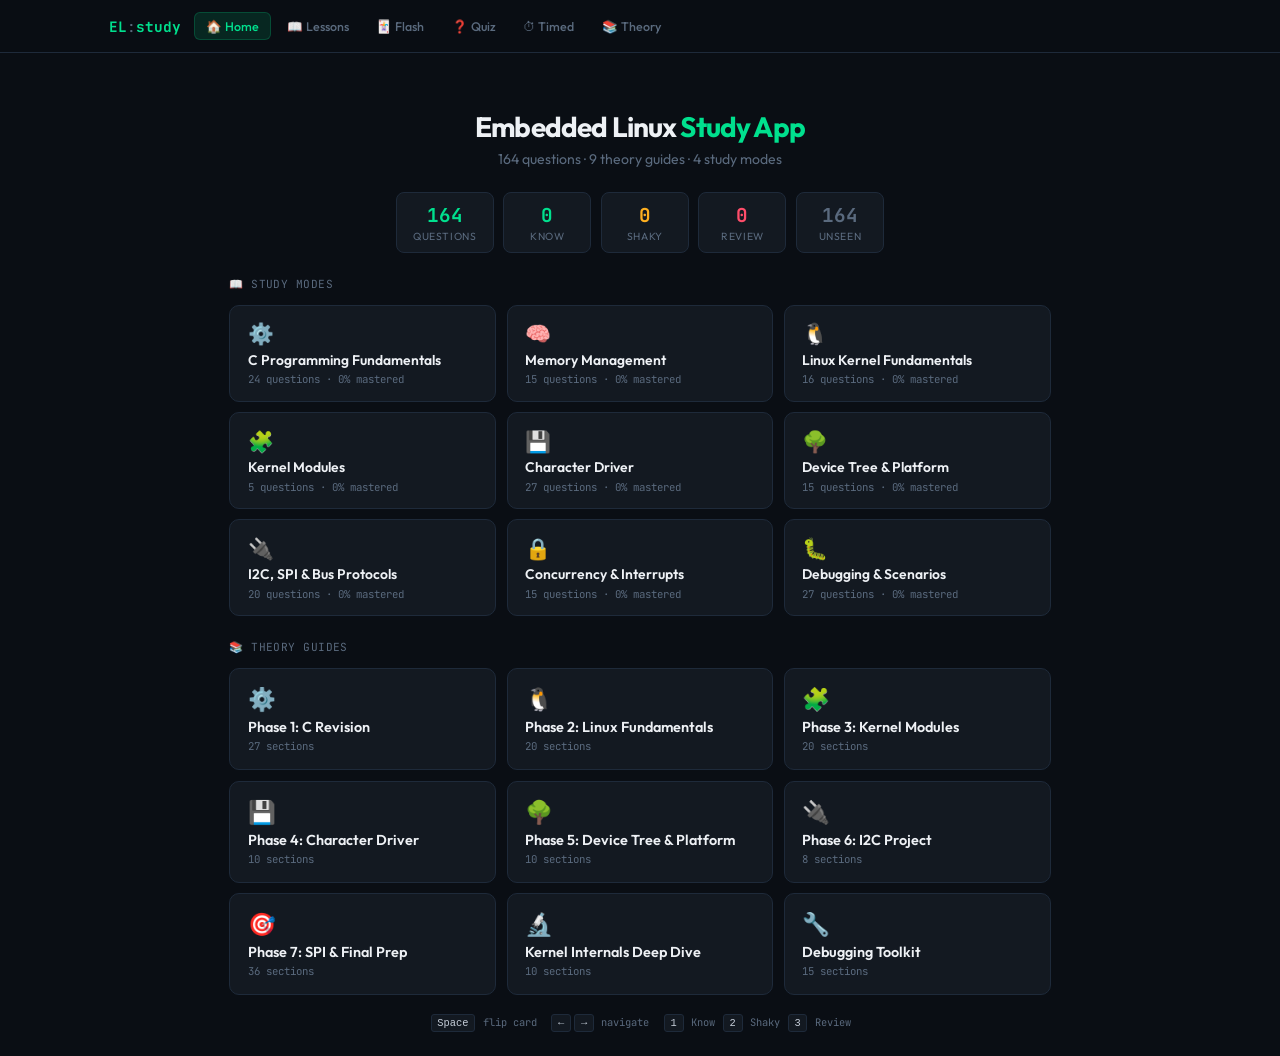
<file: interactive.html>
<!DOCTYPE html>
<html lang="en">
<head>
<meta charset="UTF-8">
<meta name="viewport" content="width=device-width, initial-scale=1.0">
<title>EL:study — Embedded Linux Prep</title>
<link href="https://fonts.googleapis.com/css2?family=JetBrains+Mono:wght@400;500;600;700&family=Outfit:wght@300;400;500;600;700&display=swap" rel="stylesheet">
<style>
:root{
  --bg:#0a0e14;--bg-panel:#0d1117;--bg-card:#131921;--bg-hover:#1a2233;
  --border:#1e2a3a;--border-lit:#2d4a6f;--text:#c5cdd8;--text-dim:#5a6a7e;
  --text-bright:#eef1f5;--green:#00e08e;--green-dim:rgba(0,224,142,.12);
  --amber:#ffb020;--amber-dim:rgba(255,176,32,.12);--red:#ff4d6a;
  --red-dim:rgba(255,77,106,.12);--blue:#3b9eff;--blue-dim:rgba(59,158,255,.1);
  --purple:#b58aff;--font:'Outfit',sans-serif;--mono:'JetBrains Mono',monospace;--r:10px;
}
*,*::before,*::after{box-sizing:border-box;margin:0;padding:0}
html{font-size:16px;scroll-behavior:smooth}
body{font-family:var(--font);background:var(--bg);color:var(--text);min-height:100vh;overflow-x:hidden}
.topbar{position:sticky;top:0;z-index:100;background:rgba(10,14,20,.94);backdrop-filter:blur(16px);border-bottom:1px solid var(--border)}
.topbar-inner{max-width:1100px;margin:0 auto;display:flex;align-items:center;height:52px;gap:.4rem;padding:0 1.2rem;overflow-x:auto}
.logo{font-family:var(--mono);font-weight:700;font-size:.9rem;color:var(--green);cursor:pointer;white-space:nowrap;margin-right:.4rem}
.logo span{color:var(--text-dim);font-weight:400}
nav{display:flex;gap:.2rem}
nav button{font-family:var(--font);font-size:.78rem;font-weight:500;padding:.35rem .7rem;border:1px solid transparent;border-radius:6px;background:none;color:var(--text-dim);cursor:pointer;transition:all .15s;white-space:nowrap}
nav button:hover{color:var(--text);background:var(--bg-hover)}
nav button.active{color:var(--green);background:var(--green-dim);border-color:rgba(0,224,142,.2)}
.main{max-width:860px;margin:0 auto;padding:1.5rem 1.2rem}
.hero{text-align:center;padding:2rem 0 1.5rem}
.hero h1{font-size:1.75rem;font-weight:700;color:var(--text-bright);letter-spacing:-.03em}
.hero h1 em{font-style:normal;color:var(--green)}
.hero p{color:var(--text-dim);font-size:.88rem;margin-top:.4rem}
.stats{display:flex;gap:.6rem;justify-content:center;flex-wrap:wrap;margin-bottom:1.5rem}
.stat{background:var(--bg-card);border:1px solid var(--border);border-radius:8px;padding:.55rem 1rem;text-align:center;min-width:88px}
.stat .num{font-family:var(--mono);font-size:1.2rem;font-weight:700;color:var(--green)}
.stat .label{font-size:.65rem;color:var(--text-dim);text-transform:uppercase;letter-spacing:.06em;margin-top:.1rem}
.sg{display:grid;grid-template-columns:repeat(auto-fill,minmax(210px,1fr));gap:.65rem;margin-bottom:1.5rem}
.sc{background:var(--bg-card);border:1px solid var(--border);border-radius:var(--r);padding:.9rem 1.1rem;cursor:pointer;transition:all .2s;position:relative;overflow:hidden}
.sc:hover{border-color:var(--border-lit);transform:translateY(-2px)}
.sc .ic{font-size:1.3rem;margin-bottom:.3rem}
.sc .ti{font-weight:600;font-size:.87rem;color:var(--text-bright)}
.sc .ct{font-family:var(--mono);font-size:.67rem;color:var(--text-dim);margin-top:.2rem}
.sc .pb{position:absolute;bottom:0;left:0;height:3px;background:var(--green);transition:width .4s}
.filters{display:flex;gap:.3rem;margin-bottom:.9rem;flex-wrap:wrap}
.chip{font-family:var(--mono);font-size:.67rem;padding:.25rem .55rem;border:1px solid var(--border);border-radius:20px;background:none;color:var(--text-dim);cursor:pointer;transition:all .15s}
.chip:hover{border-color:var(--border-lit);color:var(--text)}
.chip.active{border-color:var(--green);color:var(--green);background:var(--green-dim)}
.mode-bar{display:flex;gap:.4rem;margin-bottom:1.2rem;flex-wrap:wrap}
.mbn{font-family:var(--mono);font-size:.73rem;font-weight:500;padding:.4rem .85rem;border:1px solid var(--border);border-radius:8px;background:var(--bg-card);color:var(--text-dim);cursor:pointer;transition:all .15s}
.mbn:hover{border-color:var(--border-lit);color:var(--text)}
.mbn.active{border-color:var(--green);color:var(--green);background:var(--green-dim)}
.fc-prog{display:flex;align-items:center;gap:.7rem;margin-bottom:.9rem;font-family:var(--mono);font-size:.74rem;color:var(--text-dim)}
.fc-prog .bar{flex:1;height:4px;background:var(--border);border-radius:2px;overflow:hidden}
.fc-prog .bf{height:100%;background:var(--green);transition:width .3s;border-radius:2px}
.fcc{perspective:1000px;max-width:660px;margin:0 auto 1rem}
.fc-card{position:relative;width:100%;min-height:290px;cursor:pointer;transition:transform .5s;transform-style:preserve-3d}
.fc-card.flipped{transform:rotateY(180deg)}
.fc-face{position:absolute;inset:0;backface-visibility:hidden;border:1px solid var(--border);border-radius:var(--r);padding:1.7rem 1.7rem 4.5rem;display:flex;flex-direction:column;justify-content:center;overflow-y:auto}
.fc-front{background:linear-gradient(145deg,var(--bg-card),#0f1520)}
.fc-back{background:linear-gradient(145deg,#0b1a10,#0f1520);transform:rotateY(180deg);border-color:rgba(0,224,142,.2)}
.fc-lbl{font-family:var(--mono);font-size:.64rem;font-weight:600;text-transform:uppercase;letter-spacing:.08em;margin-bottom:.6rem}
.fc-front .fc-lbl{color:var(--blue)}
.fc-back .fc-lbl{color:var(--green)}
.fc-q{font-size:1.05rem;font-weight:600;color:var(--text-bright);line-height:1.6}
.fc-a{font-size:.87rem;line-height:1.7}
.fc-a strong{color:var(--text-bright)}
.fc-a code,.fc-deep code,.lb code{font-family:var(--mono);font-size:.8em;background:var(--bg);padding:.1em .32em;border-radius:3px;color:var(--blue)}
.fc-deep{margin-top:.75rem;padding-top:.65rem;border-top:1px solid var(--border);font-size:.82rem;color:var(--text-dim);line-height:1.65}
.fc-fu{margin-top:.65rem;font-size:.79rem;color:var(--amber)}
.fc-fu ul{padding-left:1.1rem}
.fc-fu li{margin-bottom:.2rem}
.fc-tag{font-family:var(--mono);font-size:.62rem;color:var(--text-dim);position:absolute;top:.8rem;right:.8rem;background:var(--bg-hover);padding:.13rem .4rem;border-radius:4px}
.fc-hint{font-size:.74rem;color:var(--text-dim);text-align:center;margin-top:.5rem;font-style:italic}
.fc-actions{display:flex;gap:.4rem;justify-content:center;margin-top:.75rem}
.rb{font-family:var(--mono);font-size:.73rem;font-weight:600;padding:.48rem 1.05rem;border:1px solid var(--border);border-radius:8px;background:var(--bg-card);cursor:pointer;transition:all .15s}
.rb:hover{transform:translateY(-1px)}
.rb.know{color:var(--green);border-color:rgba(0,224,142,.3)}.rb.know:hover{background:var(--green-dim)}
.rb.shaky{color:var(--amber);border-color:rgba(255,176,32,.3)}.rb.shaky:hover{background:var(--amber-dim)}
.rb.miss{color:var(--red);border-color:rgba(255,77,106,.3)}.rb.miss:hover{background:var(--red-dim)}
.fc-nav{display:flex;gap:.4rem;justify-content:center;margin-top:.6rem}
.fc-nav button{font-family:var(--mono);font-size:.79rem;padding:.33rem .85rem;border:1px solid var(--border);border-radius:6px;background:var(--bg-card);color:var(--text-dim);cursor:pointer;transition:all .15s}
.fc-nav button:hover{color:var(--text);border-color:var(--border-lit)}
.fc-nav button:disabled{opacity:.3;cursor:default}
.lesson{background:var(--bg-card);border:1px solid var(--border);border-radius:var(--r);margin-bottom:.65rem;overflow:hidden}
.lh{display:flex;align-items:flex-start;gap:.65rem;padding:.8rem 1.05rem;cursor:pointer;transition:background .15s}
.lh:hover{background:var(--bg-hover)}
.l-num{font-family:var(--mono);font-size:.66rem;font-weight:700;color:var(--bg);background:var(--blue);padding:.17rem .48rem;border-radius:4px;white-space:nowrap;margin-top:.1rem}
.l-title{font-weight:600;font-size:.88rem;color:var(--text-bright);flex:1;line-height:1.45}
.l-badge{font-family:var(--mono);font-size:.61rem;padding:.11rem .36rem;border-radius:4px;border:1px solid;white-space:nowrap;margin-top:.1rem}
.bk{color:var(--green);border-color:rgba(0,224,142,.3);background:var(--green-dim)}
.bs{color:var(--amber);border-color:rgba(255,176,32,.3);background:var(--amber-dim)}
.bm{color:var(--red);border-color:rgba(255,77,106,.3);background:var(--red-dim)}
.l-chev{color:var(--text-dim);transition:transform .2s;font-size:.78rem;margin-top:.15rem}
.lesson.open .l-chev{transform:rotate(90deg)}
.lb{display:none;padding:0 1.05rem 1.05rem;border-top:1px solid var(--border)}
.lesson.open .lb{display:block;padding-top:.85rem}
.ll{font-family:var(--mono);font-size:.61rem;font-weight:600;text-transform:uppercase;letter-spacing:.07em;margin-bottom:.28rem}
.ll-s{color:var(--green)}.ll-d{color:var(--amber)}.ll-f{color:var(--purple)}
.lb p{font-size:.85rem;line-height:1.65;margin-bottom:.32rem}
.lb ul{padding-left:1.1rem;font-size:.83rem;line-height:1.6}
.lb li{margin-bottom:.18rem;color:var(--text-dim)}
.l-rate{display:flex;gap:.32rem;margin-top:.65rem;padding-top:.65rem;border-top:1px solid var(--border)}
.l-rate button{font-family:var(--mono);font-size:.67rem;font-weight:600;padding:.3rem .68rem;border-radius:6px;border:1px solid var(--border);background:none;cursor:pointer;transition:all .15s}
.lr-k{color:var(--green)}.lr-k:hover{background:var(--green-dim);border-color:rgba(0,224,142,.3)}
.lr-s{color:var(--amber)}.lr-s:hover{background:var(--amber-dim);border-color:rgba(255,176,32,.3)}
.lr-m{color:var(--red)}.lr-m:hover{background:var(--red-dim);border-color:rgba(255,77,106,.3)}
.qcard{background:var(--bg-card);border:1px solid var(--border);border-radius:var(--r);padding:1.4rem 1.65rem;margin-bottom:1.2rem;max-width:660px;margin-left:auto;margin-right:auto}
.qq{font-size:1rem;font-weight:600;color:var(--text-bright);margin-bottom:1.1rem;line-height:1.6}
.qopts{display:flex;flex-direction:column;gap:.42rem}
.qo{font-size:.86rem;padding:.62rem .9rem;border:1px solid var(--border);border-radius:8px;background:var(--bg-panel);color:var(--text);cursor:pointer;transition:all .15s;text-align:left}
.qo:hover{border-color:var(--border-lit);background:var(--bg-hover)}
.qo.correct{border-color:var(--green);background:var(--green-dim);color:var(--green);pointer-events:none}
.qo.wrong{border-color:var(--red);background:var(--red-dim);color:var(--red);pointer-events:none}
.qo.disabled{pointer-events:none;opacity:.55}
.q-reveal{margin-top:.85rem;padding:.85rem;background:rgba(0,224,142,.04);border:1px solid rgba(0,224,142,.13);border-radius:8px;font-size:.83rem;line-height:1.65}
.q-score{text-align:center;padding:2.5rem}
.q-score .big{font-family:var(--mono);font-size:2.5rem;font-weight:700;color:var(--green)}
.timer-wrap{display:flex;align-items:center;gap:.85rem;justify-content:center;margin-bottom:1.15rem;flex-wrap:wrap}
.t-display{font-family:var(--mono);font-size:2rem;font-weight:700;color:var(--amber);min-width:78px;text-align:center;transition:color .3s}
.t-display.exp{color:var(--red)}
.tbtn{font-family:var(--mono);font-size:.72rem;padding:.38rem .75rem;border:1px solid var(--border);border-radius:6px;background:var(--bg-card);color:var(--text-dim);cursor:pointer;transition:all .15s}
.tbtn:hover{border-color:var(--amber);color:var(--amber)}
.t-hint{font-size:.76rem;color:var(--text-dim);text-align:center;margin-bottom:.95rem;font-style:italic}
.kbh{display:flex;gap:.8rem;justify-content:center;font-family:var(--mono);font-size:.65rem;color:var(--text-dim);margin-top:.85rem;flex-wrap:wrap}
.kbh kbd{display:inline-block;padding:.11rem .36rem;border:1px solid var(--border);border-radius:3px;background:var(--bg-card);color:var(--text);margin:0 .1rem;font-size:.65rem}
.prio{display:inline-flex;align-items:center;font-family:var(--mono);font-size:.6rem;padding:.13rem .42rem;border-radius:4px;margin-left:.3rem;vertical-align:middle}
.pm{background:rgba(255,77,106,.1);color:var(--red);border:1px solid rgba(255,77,106,.22)}
@media(max-width:640px){
  .hero h1{font-size:1.3rem}.main{padding:1rem .8rem}
  .sg{grid-template-columns:1fr 1fr}.fc-face{padding:1.4rem 1.1rem 4rem}
  .fc-q{font-size:.95rem}.kbh{display:none}
}
@keyframes fu{from{opacity:0;transform:translateY(7px)}to{opacity:1;transform:translateY(0)}}
.fu{animation:fu .28s ease-out}


/* THEORY */
.theory-grid{display:grid;grid-template-columns:repeat(auto-fill,minmax(240px,1fr));gap:.65rem;margin-bottom:1.2rem}
.tcard{background:var(--bg-card);border:1px solid var(--border);border-radius:var(--r);padding:1rem 1.1rem;cursor:pointer;transition:all .2s;position:relative;overflow:hidden}
.tcard:hover{border-color:var(--border-lit);transform:translateY(-2px)}
.tcard .ic{font-size:1.4rem;margin-bottom:.3rem}
.tcard .ti{font-weight:600;font-size:.9rem;color:var(--text-bright)}
.tcard .ct{font-family:var(--mono);font-size:.67rem;color:var(--text-dim);margin-top:.2rem}

/* Theory reader */
.treader{max-width:760px;margin:0 auto}
.t-back{font-family:var(--mono);font-size:.73rem;padding:.35rem .7rem;border:1px solid var(--border);border-radius:6px;background:var(--bg-card);color:var(--text-dim);cursor:pointer;margin-bottom:1rem;transition:all .15s}
.t-back:hover{border-color:var(--border-lit);color:var(--text)}
.t-title{font-size:1.3rem;font-weight:700;color:var(--text-bright);margin-bottom:1.2rem;letter-spacing:-.02em}
.t-section{background:var(--bg-card);border:1px solid var(--border);border-radius:var(--r);margin-bottom:.6rem;overflow:hidden}
.t-sh{display:flex;align-items:center;gap:.6rem;padding:.75rem 1.1rem;cursor:pointer;transition:background .15s}
.t-sh:hover{background:var(--bg-hover)}
.t-sh-text{font-weight:600;font-size:.88rem;color:var(--text-bright);flex:1}
.t-chev{color:var(--text-dim);transition:transform .2s;font-size:.75rem}
.t-section.open .t-chev{transform:rotate(90deg)}
.t-sb{display:none;padding:0 1.1rem 1.1rem;border-top:1px solid var(--border)}
.t-section.open .t-sb{display:block;padding-top:.9rem}
.t-sb p{font-size:.85rem;line-height:1.7;color:var(--text);margin-bottom:.5rem}
.t-sb code{font-family:var(--mono);font-size:.8em;background:var(--bg);padding:.1em .3em;border-radius:3px;color:var(--blue)}
.t-sb strong,.t-sb b{color:var(--text-bright)}
.t-sb pre,.t-codeblock{font-family:var(--mono);font-size:.76em;background:#0b0f18;border:1px solid var(--border-lit);border-radius:8px;padding:.9rem 1.1rem;margin:.6rem 0;overflow-x:auto;line-height:1.55;color:#c9d1d9;white-space:pre}
.t-sb ul,.t-sb ol{padding-left:1.3rem;margin:.3rem 0}
.t-sb li{font-size:.84rem;line-height:1.65;margin-bottom:.18rem;color:var(--text-dim)}
.t-sb .bullet{color:var(--green);font-size:.75rem;margin-right:.3rem}

</style>
</head>
<body>
<div class="topbar">
  <div class="topbar-inner">
    <div class="logo" onclick="showHome()">EL<span>:</span>study</div>
    <nav>
      <button id="nb-home"    class="active" onclick="showHome()">&#127968; Home</button>
      <button id="nb-lessons"               onclick="startMode('lessons')">&#128214; Lessons</button>
      <button id="nb-flash"                 onclick="startMode('flash')">&#127183; Flash</button>
      <button id="nb-quiz"                  onclick="startMode('quiz')">&#10067; Quiz</button>
      <button id="nb-timer"                 onclick="startMode('timer')">&#9201; Timed</button>
      <button id="nb-theory"               onclick="showHome()">&#128218; Theory</button>
    </nav>
  </div>
</div>
<div class="main" id="app"></div>
<script>

const SECTIONS=[
  {id:'c',     icon:'⚙️',  title:'C Programming Fundamentals'},
  {id:'mem',   icon:'🧠',  title:'Memory Management'},
  {id:'linux', icon:'🐧',  title:'Linux Kernel Fundamentals'},
  {id:'kmod',  icon:'🧩',  title:'Kernel Modules'},
  {id:'char',  icon:'💾',  title:'Character Driver'},
  {id:'dt',    icon:'🌳',  title:'Device Tree & Platform'},
  {id:'bus',   icon:'🔌',  title:'I2C, SPI & Bus Protocols'},
  {id:'conc',  icon:'🔒',  title:'Concurrency & Interrupts'},
  {id:'debug', icon:'🐛',  title:'Debugging & Scenarios'},
];

const Q=[
{s:'c',p:0,q:'What is the difference between an array and a pointer in C?',a:'An array is a fixed-size contiguous collection of elements, while a pointer is a variable that stores an address. Arrays often decay to pointers when passed to functions, but they are not the same thing.',d:'If `int arr[10];`, then `arr` is storage for 10 integers. If `int *p = arr;`, then `p` only stores the address of the first element. `sizeof(arr)` gives the total size of the array, but `sizeof(p)` gives the size of the pointer itself. This matters in embedded and kernel code because confusing arrays and pointers often leads to buffer bugs.',f:['What does array-to-pointer decay mean?','What is the difference between `sizeof(arr)` and `sizeof(p)`?','Why is this important in function parameters?']},
{s:'c',p:1,q:'What is `volatile` and why is it important in embedded systems?',a:'`volatile` tells the compiler that a variable may change unexpectedly, so it must not optimize away accesses to it. It is commonly used for hardware registers and variables affected by interrupts.',d:'In embedded programming, hardware registers can change outside normal program flow, so repeated reads must actually happen. `volatile` prevents the compiler from caching or removing those reads and writes. But `volatile` is not a lock, does not make code thread-safe, and does not replace proper synchronization.',f:['Where would you use `volatile`?','Why is `volatile` not enough for multithreading?','Should every shared variable be `volatile`?']},
{s:'c',p:1,q:'What is structure padding and alignment?',a:'Compilers insert padding inside structures so members are aligned according to architecture rules. This improves access efficiency but may make the structure bigger than the sum of its fields.',d:'For example, an `int` may require 4-byte alignment, so if a `char` appears before it, the compiler may insert extra bytes in between. This matters in embedded systems when working with hardware registers, binary protocols, or DMA descriptors. If you ignore padding, you may misread data layouts or corrupt protocol structures.',f:['Why does the compiler add padding?','How can you inspect structure size?','When is packed layout needed, and what are the risks?']},
{s:'c',p:1,q:'What are function pointers, and why are they important in Linux kernel code?',a:'A function pointer stores the address of a function and lets code call it indirectly. The kernel uses them heavily for callbacks and operation tables.',d:'In Linux drivers, structures like `file_operations` contain function pointers for `open`, `read`, `write`, `ioctl`, and `poll`. This allows the kernel to call driver-specific behavior through a common interface. Function pointers are also used in interrupt handlers, timers, workqueues, and many subsystems.',f:['Where do function pointers appear in drivers?','Why are they better than a giant `switch` in many designs?','What is the syntax for a simple function pointer?']},
{s:'linux',p:0,q:'What is the difference between user space and kernel space?',a:'User space runs normal applications with restricted privileges, while kernel space runs the operating system core and drivers with full hardware access.',d:'This separation improves security and stability. Applications cannot directly touch hardware or kernel memory; they must go through system calls. Drivers live in kernel space because they need direct access to devices, interrupts, memory-mapped I/O, and privileged kernel APIs.',f:['Why is this separation necessary?','How does user space request kernel services?','What happens if kernel code has a bug?']},
{s:'linux',p:1,q:'What is a system call?',a:'A system call is the controlled interface through which a user-space program requests a service from the kernel.',d:'Examples include `open`, `read`, `write`, `mmap`, `fork`, and `ioctl`. When a program makes a system call, the CPU switches into kernel mode, the kernel validates the request, performs the operation, and then returns back to user space. In driver interviews, this is important because user programs reach drivers through kernel-managed interfaces like file operations.',f:['What is the path from `read()` in user space to a driver?','Why can&rsquo;t user space directly call kernel functions?','What is `ioctl()` used for?']},
{s:'linux',p:0,q:'What is the difference between a process and a thread?',a:'A process has its own virtual address space, while threads within the same process share memory and resources but have separate stacks and registers.',d:'Processes are heavier because they isolate memory and resources. Threads are lighter and useful when tasks within one application need to run concurrently and share data. In interviews, this question often leads into synchronization, race conditions, and the mapping between user-space threads and kernel concurrency concepts.',f:['Why are threads lighter than processes?','What resources are shared between threads?','When would you prefer threads over processes?']},
{s:'linux',p:0,q:'Explain `fork()`, `exec()`, and copy-on-write.',a:'`fork()` creates a new process, `exec()` replaces the current process image with a new program, and copy-on-write is the optimization that makes `fork()` efficient.',d:'After `fork()`, parent and child initially share the same memory pages as read-only. If either side writes to a page, the kernel creates a private copy of that page. `exec()` does not create a new process; it replaces the current program with a different executable. These concepts matter in Linux fundamentals and show how the kernel manages process creation efficiently.',f:['What stays the same after `exec()`?','Why is `fork()` not as expensive as a full memory copy?','What is a typical `fork()` + `exec()` workflow?']},
{s:'linux',p:1,q:'What is the difference between `mmap()` and `ioremap()`?',a:'`mmap()` is a user-space system call for mapping memory into a process address space, while `ioremap()` is a kernel function used by drivers to map physical I/O memory into kernel virtual address space.',d:'`mmap()` is often used for files, shared memory, and sometimes device memory exposed to user space. `ioremap()` is used inside drivers for accessing MMIO registers of hardware devices. Both deal with mapping memory, but they operate in different contexts and for different users.',f:['Why can&rsquo;t a driver directly dereference a physical address?','Where would `mmap()` appear in a character driver?','What APIs are used after `ioremap()`?']},
{s:'linux',p:0,q:'Explain the embedded Linux boot flow.',a:'A typical embedded Linux boot flow is: BootROM → bootloader like U-Boot → kernel → initramfs or root filesystem → init process.',d:'The SoC starts with BootROM, which loads a bootloader from flash, SD, or another source. The bootloader initializes basic hardware, loads the kernel image, Device Tree Blob, and sometimes initramfs, and passes boot arguments. Then the kernel initializes subsystems, mounts a temporary or final root filesystem, and starts `init` or another first userspace process.',f:['What does U-Boot do?','What is initramfs?','What is the role of the Device Tree Blob?']},
{s:'kmod',p:0,q:'What is a kernel module?',a:'A kernel module is code that can be loaded into or removed from the kernel at runtime.',d:'Modules are commonly used for device drivers, filesystems, and protocol support. They let you add functionality without rebuilding the entire kernel. A module usually has an initialization function and an exit function, declared using `module_init()` and `module_exit()`.',f:['What is the difference between a built-in driver and a module?','Why are modules useful during development?','What commands are used to load and unload a module?']},
{s:'kmod',p:1,q:'What is the difference between `insmod` and `modprobe`?',a:'`insmod` loads a module directly by filename, while `modprobe` loads a module by name and also resolves dependencies automatically.',d:'`insmod` is a simple low-level tool and does not handle dependencies. `modprobe` consults module dependency information and is generally the preferred command on real systems. If a module fails to load, `dmesg` is often the first place to check for errors like unresolved symbols or vermagic mismatch.',f:['What is vermagic?','Why might a module fail to load?','When would you use `modprobe` instead of `insmod`?']},
{s:'kmod',p:1,q:'What is the difference between `kmalloc()`, `kzalloc()`, and `vmalloc()`?',a:'`kmalloc()` allocates physically contiguous memory, `kzalloc()` does the same but zero-initializes it, and `vmalloc()` allocates virtually contiguous memory that may not be physically contiguous.',d:'`kmalloc()` is the most common allocator for small driver structures. `kzalloc()` is often preferred because it avoids uninitialized fields. `vmalloc()` is useful for larger allocations where physical contiguity is not required, but it is slower and unsuitable for many DMA use cases.',f:['Why is physical contiguity sometimes important?','When would `vmalloc()` be a bad choice?','Why is `kzalloc()` often safer than `kmalloc()`?']},
{s:'kmod',p:1,q:'What are `GFP_KERNEL` and `GFP_ATOMIC`?',a:'They are memory allocation flags. `GFP_KERNEL` is used when sleeping is allowed, and `GFP_ATOMIC` is used when sleeping is not allowed.',d:'`GFP_KERNEL` is the normal choice in process context because the allocator may block and reclaim memory. `GFP_ATOMIC` is used in interrupt context or while holding a spinlock, where sleeping would be illegal. Using the wrong flag can lead to failures or serious kernel bugs.',f:['In which context is `GFP_ATOMIC` required?','Why can&rsquo;t allocation sleep in interrupt context?','What is process context versus atomic context?']},
{s:'kmod',p:0,q:'Why does kernel code often use `goto` for cleanup?',a:'Kernel code uses `goto` cleanup to handle errors cleanly when multiple resources are allocated in sequence.',d:'If a driver allocates memory, maps registers, requests an IRQ, and then fails later, it must release earlier resources in reverse order. Without `goto`, cleanup logic gets duplicated and becomes error-prone. The `goto` cleanup pattern centralizes resource release and makes failure paths easier to maintain.',f:['Why is this pattern common in `probe()`?','Why is duplicated cleanup code risky?','How do `devm_*` APIs reduce cleanup code?']},
{s:'char',p:0,q:'What is a character device driver?',a:'A character device driver provides stream-oriented access to a device through file operations such as `open`, `read`, `write`, and `ioctl`.',d:'Character devices are exposed through device nodes under `/dev`. User space interacts with them using normal file APIs, and the kernel routes those operations into the driver&rsquo;s `file_operations` table. Many custom embedded drivers begin as character drivers because they are simple and flexible.',f:['What is the difference between character and block devices?','Where does the device node come from?','Why are character drivers common in teaching and interviews?']},
{s:'char',p:1,q:'What are major and minor numbers?',a:'The major number identifies the driver, and the minor number identifies a specific device instance handled by that driver.',d:'This allows one driver to manage multiple devices. The device number is stored in `dev_t`, and helper macros like `MAJOR()`, `MINOR()`, and `MKDEV()` are used to work with it. In a multi-instance driver, the minor number often helps locate per-device private data.',f:['What is `dev_t`?','How do you allocate device numbers?','How can one driver support multiple devices?']},
{s:'char',p:1,q:'What are `cdev` and `file_operations`?',a:'`cdev` represents a character device in the kernel, and `file_operations` is the table of callbacks that defines how that device behaves.',d:'When user space opens a device node, the VFS uses the registered `cdev` to find the driver&rsquo;s `file_operations`. These callbacks implement methods like `open`, `release`, `read`, `write`, `unlocked_ioctl`, and `poll`. This is one of the most important driver concepts to understand clearly for interviews.',f:['What callback is called when a user runs `read()`?','Where is the driver&rsquo;s private state usually stored?','Why are function pointers central here?']},
{s:'char',p:1,q:'Why do drivers use `copy_to_user()` and `copy_from_user()`?',a:'Drivers use them to safely transfer data between kernel space and user space.',d:'The kernel cannot trust or directly dereference user pointers because user memory may be invalid, unmapped, or malicious. `copy_to_user()` and `copy_from_user()` perform controlled access across the boundary. This is a very common interview question because it checks whether you understand the user-kernel memory separation.',f:['Why is direct access to user pointers unsafe?','What happens if the copy fails?','Where would you use these functions in a character driver?']},
{s:'char',p:1,q:'What is `ioctl()` and when would you use it?',a:'`ioctl()` is used for device-specific control operations that do not fit naturally into `read()` or `write()`.',d:'Examples include resetting a device, changing configuration, reading status, or issuing commands. In Linux drivers, `ioctl` commands are usually defined with macros like `_IO`, `_IOR`, and `_IOW`. Good drivers use `ioctl()` only when the operation really is control-oriented and does not map well to data streaming.',f:['What is the difference between `_IO`, `_IOR`, and `_IOW`?','When should you avoid `ioctl()`?','Could sysfs be a better choice in some cases?']},
{s:'char',p:1,q:'How do you implement a blocking `read()` in a driver?',a:'If data is not available, the process sleeps on a wait queue until the device or another context makes data available and wakes it up.',d:'A blocking `read()` should not spin in a loop. Instead, it should check whether data is available, call `wait_event_interruptible()` or a similar API if not, and wake up later when the condition becomes true. This is a core driver concurrency pattern and is far more interview-relevant than advanced user-space thread pools.',f:['What is a wait queue?','Why is blocking better than busy-waiting?','What should happen if the process receives a signal while waiting?']},
{s:'char',p:1,q:'What is `.poll()` in a driver?',a:'`.poll()` reports whether a device is ready for reading, writing, or other events, enabling user-space APIs like `poll()`, `select()`, and `epoll()`.',d:'The driver&rsquo;s `.poll()` implementation typically registers a wait queue and returns a bitmask indicating readiness. This lets user space efficiently monitor multiple descriptors instead of blocking blindly on one `read()`. If you add blocking I/O to a character driver, knowing how `.poll()` fits in is a strong plus in interviews.',f:['How is `.poll()` different from `read()`?','What does `O_NONBLOCK` change?','Why is `.poll()` useful in real applications?']},
{s:'dt',p:0,q:'Why does Device Tree exist?',a:'Device Tree separates hardware description from driver code so the same kernel can work across multiple boards without hardcoding platform details into drivers.',d:'Instead of embedding addresses, IRQs, GPIOs, clocks, and compatible strings directly in code, those details are described in a data structure that the kernel parses at boot. Drivers then match devices using `compatible` strings and fetch resources from the tree. This is essential in embedded Linux, especially on ARM-based systems.',f:['What hardware details are typically stored in DT?','What is a `compatible` string?','Why is this approach better than hardcoded board files?']},
{s:'dt',p:1,q:'What is a `compatible` string, and how does matching happen?',a:'A `compatible` string identifies the hardware type, and the kernel matches it against a driver&rsquo;s `of_match_table`.',d:'For example, a DT node may contain `compatible = "vendor,my-device";`. The driver exposes a list of supported strings, and if a match is found, the kernel binds the device to that driver and calls `probe()`. If the strings do not match exactly, `probe()` will never be called.',f:['What should you check if `probe()` is not called?','Can one driver support multiple `compatible` strings?','How does this differ from I2C device ID matching?']},
{s:'dt',p:0,q:'What are the `reg`, `interrupts`, and phandle-style properties used for?',a:'`reg` describes memory-mapped register ranges, `interrupts` describes interrupt wiring, and phandle references connect one DT node to another resource provider like a GPIO controller or clock provider.',d:'A driver uses these properties to discover hardware resources without hardcoding them. For example, `reg` is used with resource mapping APIs, `interrupts` leads to IRQ lookup, and a phandle may connect the device to clocks, regulators, GPIO controllers, or pinctrl settings. Understanding these properties makes DT discussions much easier in interviews.',f:['How does a driver get the register base from `reg`?','How does a driver get an IRQ from the DT?','What kinds of things are usually referenced by phandles?']},
{s:'dt',p:1,q:'What is a platform driver, and what usually happens in `probe()`?',a:'A platform driver handles non-discoverable SoC or board-integrated devices, and `probe()` is where the driver acquires resources, initializes hardware, and registers its interfaces.',d:'In `probe()`, a platform driver commonly allocates private data, maps MMIO registers with `devm_platform_ioremap_resource()`, gets IRQs with `platform_get_irq()`, requests clocks or GPIOs, initializes the device, and registers with a subsystem or creates user interfaces. If something fails, it returns an error and performs cleanup or relies on `devm_*` helpers.',f:['What kinds of devices use platform drivers?','What is `devm_platform_ioremap_resource()`?','Why is `probe()` such an important function?']},
{s:'dt',p:1,q:'What is `-EPROBE_DEFER` and when is it used?',a:'`-EPROBE_DEFER` tells the kernel that a driver&rsquo;s dependency is not ready yet and that probing should be tried again later.',d:'This happens when a device depends on another provider such as a clock, regulator, GPIO controller, reset controller, or other subsystem that has not finished registering. Returning `-EPROBE_DEFER` is the correct way to handle this dependency ordering issue.',f:['What dependencies commonly cause deferred probing?','Why is returning a hard failure wrong in this case?','How would you debug repeated probe deferrals?']},
{s:'bus',p:0,q:'What is the difference between I2C and SPI?',a:'I2C uses two shared wires and addressing, while SPI uses separate clock/data lines and chip-select signals and is usually faster.',d:'I2C is common for sensors, EEPROMs, RTCs, and low-speed peripherals because it uses fewer wires and allows multiple devices on the same bus by address. SPI is often used for flash, displays, ADCs, and other higher-speed devices because it offers higher throughput. Interviewers often ask this to see if you can choose the right bus for a use case.',f:['When would you choose I2C over SPI?','What are ACK and NACK in I2C?','What are CPOL and CPHA in SPI?']},
{s:'bus',p:0,q:'Explain the Linux I2C model: adapter, client, and driver.',a:'The adapter is the I2C controller, the client is a device on the bus, and the driver is the software that handles that device.',d:'The adapter represents the hardware bus controller. The client represents a specific device at a specific address on that bus. The driver binds to that client, typically through Device Tree matching, and uses APIs like `i2c_smbus_read_byte_data()` or `i2c_smbus_write_byte_data()` to talk to the device.',f:['What is an `i2c_client`?','How does DT matching work for I2C drivers?','What are SMBus helper APIs?']},
{s:'bus',p:0,q:'Why is subsystem integration like `hwmon` preferred in sensor drivers?',a:'Subsystem integration gives a standard user-space interface and makes drivers more maintainable and consistent with the rest of Linux.',d:'Instead of inventing a custom `/dev` interface or custom sysfs layout, a temperature sensor driver can register with `hwmon`, which automatically exposes standard attributes like `temp1_input`. This is better for tooling, userspace compatibility, and code quality.',f:['What kinds of subsystems exist besides `hwmon`?','Why is a subsystem often better than a custom character device?','What does a sensor driver still need to implement after joining `hwmon`?']},
{s:'bus',p:1,q:'What is the difference between process context and interrupt context?',a:'Process context is normal schedulable task context where sleeping is usually allowed, while interrupt context is time-sensitive and must not sleep.',d:'Code running due to system calls, kernel threads, or workqueues usually runs in process context. Interrupt handlers run in interrupt context and must complete quickly because they are handling urgent events. This distinction determines what locks, memory allocation flags, and APIs are safe to use.',f:['Why can&rsquo;t you sleep in interrupt context?','Which allocation flags are safe in interrupt context?','Is a workqueue process context or interrupt context?']},
{s:'bus',p:1,q:'What is the difference between a mutex and a spinlock?',a:'A mutex is a sleeping lock used in process context, while a spinlock is a busy-wait lock used when sleeping is not allowed, such as atomic or interrupt context.',d:'Use a mutex for longer critical sections where blocking is acceptable. Use a spinlock for short critical sections where the code cannot sleep. A common interview trap is to ask whether a mutex can be used in interrupt context; the correct answer is no, because mutex acquisition may sleep.',f:['Why is sleeping while holding a spinlock wrong?','When would you use `spin_lock_irqsave()`?','If data is shared between process context and IRQ context, what kind of protection is common?']},
{s:'conc',p:1,q:'What are top half, threaded IRQ, and workqueue?',a:'The top half is the immediate interrupt handler, a threaded IRQ defers heavier work to a schedulable thread, and a workqueue defers work to process context.',d:'A top half should do only urgent work like acknowledging the interrupt and capturing minimal state. If more work is needed and it may sleep, a threaded IRQ or workqueue is used. Modern driver design often prefers a small hard IRQ handler plus a threaded IRQ handler, because real device handling often needs APIs that are not safe in hard interrupt context.',f:['Why should the top half be short?','When would you prefer threaded IRQ over workqueue?','Can a threaded IRQ sleep?']},
{s:'conc',p:1,q:'How would you debug if your driver&rsquo;s `probe()` is not getting called?',a:'First check whether the driver loaded, whether the DT `compatible` string matches, and whether the device node is enabled.',d:'First check whether the driver loaded, whether the DT `compatible` string matches, and whether the device node is enabled.',f:['What if the module loaded but `probe()` still never runs?','How would you detect repeated probe deferral?','What sysfs paths can help inspect device-driver binding?']},
{s:'conc',p:1,q:'How would you debug a module that fails to load?',a:'Start with `dmesg`, then check for symbol errors, vermagic mismatch, invalid parameters, missing dependencies, or code paths that fail during initialization.',d:'Many module load problems are explained clearly in kernel logs. Common causes include unresolved symbols, wrong kernel version, missing exported symbols, bad module parameters, or crashes during `init`. The key interview point is not memorizing every failure, but showing that your first move is to inspect logs and reason systematically.',f:['What is vermagic mismatch?','What is the difference between `insmod` failure and runtime probe failure?','Why is `dmesg` usually the first step?']},
{s:'conc',p:0,q:'Walk me through your driver project.',a:'Start from the user-visible goal, then explain architecture, data flow, synchronization, error handling, and how you tested and debugged it.',d:'Interviewers care less about fancy wording and more about whether you truly understand your own code.',f:['What was the hardest bug you hit?','Why did you choose that synchronization mechanism?','If you had more time, what would you improve?']},
{s:'debug',p:0,q:'A kernel module is not loading. How would you debug it?',a:'First I would check `dmesg`, because kernel logs usually show the real reason such as symbol mismatch, vermagic issue, bad parameters, or init failure.',d:'In driver development, `dmesg` is usually the fastest way to understand why loading failed.',f:['What is vermagic mismatch?','What is the difference between `insmod` and `modprobe` here?','What if the module loads but the device still does not work?']},
{s:'debug',p:1,q:'Your driver module loads, but `probe()` is never called. What would you check?',a:'I would check whether the device was actually created or described correctly, whether the `compatible` string matches, and whether the driver is registered on the correct bus.',d:'If this is an I2C driver, I would also check whether the I2C device exists on the expected bus and address.',f:['What is `of_match_table`?','What is `-EPROBE_DEFER`?','How would you check device-driver binding in sysfs?']},
{s:'debug',p:1,q:'`probe()` is called, but it fails. How would you debug that?',a:'I would add clear logs inside `probe()` and identify exactly which resource acquisition or initialization step is failing.',d:'Most probe failures happen due to bad DT data, missing dependencies, or incorrect assumptions about hardware state.',f:['Which APIs in `probe()` commonly return error pointers?','Why is structured logging important?','Why are cleanup paths critical here?']},
{s:'debug',p:0,q:'Device node under `/dev` is not created. What would you check?',a:'I would check whether device number allocation, `cdev_add`, `class_create`, and `device_create` all succeeded, and then inspect `dmesg`.',d:'If `/dev` entry is missing, then one of those steps likely failed. I would also check whether user-space device management like `udev` or `mdev` is present if the system depends on it.',f:['What are major and minor numbers?','Does `cdev_add()` itself create `/dev`?','What is the role of `class_create()` and `device_create()`?']},
{s:'debug',p:0,q:'`read()` blocks forever in your driver. How would you debug that?',a:'I would check whether the condition for waking the wait queue is ever becoming true and whether the wake-up path is actually executed.',d:'I would check whether the condition for waking the wait queue is ever becoming true and whether the wake-up path is actually executed.',f:['What is a wait queue?','Why must the wait condition be checked carefully?','How would non-blocking mode behave differently?']},
{s:'debug',p:1,q:'`poll()` is not working correctly. How would you think about it?',a:'I would check whether the driver correctly registers the wait queue with `poll_wait()` and returns the right readiness mask when data is available.',d:'I would verify whether the device should report readable, writable, or error conditions and whether those states match the driver&rsquo;s internal buffer or event flags.',f:['What is the difference between `.poll()` and `read()`?','What readiness bits are commonly returned?','Why is `.poll()` important for real applications?']},
{s:'debug',p:1,q:'Interrupt is registered, but it never fires. What would you check?',a:'I would check DT interrupt configuration, hardware enable path, and `/proc/interrupts` to confirm whether the IRQ is actually arriving.',d:'Often the problem is not in the handler code but in DT, pin configuration, or hardware enable sequence.',f:['What does `/proc/interrupts` show?','Why do trigger type and polarity matter?','What if the interrupt count increases but the handler logic still seems wrong?']},
{s:'debug',p:1,q:'Your I2C driver probes, but communication with the device fails. How do you debug it?',a:'I would check bus number, device address, DT data, pull-ups, and the actual register read/write return values.',d:'I2C issues are often caused by wrong address, missing pull-ups, bad wiring, or using the wrong register access pattern.',f:['What tools help debug I2C from Linux?','What is the difference between raw I2C and SMBus helper APIs?','Why might a sensor ACK but still return wrong data?']},
{s:'debug',p:0,q:'The kernel crashes with an oops after loading your driver. What would you do?',a:'I would read the oops carefully, identify the failing function and address, and relate it to the recent code path such as probe, read, interrupt, or cleanup.',d:'Tools like `addr2line` with the module&rsquo;s debug symbols can convert a crash address into a source line. If a crash is reproducible, adding `pr_debug()` before and after suspicious lines helps narrow it down.',f:['What is a kernel oops vs a kernel panic?','How would you use `addr2line` with a module?','Can the system continue after an oops?','20-second short answer']},
{s:'c',p:1,q:'What is the difference between stack and heap? How does this relate to kernel programming?',a:'Stack: auto-allocated, LIFO, ~8MB user / 8-16KB kernel. Heap: manual via malloc, unlimited. In kernel: NO malloc — use kmalloc (slab allocator). Kernel stack is extremely limited, so never declare large local arrays.',d:'Stack: auto-allocated, LIFO, ~8MB user / 8-16KB kernel. Heap: manual via malloc, unlimited. In kernel: NO malloc — use kmalloc (slab allocator). Kernel stack is extremely limited, so never declare large local arrays.',f:['Explain in your own words.','When would this matter in a real driver?','How would you verify this in practice?']},
{s:'c',p:1,q:'What is a memory leak? How do you detect one in kernel space?',a:'Memory allocated but never freed. User: valgrind, ASan. Kernel: `CONFIG_DEBUG_KMEMLEAK` — kmemleak scans memory for unreferenced allocations. Also: `cat /proc/slab_allocators`.',d:'Memory allocated but never freed. User: valgrind, ASan. Kernel: `CONFIG_DEBUG_KMEMLEAK` — kmemleak scans memory for unreferenced allocations. Also: `cat /proc/slab_allocators`.',f:['Explain in your own words.','When would this matter in a real driver?','How would you verify this in practice?']},
{s:'c',p:1,q:'What is the `container_of` macro? Give a kernel use case.',a:'Given pointer to member, returns pointer to enclosing struct: `container_of(ptr, type, member)`. Used in kernel linked lists: you embed `struct list_head` in your struct, then recover your struct from the list node pointer. Also used in `cdev` → your device struct in driver&rsquo;s open().',d:'Given pointer to member, returns pointer to enclosing struct: `container_of(ptr, type, member)`. Used in kernel linked lists: you embed `struct list_head` in your struct, then recover your struct from the list node pointer. Also used in `cdev` → your device struct in driver&rsquo;s open().',f:['Explain in your own words.','When would this matter in a real driver?','How would you verify this in practice?']},
{s:'c',p:1,q:'Explain `volatile` keyword and when to use it.',a:'Tells compiler: don&rsquo;t optimize accesses, always read from memory. Use for: memory-mapped hardware registers, variables shared with ISR, signal handlers. In kernel: I/O accessors (`readl()`/`writel()`) include barriers, so `volatile` is less common but `volatile` is needed for direct MMIO pointers.',d:'Tells compiler: don&rsquo;t optimize accesses, always read from memory. Use for: memory-mapped hardware registers, variables shared with ISR, signal handlers. In kernel: I/O accessors (`readl()`/`writel()`) include barriers, so `volatile` is less common but `volatile` is needed for direct MMIO pointers.',f:['Explain in your own words.','When would this matter in a real driver?','How would you verify this in practice?']},
{s:'c',p:0,q:'What is `restrict` keyword?',a:'Promise to compiler that a pointer is the only way to access that memory. Enables better optimization. Used in: `memcpy(void * restrict dest, const void * restrict src, size_t n)` — guarantees no overlap.',d:'Promise to compiler that a pointer is the only way to access that memory. Enables better optimization. Used in: `memcpy(void * restrict dest, const void * restrict src, size_t n)` — guarantees no overlap.',f:['Explain in your own words.','When would this matter in a real driver?','How would you verify this in practice?']},
{s:'c',p:0,q:'Explain the difference between `sizeof` and `strlen`.',a:'`sizeof`: compile-time operator, gives size of type/variable in bytes (includes padding, null terminator). `strlen`: runtime function, counts chars until `\\0`. `sizeof("hello") = 6` (includes \\0), `strlen("hello") = 5`.',d:'`sizeof`: compile-time operator, gives size of type/variable in bytes (includes padding, null terminator). `strlen`: runtime function, counts chars until `\\0`. `sizeof("hello") = 6` (includes \\0), `strlen("hello") = 5`.',f:['Explain in your own words.','When would this matter in a real driver?','How would you verify this in practice?']},
{s:'c',p:0,q:'What is a union? How is it used in embedded?',a:'Union members share same memory location. Size = largest member. Use: type punning, protocol parsing, register overlays. union reg_access { uint32_t raw; struct { uint8_t byte0, byte1, byte2, byte3; } bytes;',d:'Union members share same memory location. Size = largest member. Use: type punning, protocol parsing, register overlays. union reg_access { uint32_t raw; struct { uint8_t byte0, byte1, byte2, byte3; } bytes;',f:['Explain in your own words.','When would this matter in a real driver?','How would you verify this in practice?']},
{s:'c',p:0,q:'What is the `offsetof` macro?',a:'Returns byte offset of member within struct: `offsetof(struct_type, member)`. Foundation of `container_of`. Defined as `((size_t)&((type*)0)->member)`.',d:'Returns byte offset of member within struct: `offsetof(struct_type, member)`. Foundation of `container_of`. Defined as `((size_t)&((type*)0)->member)`.',f:['Explain in your own words.','When would this matter in a real driver?','How would you verify this in practice?']},
{s:'c',p:0,q:'Explain `static` keyword in all its uses in C.',a:'`static` local variable: persists across function calls (stored in DATA/BSS, not stack). `static` global/function: limits linkage to current file (internal linkage — like &ldquo;private&rdquo; in OOP). In kernel: `static` functions/variables are file-scope — standard practice to avoid symbol collisions between modules.',d:'`static` local variable: persists across function calls (stored in DATA/BSS, not stack). `static` global/function: limits linkage to current file (internal linkage — like &ldquo;private&rdquo; in OOP). In kernel: `static` functions/variables are file-scope — standard practice to avoid symbol collisions between modules.',f:['Explain in your own words.','When would this matter in a real driver?','How would you verify this in practice?']},
{s:'c',p:0,q:'What is `inline` and does the compiler always inline?',a:'Hint to compiler to expand function at call site (eliminates call overhead). Compiler may ignore hint. In kernel: `__always_inline` forces inlining. `inline` helps for small, frequently-called functions. Trade-off: code size vs call overhead.',d:'Hint to compiler to expand function at call site (eliminates call overhead). Compiler may ignore hint. In kernel: `__always_inline` forces inlining. `inline` helps for small, frequently-called functions. Trade-off: code size vs call overhead.',f:['Explain in your own words.','When would this matter in a real driver?','How would you verify this in practice?']},
{s:'c',p:1,q:'How do you atomically set a bit in a shared variable?',a:'Userspace: `__atomic_or_fetch(&var, BIT(n), __ATOMIC_SEQ_CST)` or `atomic_fetch_or()`. Kernel: `set_bit(n, &var)` which uses architecture-specific atomic instructions (LOCK prefix on x86, LDREX/STREX on ARM).',d:'Userspace: `__atomic_or_fetch(&var, BIT(n), __ATOMIC_SEQ_CST)` or `atomic_fetch_or()`. Kernel: `set_bit(n, &var)` which uses architecture-specific atomic instructions (LOCK prefix on x86, LDREX/STREX on ARM).',f:['Explain in your own words.','When would this matter in a real driver?','How would you verify this in practice?']},
{s:'c',p:0,q:'Write code to reverse the bits of a 32-bit integer.',a:'uint32_t reverse_bits(uint32_t n) { n = ((n >> 1) & 0x55555555) | ((n & 0x55555555) > 2) & 0x33333333) | ((n & 0x33333333) > 4) & 0x0F0F0F0F) | ((n & 0x0F0F0F0F) > 8) & 0x00FF00FF) | ((n & 0x00FF00FF) > 16) | (n << 16); return n;',d:'uint32_t reverse_bits(uint32_t n) { n = ((n >> 1) & 0x55555555) | ((n & 0x55555555) > 2) & 0x33333333) | ((n & 0x33333333) > 4) & 0x0F0F0F0F) | ((n & 0x0F0F0F0F) > 8) & 0x00FF00FF) | ((n & 0x00FF00FF) > 16) | (n << 16); return n;',f:['Explain in your own words.','When would this matter in a real driver?','How would you verify this in practice?']},
{s:'c',p:0,q:'What is two&rsquo;s complement representation?',a:'System to represent signed integers. Positive: same as unsigned. Negative: flip all bits + 1. So -1 = 0xFFFFFFFF. Advantage: single representation of zero, addition works for both signed/unsigned.',d:'System to represent signed integers. Positive: same as unsigned. Negative: flip all bits + 1. So -1 = 0xFFFFFFFF. Advantage: single representation of zero, addition works for both signed/unsigned.',f:['Explain in your own words.','When would this matter in a real driver?','How would you verify this in practice?']},
{s:'c',p:0,q:'What is a futex and how does `pthread_mutex` use it?',a:'Fast Userspace Mutex. Uncontested lock/unlock: atomic CAS in userspace (no syscall!). Only when contested: `futex()` syscall to sleep/wake. Huge performance win — most locks are uncontested.',d:'Fast Userspace Mutex. Uncontested lock/unlock: atomic CAS in userspace (no syscall!). Only when contested: `futex()` syscall to sleep/wake. Huge performance win — most locks are uncontested.',f:['Explain in your own words.','When would this matter in a real driver?','How would you verify this in practice?']},
{s:'c',p:0,q:'What is the ABA problem in lock-free programming?',a:'Thread reads value A, gets preempted. Another thread changes A→B→A. First thread&rsquo;s CAS succeeds (value is A again) but state has changed. Solution: add version counter alongside the value.',d:'Thread reads value A, gets preempted. Another thread changes A→B→A. First thread&rsquo;s CAS succeeds (value is A again) but state has changed. Solution: add version counter alongside the value.',f:['Explain in your own words.','When would this matter in a real driver?','How would you verify this in practice?']},
{s:'linux',p:1,q:'What is the difference between kernel space and user space?',a:'Kernel: Ring 0, full HW access, all memory, single shared address space. User: Ring 3, restricted, isolated per-process virtual address space. Crossing boundary = syscall = context switch (save/restore registers, switch stack).',d:'Kernel: Ring 0, full HW access, all memory, single shared address space. User: Ring 3, restricted, isolated per-process virtual address space. Crossing boundary = syscall = context switch (save/restore registers, switch stack).',f:['Explain in your own words.','When would this matter in a real driver?','How would you verify this in practice?']},
{s:'linux',p:1,q:'What happens during a system call? Trace it step by step.',a:'User calls library function (write()). 2. glibc wrapper loads syscall# into rax. 3. Args in rdi, rsi, rdx, etc. 4. SYSCALL instruction. 5. CPU switches to Ring 0. 6. Kernel saves user registers. 7. Look up handler in sys_call_table. 8. Execute handler (ksys_write). 9. Return value in rax. 10. SYSRET back to user mode.',d:'User calls library function (write()). 2. glibc wrapper loads syscall# into rax. 3. Args in rdi, rsi, rdx, etc. 4. SYSCALL instruction. 5. CPU switches to Ring 0. 6. Kernel saves user registers. 7. Look up handler in sys_call_table. 8. Execute handler (ksys_write). 9. Return value in rax. 10. SYSRET back to user mode.',f:['Explain in your own words.','When would this matter in a real driver?','How would you verify this in practice?']},
{s:'linux',p:0,q:'What is kernel preemption?',a:'Kernel can be preempted to run higher-priority task. `CONFIG_PREEMPT_NONE`: never preempt kernel (server). `CONFIG_PREEMPT`: preempt almost anywhere except critical sections (desktop). `CONFIG_PREEMPT_RT`: full preemption (real-time).',d:'Kernel can be preempted to run higher-priority task. `CONFIG_PREEMPT_NONE`: never preempt kernel (server). `CONFIG_PREEMPT`: preempt almost anywhere except critical sections (desktop). `CONFIG_PREEMPT_RT`: full preemption (real-time).',f:['Explain in your own words.','When would this matter in a real driver?','How would you verify this in practice?']},
{s:'linux',p:0,q:'Explain the Linux kernel module lifecycle.',a:'`insmod module.ko` → load binary into kernel memory. 2. Resolve symbols (link to kernel exports like printk). 3. Call `module_init()` function. 4. If returns 0 → module active, appears in lsmod. 5. `rmmod module` → Call `module_exit()` function. 6. Free module memory.',d:'`insmod module.ko` → load binary into kernel memory. 2. Resolve symbols (link to kernel exports like printk). 3. Call `module_init()` function. 4. If returns 0 → module active, appears in lsmod. 5. `rmmod module` → Call `module_exit()` function. 6. Free module memory.',f:['Explain in your own words.','When would this matter in a real driver?','How would you verify this in practice?']},
{s:'linux',p:0,q:'What is EXPORT_SYMBOL?',a:'Makes a kernel function/variable available to other modules. Without it, a function is only usable within its own module. `EXPORT_SYMBOL_GPL` limits to GPL-licensed modules. Exported symbols appear in `/proc/kallsyms`.',d:'Makes a kernel function/variable available to other modules. Without it, a function is only usable within its own module. `EXPORT_SYMBOL_GPL` limits to GPL-licensed modules. Exported symbols appear in `/proc/kallsyms`.',f:['Explain in your own words.','When would this matter in a real driver?','How would you verify this in practice?']},
{s:'linux',p:1,q:'What happens if module_init returns non-zero?',a:'Module loading fails. Error code returned to insmod. Module_exit is NOT called! You MUST clean up any partially-allocated resources before returning the error (this is why goto cleanup pattern exists).',d:'Module loading fails. Error code returned to insmod. Module_exit is NOT called! You MUST clean up any partially-allocated resources before returning the error (this is why goto cleanup pattern exists).',f:['Explain in your own words.','When would this matter in a real driver?','How would you verify this in practice?']},
{s:'linux',p:0,q:'What is `printk` vs `pr_info`?',a:'`printk(KERN_INFO "msg")` is the raw function. `pr_info("msg")` is a convenience macro that adds KERN_INFO level. `pr_err`, `pr_warn`, `pr_debug` for other levels. `dev_info(dev, "msg")` adds device name prefix — preferred in drivers.',d:'`printk(KERN_INFO "msg")` is the raw function. `pr_info("msg")` is a convenience macro that adds KERN_INFO level. `pr_err`, `pr_warn`, `pr_debug` for other levels. `dev_info(dev, "msg")` adds device name prefix — preferred in drivers.',f:['Explain in your own words.','When would this matter in a real driver?','How would you verify this in practice?']},
{s:'linux',p:0,q:'When can you sleep in kernel code?',a:'Only in process context (system calls, work queues, kernel threads). NEVER in: interrupt handlers (top half), softirqs, tasklets, or while holding spinlocks. Use `might_sleep()` debug assertion to verify.',d:'Only in process context (system calls, work queues, kernel threads). NEVER in: interrupt handlers (top half), softirqs, tasklets, or while holding spinlocks. Use `might_sleep()` debug assertion to verify.',f:['Explain in your own words.','When would this matter in a real driver?','How would you verify this in practice?']},
{s:'linux',p:0,q:'What are the kernel log levels?',a:'0=EMERG, 1=ALERT, 2=CRIT, 3=ERR, 4=WARNING, 5=NOTICE, 6=INFO, 7=DEBUG. Messages below console_loglevel appear on console. Default: 4 (KERN_WARNING and above).',d:'0=EMERG, 1=ALERT, 2=CRIT, 3=ERR, 4=WARNING, 5=NOTICE, 6=INFO, 7=DEBUG. Messages below console_loglevel appear on console. Default: 4 (KERN_WARNING and above).',f:['Explain in your own words.','When would this matter in a real driver?','How would you verify this in practice?']},
{s:'linux',p:0,q:'What is the __init and __initdata annotation?',a:'`__init`: function only needed during initialization. Memory freed after init. `__initdata`: same for data. Saves memory in running kernel. If module is built-in, this memory is reclaimed. If loadable module, __init memory freed after successful insmod.',d:'`__init`: function only needed during initialization. Memory freed after init. `__initdata`: same for data. Saves memory in running kernel. If module is built-in, this memory is reclaimed. If loadable module, __init memory freed after successful insmod.',f:['Explain in your own words.','When would this matter in a real driver?','How would you verify this in practice?']},
{s:'mem',p:1,q:'kmalloc vs vmalloc vs kzalloc — when to use each?',a:'`kmalloc`: physically contiguous, fast, < 128KB, for DMA-able buffers. `vmalloc`: virtually contiguous only, large allocations, slower, can&rsquo;t DMA. `kzalloc`: kmalloc + zero-initialized. Rule: use kzalloc for structures, kmalloc for DMA, vmalloc for large non-DMA.',d:'`kmalloc`: physically contiguous, fast, < 128KB, for DMA-able buffers. `vmalloc`: virtually contiguous only, large allocations, slower, can&rsquo;t DMA. `kzalloc`: kmalloc + zero-initialized. Rule: use kzalloc for structures, kmalloc for DMA, vmalloc for large non-DMA.',f:['Explain in your own words.','When would this matter in a real driver?','How would you verify this in practice?']},
{s:'mem',p:1,q:'What is GFP_KERNEL vs GFP_ATOMIC?',a:'`GFP_KERNEL`: normal allocation, can sleep (block) waiting for memory. Use in process context. `GFP_ATOMIC`: cannot sleep, for interrupt context or spinlock-held context. May fail more often because can&rsquo;t reclaim memory.',d:'`GFP_KERNEL`: normal allocation, can sleep (block) waiting for memory. Use in process context. `GFP_ATOMIC`: cannot sleep, for interrupt context or spinlock-held context. May fail more often because can&rsquo;t reclaim memory.',f:['Explain in your own words.','When would this matter in a real driver?','How would you verify this in practice?']},
{s:'mem',p:0,q:'What is the slab allocator?',a:'Caches of commonly-sized objects. Reduces fragmentation vs raw page allocation. Kernel uses SLUB (default), SLAB, or SLOB. `kmem_cache_create()` for driver-specific caches. View: `cat /proc/slabinfo`.',d:'Caches of commonly-sized objects. Reduces fragmentation vs raw page allocation. Kernel uses SLUB (default), SLAB, or SLOB. `kmem_cache_create()` for driver-specific caches. View: `cat /proc/slabinfo`.',f:['Explain in your own words.','When would this matter in a real driver?','How would you verify this in practice?']},
{s:'mem',p:0,q:'Explain the page allocator (buddy system).',a:'Allocates physical pages in powers of 2 (1, 2, 4, 8&hellip; pages). Fast allocation/freeing. Handles fragmentation by splitting and merging buddies. `alloc_pages()` returns `struct page*`.',d:'Allocates physical pages in powers of 2 (1, 2, 4, 8&hellip; pages). Fast allocation/freeing. Handles fragmentation by splitting and merging buddies. `alloc_pages()` returns `struct page*`.',f:['Explain in your own words.','When would this matter in a real driver?','How would you verify this in practice?']},
{s:'mem',p:1,q:'What is `devm_kzalloc` and why use it?',a:'&ldquo;Managed&rdquo; allocation — automatically freed when device is removed or probe fails. No need to manually free in remove() or error paths. Almost always preferred in modern drivers. `devm_*` family includes devm_ioremap, devm_request_irq, etc.',d:'&ldquo;Managed&rdquo; allocation — automatically freed when device is removed or probe fails. No need to manually free in remove() or error paths. Almost always preferred in modern drivers. `devm_*` family includes devm_ioremap, devm_request_irq, etc.',f:['Explain in your own words.','When would this matter in a real driver?','How would you verify this in practice?']},
{s:'mem',p:0,q:'What is DMA-able memory? How do you allocate it?',a:'Memory accessible by hardware DMA engines. Must be physically contiguous. Use `dma_alloc_coherent()` for consistent DMA, `dma_map_single()` for streaming DMA. Never use vmalloc for DMA.',d:'Memory accessible by hardware DMA engines. Must be physically contiguous. Use `dma_alloc_coherent()` for consistent DMA, `dma_map_single()` for streaming DMA. Never use vmalloc for DMA.',f:['Explain in your own words.','When would this matter in a real driver?','How would you verify this in practice?']},
{s:'mem',p:1,q:'What is the difference between `ioremap` and `mmap`?',a:'`ioremap()`: kernel function, maps physical I/O addresses into kernel virtual space. Returns `void __iomem*`. Use to access hardware registers from driver. `mmap()`: user syscall, maps files/memory into user virtual space.',d:'`ioremap()`: kernel function, maps physical I/O addresses into kernel virtual space. Returns `void __iomem*`. Use to access hardware registers from driver. `mmap()`: user syscall, maps files/memory into user virtual space.',f:['Explain in your own words.','When would this matter in a real driver?','How would you verify this in practice?']},
{s:'mem',p:0,q:'What is `__iomem` annotation?',a:'Sparse annotation marking pointers to I/O memory (not regular RAM). Must use `readl()`/`writel()` to access, not direct dereference. Sparse checker warns if you dereference __iomem directly.',d:'Sparse annotation marking pointers to I/O memory (not regular RAM). Must use `readl()`/`writel()` to access, not direct dereference. Sparse checker warns if you dereference __iomem directly.',f:['Explain in your own words.','When would this matter in a real driver?','How would you verify this in practice?']},
{s:'mem',p:1,q:'What is copy_to_user / copy_from_user?',a:'Safe data transfer between kernel and user address spaces. Validates user pointer, handles page faults, returns number of bytes NOT copied (0=success). Using memcpy with user pointers would crash kernel on bad addresses.',d:'Safe data transfer between kernel and user address spaces. Validates user pointer, handles page faults, returns number of bytes NOT copied (0=success). Using memcpy with user pointers would crash kernel on bad addresses.',f:['Explain in your own words.','When would this matter in a real driver?','How would you verify this in practice?']},
{s:'mem',p:0,q:'What is the high memory problem (32-bit)?',a:'32-bit kernel: ~1GB virtual address space. If system has >1GB RAM, some physical pages can&rsquo;t be permanently mapped. These are &ldquo;high memory&rdquo; pages, accessed via temporary mappings (`kmap()`/`kunmap()`). Not an issue on 64-bit.',d:'32-bit kernel: ~1GB virtual address space. If system has >1GB RAM, some physical pages can&rsquo;t be permanently mapped. These are &ldquo;high memory&rdquo; pages, accessed via temporary mappings (`kmap()`/`kunmap()`). Not an issue on 64-bit.',f:['Explain in your own words.','When would this matter in a real driver?','How would you verify this in practice?']},
{s:'mem',p:0,q:'What is MMIO vs Port I/O?',a:'MMIO: hardware registers mapped to memory addresses, accessed with readl/writel. Standard on ARM/modern x86. Port I/O: separate I/O address space on x86, accessed with inb/outb. Legacy x86 peripherals use port I/O.',d:'MMIO: hardware registers mapped to memory addresses, accessed with readl/writel. Standard on ARM/modern x86. Port I/O: separate I/O address space on x86, accessed with inb/outb. Legacy x86 peripherals use port I/O.',f:['Explain in your own words.','When would this matter in a real driver?','How would you verify this in practice?']},
{s:'mem',p:0,q:'Explain kernel virtual address space layout.',a:'On 64-bit x86: User space 0x0-0x7FFF&hellip; (128TB). Kernel starts at 0xFFFF&hellip; Direct mapping of all physical RAM. vmalloc area. Module space. fixmap area.',d:'On 64-bit x86: User space 0x0-0x7FFF&hellip; (128TB). Kernel starts at 0xFFFF&hellip; Direct mapping of all physical RAM. vmalloc area. Module space. fixmap area.',f:['Explain in your own words.','When would this matter in a real driver?','How would you verify this in practice?']},
{s:'mem',p:1,q:'What is a memory barrier and why needed?',a:'CPUs/compilers reorder memory operations for performance. Barriers enforce ordering. `smp_rmb()`: read barrier. `smp_wmb()`: write barrier. `smp_mb()`: full barrier. I/O functions and locks include appropriate barriers.',d:'CPUs/compilers reorder memory operations for performance. Barriers enforce ordering. `smp_rmb()`: read barrier. `smp_wmb()`: write barrier. `smp_mb()`: full barrier. I/O functions and locks include appropriate barriers.',f:['Explain in your own words.','When would this matter in a real driver?','How would you verify this in practice?']},
{s:'mem',p:0,q:'What is NUMA-aware allocation?',a:'Non-Uniform Memory Access: different CPU/memory node distances. `kmalloc_node()` allocates from specific NUMA node. Important for performance on multi-socket servers.',d:'Non-Uniform Memory Access: different CPU/memory node distances. `kmalloc_node()` allocates from specific NUMA node. Important for performance on multi-socket servers.',f:['Explain in your own words.','When would this matter in a real driver?','How would you verify this in practice?']},
{s:'mem',p:0,q:'What is kernel OOM (Out of Memory) killer?',a:'When system runs out of memory, OOM killer selects and terminates a process to free memory. Selection based on memory usage, oom_score_adj. Kernel drivers should handle allocation failures gracefully.',d:'When system runs out of memory, OOM killer selects and terminates a process to free memory. Selection based on memory usage, oom_score_adj. Kernel drivers should handle allocation failures gracefully.',f:['Explain in your own words.','When would this matter in a real driver?','How would you verify this in practice?']},
{s:'char',p:1,q:'Character vs Block vs Network devices — explain each.',a:'Character: byte-stream, sequential, no caching (serial ports, sensors). Block: random access, sector-based, kernel provides caching (disks, flash). Network: packet-based, special subsystem, no /dev entry (eth0, wlan0).',d:'Character: byte-stream, sequential, no caching (serial ports, sensors). Block: random access, sector-based, kernel provides caching (disks, flash). Network: packet-based, special subsystem, no /dev entry (eth0, wlan0).',f:['Explain in your own words.','When would this matter in a real driver?','How would you verify this in practice?']},
{s:'char',p:1,q:'Walk me through what happens when user calls `open("/dev/mydev")`.',a:'VFS resolves path to inode. 2. Inode has major/minor number. 3. Kernel looks up character device by major number → finds your `struct cdev`. 4. Gets `file_operations` from cdev. 5. Allocates `struct file`. 6. Calls your `.open()` handler, passing inode and file. 7. Returns fd to user.',d:'VFS resolves path to inode. 2. Inode has major/minor number. 3. Kernel looks up character device by major number → finds your `struct cdev`. 4. Gets `file_operations` from cdev. 5. Allocates `struct file`. 6. Calls your `.open()` handler, passing inode and file. 7. Returns fd to user.',f:['Explain in your own words.','When would this matter in a real driver?','How would you verify this in practice?']},
{s:'char',p:1,q:'What is `file_operations` structure?',a:'Table of function pointers that defines how a character device responds to file operations: `.open()`, `.read()`, `.write()`, `.release()`, `.unlocked_ioctl()`, `.llseek()`, `.mmap()`, `.poll()`. This is effectively a vtable — polymorphism in C.',d:'Table of function pointers that defines how a character device responds to file operations: `.open()`, `.read()`, `.write()`, `.release()`, `.unlocked_ioctl()`, `.llseek()`, `.mmap()`, `.poll()`. This is effectively a vtable — polymorphism in C.',f:['Explain in your own words.','When would this matter in a real driver?','How would you verify this in practice?']},
{s:'char',p:0,q:'Explain `struct file` vs `struct inode`.',a:'`inode`: represents a file on disk/filesystem. One per file. Contains permissions, size, device numbers. Persists as long as file exists. `file`: represents an open instance of a file. One per open() call. Contains position (f_pos), flags, private_data. Multiple file structs can point to same inode.',d:'`inode`: represents a file on disk/filesystem. One per file. Contains permissions, size, device numbers. Persists as long as file exists. `file`: represents an open instance of a file. One per open() call. Contains position (f_pos), flags, private_data. Multiple file structs can point to same inode.',f:['Explain in your own words.','When would this matter in a real driver?','How would you verify this in practice?']},
{s:'char',p:0,q:'What is `file->private_data` and how do you use it?',a:'`void*` in struct file for driver-private data. Set in `.open()`: `filp->private_data = my_device_struct;`. Read in `.read()`, `.write()`, `.ioctl()`. Allows one driver to handle multiple devices — private_data points to per-device state.',d:'`void*` in struct file for driver-private data. Set in `.open()`: `filp->private_data = my_device_struct;`. Read in `.read()`, `.write()`, `.ioctl()`. Allows one driver to handle multiple devices — private_data points to per-device state.',f:['Explain in your own words.','When would this matter in a real driver?','How would you verify this in practice?']},
{s:'char',p:1,q:'Why `container_of` in open() instead of global variable?',a:'Multiple device instances. `container_of(inode->i_cdev, struct my_dev, cdev)` recovers your device struct from the cdev embedded in it. Global variable only works for single device.',d:'Multiple device instances. `container_of(inode->i_cdev, struct my_dev, cdev)` recovers your device struct from the cdev embedded in it. Global variable only works for single device.',f:['Explain in your own words.','When would this matter in a real driver?','How would you verify this in practice?']},
{s:'char',p:1,q:'Explain `alloc_chrdev_region` vs `register_chrdev_region`.',a:'`alloc_chrdev_region`: kernel chooses major number dynamically. Preferred — avoids conflicts. `register_chrdev_region`: you specify major number. Static allocation — risk of conflict. Old API.',d:'`alloc_chrdev_region`: kernel chooses major number dynamically. Preferred — avoids conflicts. `register_chrdev_region`: you specify major number. Static allocation — risk of conflict. Old API.',f:['Explain in your own words.','When would this matter in a real driver?','How would you verify this in practice?']},
{s:'char',p:1,q:'What is `cdev_init` + `cdev_add`?',a:'`cdev_init(&cdev, &fops)`: initialize cdev with your file_operations. `cdev_add(&cdev, dev_t, count)`: register with kernel, making device callable. Must do both — init sets up fops, add makes it findable by VFS.',d:'`cdev_init(&cdev, &fops)`: initialize cdev with your file_operations. `cdev_add(&cdev, dev_t, count)`: register with kernel, making device callable. Must do both — init sets up fops, add makes it findable by VFS.',f:['Explain in your own words.','When would this matter in a real driver?','How would you verify this in practice?']},
{s:'char',p:0,q:'What is `class_create` + `device_create`?',a:'`class_create("my_class")`: creates device class in `/sys/class/my_class/`. `device_create(class, parent, dev_t, data, "mydev%d", minor)`: creates device entry → triggers udev → creates `/dev/mydevN` automatically. Without this, user must manually `mknod`.',d:'`class_create("my_class")`: creates device class in `/sys/class/my_class/`. `device_create(class, parent, dev_t, data, "mydev%d", minor)`: creates device entry → triggers udev → creates `/dev/mydevN` automatically. Without this, user must manually `mknod`.',f:['Explain in your own words.','When would this matter in a real driver?','How would you verify this in practice?']},
{s:'char',p:1,q:'Explain IOCTL — what it is and how to implement.',a:'IOCTL (I/O Control): custom device commands beyond read/write. Define commands with macros: `_IO(magic, nr)` (no data), `_IOR(magic, nr, type)` (read from driver), `_IOW(magic, nr, type)` (write to driver), `_IOWR` (both). Handler validates magic with `_IOC_TYPE(cmd)`, uses switch on command, copy_to/from_user for data.',d:'IOCTL (I/O Control): custom device commands beyond read/write. Define commands with macros: `_IO(magic, nr)` (no data), `_IOR(magic, nr, type)` (read from driver), `_IOW(magic, nr, type)` (write to driver), `_IOWR` (both). Handler validates magic with `_IOC_TYPE(cmd)`, uses switch on command, copy_to/from_user for data.',f:['Explain in your own words.','When would this matter in a real driver?','How would you verify this in practice?']},
{s:'char',p:1,q:'What is the difference between `mutex_lock` and `mutex_lock_interruptible`?',a:'`mutex_lock`: blocks until available, cannot be interrupted by signals. `mutex_lock_interruptible`: can be interrupted — returns `-ERESTARTSYS` if signal received. Use interruptible in drivers so Ctrl+C works when user process is blocked.',d:'`mutex_lock`: blocks until available, cannot be interrupted by signals. `mutex_lock_interruptible`: can be interrupted — returns `-ERESTARTSYS` if signal received. Use interruptible in drivers so Ctrl+C works when user process is blocked.',f:['Explain in your own words.','When would this matter in a real driver?','How would you verify this in practice?']},
{s:'char',p:0,q:'How do you handle concurrent access to your driver?',a:'Use mutex for process-context operations (read/write/ioctl). Lock before accessing shared data, unlock after. Use `mutex_lock_interruptible()` for tasks that user should be able to cancel. For ISR+process interaction: spinlock + irqsave.',d:'Use mutex for process-context operations (read/write/ioctl). Lock before accessing shared data, unlock after. Use `mutex_lock_interruptible()` for tasks that user should be able to cancel. For ISR+process interaction: spinlock + irqsave.',f:['Explain in your own words.','When would this matter in a real driver?','How would you verify this in practice?']},
{s:'char',p:0,q:'What is a device node and how is it created?',a:'Special file in /dev with major:minor numbers. Created by: 1) `device_create()` + udev (automatic, preferred), 2) `mknod /dev/mydev c MAJOR MINOR` (manual), 3) devtmpfs (early boot).',d:'Special file in /dev with major:minor numbers. Created by: 1) `device_create()` + udev (automatic, preferred), 2) `mknod /dev/mydev c MAJOR MINOR` (manual), 3) devtmpfs (early boot).',f:['Explain in your own words.','When would this matter in a real driver?','How would you verify this in practice?']},
{s:'char',p:1,q:'What is the probe/remove lifecycle?',a:'Modern Linux driver model. `probe()`: called when kernel matches device to driver (by compatible string or name). Initialize hardware, allocate resources, register interfaces. `remove()`: called on unload. Release resources. With `devm_*`, remove() can often be empty.',d:'Modern Linux driver model. `probe()`: called when kernel matches device to driver (by compatible string or name). Initialize hardware, allocate resources, register interfaces. `remove()`: called on unload. Release resources. With `devm_*`, remove() can often be empty.',f:['Explain in your own words.','When would this matter in a real driver?','How would you verify this in practice?']},
{s:'char',p:1,q:'What is deferred probing (`-EPROBE_DEFER`)?',a:'If probe() depends on resource not yet available (clock, regulator, GPIO controller), return `-EPROBE_DEFER`. Kernel retries later when more subsystems are initialized. Essential for handling driver initialization ordering.',d:'If probe() depends on resource not yet available (clock, regulator, GPIO controller), return `-EPROBE_DEFER`. Kernel retries later when more subsystems are initialized. Essential for handling driver initialization ordering.',f:['Explain in your own words.','When would this matter in a real driver?','How would you verify this in practice?']},
{s:'char',p:0,q:'What is `sysfs` and how do drivers use it?',a:'Kernel object filesystem at /sys. Drivers create attributes using `DEVICE_ATTR_RO/RW/WO` macros. Each attribute → one file in sysfs. User reads/writes: `cat /sys/class/myclass/mydev/temp`. Preferred over ioctl for simple values.',d:'Kernel object filesystem at /sys. Drivers create attributes using `DEVICE_ATTR_RO/RW/WO` macros. Each attribute → one file in sysfs. User reads/writes: `cat /sys/class/myclass/mydev/temp`. Preferred over ioctl for simple values.',f:['Explain in your own words.','When would this matter in a real driver?','How would you verify this in practice?']},
{s:'char',p:0,q:'Explain the top-half / bottom-half interrupt model.',a:'Top half (ISR): runs in interrupt context, must be fast. Acknowledge interrupt, grab urgent data, schedule bottom half. Bottom half: runs in process context (can sleep). Work queue: `schedule_work()`. Tasklet: `tasklet_schedule()` (softirq context, can&rsquo;t sleep). Threaded IRQ: `devm_request_threaded_irq()` — preferred modern approach.',d:'Top half (ISR): runs in interrupt context, must be fast. Acknowledge interrupt, grab urgent data, schedule bottom half. Bottom half: runs in process context (can sleep). Work queue: `schedule_work()`. Tasklet: `tasklet_schedule()` (softirq context, can&rsquo;t sleep). Threaded IRQ: `devm_request_threaded_irq()` — preferred modern approach.',f:['Explain in your own words.','When would this matter in a real driver?','How would you verify this in practice?']},
{s:'char',p:0,q:'What is a work queue?',a:'Kernel mechanism to defer work to process context. `INIT_WORK(&work, handler_func)` + `schedule_work(&work)`. Handler runs in kernel thread (can sleep, use mutex). Preferred bottom-half mechanism in modern drivers.',d:'Kernel mechanism to defer work to process context. `INIT_WORK(&work, handler_func)` + `schedule_work(&work)`. Handler runs in kernel thread (can sleep, use mutex). Preferred bottom-half mechanism in modern drivers.',f:['Explain in your own words.','When would this matter in a real driver?','How would you verify this in practice?']},
{s:'char',p:1,q:'What is a threaded IRQ?',a:'`request_threaded_irq(irq, hardirq_handler, thread_handler, flags, ...)`. Hard IRQ: runs in interrupt context, quickly acknowledges. Thread handler: runs in dedicated kernel thread, can sleep, can use mutex. Modern preferred approach when bottom-half needs to sleep.',d:'`request_threaded_irq(irq, hardirq_handler, thread_handler, flags, ...)`. Hard IRQ: runs in interrupt context, quickly acknowledges. Thread handler: runs in dedicated kernel thread, can sleep, can use mutex. Modern preferred approach when bottom-half needs to sleep.',f:['Explain in your own words.','When would this matter in a real driver?','How would you verify this in practice?']},
{s:'char',p:0,q:'How does DMA work in Linux drivers?',a:'Allocate DMA-able buffer: `dma_alloc_coherent()` for consistent, or `dma_map_single()` for streaming. 2. Program DMA controller with physical address. 3. Start transfer. 4. Wait for completion (interrupt or polling). 5. Unmap/free buffer.',d:'Allocate DMA-able buffer: `dma_alloc_coherent()` for consistent, or `dma_map_single()` for streaming. 2. Program DMA controller with physical address. 3. Start transfer. 4. Wait for completion (interrupt or polling). 5. Unmap/free buffer.',f:['Explain in your own words.','When would this matter in a real driver?','How would you verify this in practice?']},
{s:'dt',p:1,q:'What problem does Device Tree solve?',a:'Before DT, ARM had board-specific C code in `arch/arm/mach-*`. Each board = kernel recompile. DT separates hardware description from code. Same kernel binary works on multiple boards — only DTB changes.',d:'Before DT, ARM had board-specific C code in `arch/arm/mach-*`. Each board = kernel recompile. DT separates hardware description from code. Same kernel binary works on multiple boards — only DTB changes.',f:['Explain in your own words.','When would this matter in a real driver?','How would you verify this in practice?']},
{s:'dt',p:1,q:'How does compatible string matching work?',a:'Device node: `compatible = "vendor,device-v2", "vendor,device-v1", "generic"`. Driver: `of_match_table` lists compatible strings. Kernel tries each device string until it finds a match in some driver&rsquo;s table. First entry = most specific.',d:'Device node: `compatible = "vendor,device-v2", "vendor,device-v1", "generic"`. Driver: `of_match_table` lists compatible strings. Kernel tries each device string until it finds a match in some driver&rsquo;s table. First entry = most specific.',f:['Explain in your own words.','When would this matter in a real driver?','How would you verify this in practice?']},
{s:'dt',p:0,q:'What is `#address-cells` and `#size-cells`?',a:'Defines format of `reg` property in child nodes. `#address-cells = `: 32-bit addresses. `#size-cells = `: no size (I2C addresses). Example: parent has `#size-cells = `, child `reg = ` = just address.',d:'Defines format of `reg` property in child nodes. `#address-cells = `: 32-bit addresses. `#size-cells = `: no size (I2C addresses). Example: parent has `#size-cells = `, child `reg = ` = just address.',f:['Explain in your own words.','When would this matter in a real driver?','How would you verify this in practice?']},
{s:'dt',p:0,q:'How do you read DT properties in driver code?',a:'`of_property_read_u32(node, "my-prop", &val)`, `of_property_read_string(node, "name", &str)`, `of_property_read_bool(node, "flag")` (presence = true), `of_property_read_u32_array(node, "arr", arr, count)`.',d:'`of_property_read_u32(node, "my-prop", &val)`, `of_property_read_string(node, "name", &str)`, `of_property_read_bool(node, "flag")` (presence = true), `of_property_read_u32_array(node, "arr", arr, count)`.',f:['Explain in your own words.','When would this matter in a real driver?','How would you verify this in practice?']},
{s:'dt',p:0,q:'What is a DT overlay?',a:'Modifies base DT at runtime without replacing it. Used for: hot-pluggable hardware (capes, HATs), enabling/disabling peripherals. Syntax: `fragment@0 { target = ; __overlay__ { ... }; };`.',d:'Modifies base DT at runtime without replacing it. Used for: hot-pluggable hardware (capes, HATs), enabling/disabling peripherals. Syntax: `fragment@0 { target = ; __overlay__ { ... }; };`.',f:['Explain in your own words.','When would this matter in a real driver?','How would you verify this in practice?']},
{s:'dt',p:0,q:'What is `of_device_get_match_data`?',a:'Returns `.data` from matching `of_device_id` entry. Use to pass version-specific configuration. No need for runtime string comparison — kernel already matched.',d:'Returns `.data` from matching `of_device_id` entry. Use to pass version-specific configuration. No need for runtime string comparison — kernel already matched.',f:['Explain in your own words.','When would this matter in a real driver?','How would you verify this in practice?']},
{s:'dt',p:0,q:'What is the `status` property?',a:'`"okay"`: device enabled. `"disabled"`: device present on SoC but not populated/used on this board. Kernel skips disabled nodes. Overlays can change disabled→okay.',d:'`"okay"`: device enabled. `"disabled"`: device present on SoC but not populated/used on this board. Kernel skips disabled nodes. Overlays can change disabled→okay.',f:['Explain in your own words.','When would this matter in a real driver?','How would you verify this in practice?']},
{s:'dt',p:0,q:'What is `ranges` property?',a:'Address translation between parent and child address spaces. `ranges;` (empty): 1:1 mapping. `ranges = `: explicit translation. Without ranges, child addresses are in their own space.',d:'Address translation between parent and child address spaces. `ranges;` (empty): 1:1 mapping. `ranges = `: explicit translation. Without ranges, child addresses are in their own space.',f:['Explain in your own words.','When would this matter in a real driver?','How would you verify this in practice?']},
{s:'dt',p:0,q:'How are interrupts described in DT?',a:'`interrupt-parent = `: which interrupt controller. `interrupts = `: interrupt specification. For ARM GIC: `interrupts = `.',d:'`interrupt-parent = `: which interrupt controller. `interrupts = `: interrupt specification. For ARM GIC: `interrupts = `.',f:['Explain in your own words.','When would this matter in a real driver?','How would you verify this in practice?']},
{s:'dt',p:0,q:'What is a phandle?',a:'Handle to reference another node. `clocks = `: reference to clock_controller node, clock ID 5. `&label` syntax creates phandle.',d:'Handle to reference another node. `clocks = `: reference to clock_controller node, clock ID 5. `&label` syntax creates phandle.',f:['Explain in your own words.','When would this matter in a real driver?','How would you verify this in practice?']},
{s:'bus',p:1,q:'Describe the I2C protocol.',a:'Two wires: SDA (data), SCL (clock). Open-drain with pull-ups. Master generates clock. 7-bit addressing (10-bit optional). START → Address(7)+R/W(1) → ACK → Data(8) → ACK → &hellip; → STOP. Speeds: 100kHz (standard), 400kHz (fast), 1MHz (fast+), 3.4MHz (high-speed).',d:'Two wires: SDA (data), SCL (clock). Open-drain with pull-ups. Master generates clock. 7-bit addressing (10-bit optional). START → Address(7)+R/W(1) → ACK → Data(8) → ACK → &hellip; → STOP. Speeds: 100kHz (standard), 400kHz (fast), 1MHz (fast+), 3.4MHz (high-speed).',f:['Explain in your own words.','When would this matter in a real driver?','How would you verify this in practice?']},
{s:'bus',p:1,q:'I2C vs SPI — when to use each?',a:'I2C: 2 wires, multi-master, 7-bit addressing, slower (100-400kHz). Good for: sensors, EEPROMs, many slow devices. SPI: 4+ wires (MOSI, MISO, SCK, CS), chip-select per device, faster (MHz-100MHz), full duplex. Good for: flash, displays, ADCs.',d:'I2C: 2 wires, multi-master, 7-bit addressing, slower (100-400kHz). Good for: sensors, EEPROMs, many slow devices. SPI: 4+ wires (MOSI, MISO, SCK, CS), chip-select per device, faster (MHz-100MHz), full duplex. Good for: flash, displays, ADCs.',f:['Explain in your own words.','When would this matter in a real driver?','How would you verify this in practice?']},
{s:'bus',p:0,q:'What is the difference between i2c_client and i2c_adapter?',a:'`i2c_adapter`: the I2C bus/controller hardware. Provides `master_xfer()`. One per I2C bus. `i2c_client`: specific device on bus. Contains address, adapter reference. Your driver gets i2c_client in probe().',d:'`i2c_adapter`: the I2C bus/controller hardware. Provides `master_xfer()`. One per I2C bus. `i2c_client`: specific device on bus. Contains address, adapter reference. Your driver gets i2c_client in probe().',f:['Explain in your own words.','When would this matter in a real driver?','How would you verify this in practice?']},
{s:'bus',p:0,q:'Explain `i2c_smbus_read_word_swapped`.',a:'I2C sends MSB first. On little-endian host (x86, ARM-LE), bytes need swapping. `_swapped` variant does this automatically. Without it: manual `be16_to_cpu()` needed.',d:'I2C sends MSB first. On little-endian host (x86, ARM-LE), bytes need swapping. `_swapped` variant does this automatically. Without it: manual `be16_to_cpu()` needed.',f:['Explain in your own words.','When would this matter in a real driver?','How would you verify this in practice?']},
{s:'bus',p:0,q:'How does your I2C driver handle errors?',a:'Check every `i2c_smbus_*` return value. Negative = error. Common errors: -ENODEV (no ACK from device), -ETIMEDOUT (bus stuck), -EIO (general I/O error). Propagate errors to caller. Consider retry for transient errors.',d:'Check every `i2c_smbus_*` return value. Negative = error. Common errors: -ENODEV (no ACK from device), -ETIMEDOUT (bus stuck), -EIO (general I/O error). Propagate errors to caller. Consider retry for transient errors.',f:['Explain in your own words.','When would this matter in a real driver?','How would you verify this in practice?']},
{s:'bus',p:0,q:'What is SMBus and how does it relate to I2C?',a:'SMBus is a subset of I2C for system management. Defines specific transaction types (byte data, word data, block). `i2c_smbus_*` functions implement SMBus protocol. Most I2C devices support SMBus transactions.',d:'SMBus is a subset of I2C for system management. Defines specific transaction types (byte data, word data, block). `i2c_smbus_*` functions implement SMBus protocol. Most I2C devices support SMBus transactions.',f:['Explain in your own words.','When would this matter in a real driver?','How would you verify this in practice?']},
{s:'bus',p:0,q:'How do you instantiate an I2C device in Linux?',a:'Device Tree: `temp_sensor@48 { compatible = "ti,tmp102"; reg = ; };` ACPI tables (x86) Platform code: `i2c_register_board_info()` Sysfs: `echo tmp102 0x48 > /sys/bus/i2c/devices/i2c-1/new_device`',d:'Device Tree: `temp_sensor@48 { compatible = "ti,tmp102"; reg = ; };` ACPI tables (x86) Platform code: `i2c_register_board_info()` Sysfs: `echo tmp102 0x48 > /sys/bus/i2c/devices/i2c-1/new_device`',f:['Explain in your own words.','When would this matter in a real driver?','How would you verify this in practice?']},
{s:'bus',p:0,q:'What is I2C bus arbitration?',a:'Multi-master: if two masters start simultaneously, they monitor SDA. When a master sends 1 but sees 0, it lost arbitration and backs off. Bit-level arbitration — the master sending the lower address wins.',d:'Multi-master: if two masters start simultaneously, they monitor SDA. When a master sends 1 but sees 0, it lost arbitration and backs off. Bit-level arbitration — the master sending the lower address wins.',f:['Explain in your own words.','When would this matter in a real driver?','How would you verify this in practice?']},
{s:'bus',p:0,q:'What is clock stretching in I2C?',a:'Slave holds SCL low to pause master. Used when slave needs time to process data. Master must wait. Some masters don&rsquo;t support it (e.g., bit-banged GPIO I2C on some SoCs).',d:'Slave holds SCL low to pause master. Used when slave needs time to process data. Master must wait. Some masters don&rsquo;t support it (e.g., bit-banged GPIO I2C on some SoCs).',f:['Explain in your own words.','When would this matter in a real driver?','How would you verify this in practice?']},
{s:'bus',p:0,q:'How do you handle I2C devices without DT (e.g., for testing)?',a:'Use sysfs: `echo tmp102 0x48 > /sys/bus/i2c/devices/i2c-1/new_device` creates i2c_client and triggers probe. Remove: `echo 0x48 > /sys/bus/i2c/devices/i2c-1/delete_device`.',d:'Use sysfs: `echo tmp102 0x48 > /sys/bus/i2c/devices/i2c-1/new_device` creates i2c_client and triggers probe. Remove: `echo 0x48 > /sys/bus/i2c/devices/i2c-1/delete_device`.',f:['Explain in your own words.','When would this matter in a real driver?','How would you verify this in practice?']},
{s:'bus',p:0,q:'What is the hwmon subsystem?',a:'Standardized framework for hardware monitoring (temp, voltage, fan speed). Provides consistent sysfs interface (`/sys/class/hwmon/`). Integrates with `sensors` command. Temperature values in milli-degrees Celsius.',d:'Standardized framework for hardware monitoring (temp, voltage, fan speed). Provides consistent sysfs interface (`/sys/class/hwmon/`). Integrates with `sensors` command. Temperature values in milli-degrees Celsius.',f:['Explain in your own words.','When would this matter in a real driver?','How would you verify this in practice?']},
{s:'bus',p:0,q:'What is SPI chip select?',a:'Dedicated line per SPI slave. Master asserts (low) CS before communication, deasserts after. Allows multiple devices on same bus. In DT: `reg = ` = chip select 0.',d:'Dedicated line per SPI slave. Master asserts (low) CS before communication, deasserts after. Allows multiple devices on same bus. In DT: `reg = ` = chip select 0.',f:['Explain in your own words.','When would this matter in a real driver?','How would you verify this in practice?']},
{s:'bus',p:0,q:'Explain SPI modes (CPOL, CPHA).',a:'CPOL: clock polarity (idle high or low). CPHA: clock phase (sample on leading or trailing edge). Mode 0 (00): most common. Mode 3 (11): also common. Must match between master and slave.',d:'CPOL: clock polarity (idle high or low). CPHA: clock phase (sample on leading or trailing edge). Mode 0 (00): most common. Mode 3 (11): also common. Must match between master and slave.',f:['Explain in your own words.','When would this matter in a real driver?','How would you verify this in practice?']},
{s:'bus',p:0,q:'What is I2C repeated start?',a:'Send new START without STOP between transactions. Used for atomic read operations: Write register address → Repeated START → Read data. Prevents other masters from intervening.',d:'Send new START without STOP between transactions. Used for atomic read operations: Write register address → Repeated START → Read data. Prevents other masters from intervening.',f:['Explain in your own words.','When would this matter in a real driver?','How would you verify this in practice?']},
{s:'bus',p:0,q:'How does Linux I2C device/driver matching work?',a:'Kernel checks: 1) `of_match_table` (DT compatible string) — preferred. 2) `id_table` (static device name matching). 3) `driver.name` == device name. `MODULE_DEVICE_TABLE(of, ...)` creates alias for auto-loading.',d:'Kernel checks: 1) `of_match_table` (DT compatible string) — preferred. 2) `id_table` (static device name matching). 3) `driver.name` == device name. `MODULE_DEVICE_TABLE(of, ...)` creates alias for auto-loading.',f:['Explain in your own words.','When would this matter in a real driver?','How would you verify this in practice?']},
{s:'conc',p:1,q:'What types of locks exist in Linux kernel?',a:'Spinlock: busy-wait, ISR-safe. Mutex: sleeping, process context only. Semaphore: counting, sleeping. RW spinlock: multiple readers OR one writer. RW semaphore: sleeping RW. Seqlock: optimistic writer, retry reader. RCU: lockless reads, deferred free.',d:'Spinlock: busy-wait, ISR-safe. Mutex: sleeping, process context only. Semaphore: counting, sleeping. RW spinlock: multiple readers OR one writer. RW semaphore: sleeping RW. Seqlock: optimistic writer, retry reader. RCU: lockless reads, deferred free.',f:['Explain in your own words.','When would this matter in a real driver?','How would you verify this in practice?']},
{s:'conc',p:1,q:'When must you use spinlock vs mutex in kernel?',a:'Spinlock: interrupt context, holding for < ~microsecond, can&rsquo;t sleep. Mutex: process context, holding for longer, sleeping OK. NEVER: mutex in ISR (crash), spinlock + sleep (deadlock).',d:'Spinlock: interrupt context, holding for < ~microsecond, can&rsquo;t sleep. Mutex: process context, holding for longer, sleeping OK. NEVER: mutex in ISR (crash), spinlock + sleep (deadlock).',f:['Explain in your own words.','When would this matter in a real driver?','How would you verify this in practice?']},
{s:'conc',p:1,q:'What is `spin_lock_irqsave` vs `spin_lock`?',a:'`spin_lock`: disables preemption. `spin_lock_irqsave`: also saves and disables interrupts. Use irqsave when data is shared between process context and ISR. Without it: ISR could interrupt, try to lock same spinlock → deadlock.',d:'`spin_lock`: disables preemption. `spin_lock_irqsave`: also saves and disables interrupts. Use irqsave when data is shared between process context and ISR. Without it: ISR could interrupt, try to lock same spinlock → deadlock.',f:['Explain in your own words.','When would this matter in a real driver?','How would you verify this in practice?']},
{s:'conc',p:0,q:'What is RCU?',a:'Read-Copy-Update. Readers: `rcu_read_lock()` (just disables preemption). Zero overhead reads. Writers: copy data, modify copy, atomically swap pointer (`rcu_assign_pointer`), wait for grace period (`synchronize_rcu`), free old copy. Used for: routing tables, process list, etc.',d:'Read-Copy-Update. Readers: `rcu_read_lock()` (just disables preemption). Zero overhead reads. Writers: copy data, modify copy, atomically swap pointer (`rcu_assign_pointer`), wait for grace period (`synchronize_rcu`), free old copy. Used for: routing tables, process list, etc.',f:['Explain in your own words.','When would this matter in a real driver?','How would you verify this in practice?']},
{s:'conc',p:0,q:'What is a completion in kernel?',a:'Synchronization primitive for &ldquo;wait until done&rdquo; pattern. `init_completion(&done)`. Waiter: `wait_for_completion(&done)`. Signaler: `complete(&done)`. One-shot synchronization. Used in: DMA completion, probe synchronization.',d:'Synchronization primitive for &ldquo;wait until done&rdquo; pattern. `init_completion(&done)`. Waiter: `wait_for_completion(&done)`. Signaler: `complete(&done)`. One-shot synchronization. Used in: DMA completion, probe synchronization.',f:['Explain in your own words.','When would this matter in a real driver?','How would you verify this in practice?']},
{s:'conc',p:1,q:'What is a seqlock?',a:'Writer always proceeds (fast). Reader checks sequence counter before and after reading. If changed, retry. Good for: jiffies counter, time keeping. Writer can&rsquo;t fail. Reader might retry.',d:'Writer always proceeds (fast). Reader checks sequence counter before and after reading. If changed, retry. Good for: jiffies counter, time keeping. Writer can&rsquo;t fail. Reader might retry.',f:['Explain in your own words.','When would this matter in a real driver?','How would you verify this in practice?']},
{s:'conc',p:1,q:'What is wait_event / wake_up?',a:'Kernel equivalent of condition variables. `wait_event(wq, condition)`: sleeps until condition true. `wake_up(&wq)`: wakes waiters to recheck condition. `wait_event_interruptible`: can be interrupted by signals.',d:'Kernel equivalent of condition variables. `wait_event(wq, condition)`: sleeps until condition true. `wake_up(&wq)`: wakes waiters to recheck condition. `wait_event_interruptible`: can be interrupted by signals.',f:['Explain in your own words.','When would this matter in a real driver?','How would you verify this in practice?']},
{s:'conc',p:0,q:'What is `preempt_disable` / `preempt_enable`?',a:'Prevents current task from being preempted. Used to protect per-CPU data. Lighter than spinlock (no bus locking). Automatically done by spin_lock.',d:'Prevents current task from being preempted. Used to protect per-CPU data. Lighter than spinlock (no bus locking). Automatically done by spin_lock.',f:['Explain in your own words.','When would this matter in a real driver?','How would you verify this in practice?']},
{s:'conc',p:1,q:'Explain the locking rules for data shared between process and interrupt context.',a:'Process context: `spin_lock_irqsave(&lock, flags)`. ISR: `spin_lock(&lock)`. IRQsave in process context prevents local CPU from taking the interrupt while holding the lock (avoiding self-deadlock).',d:'Process context: `spin_lock_irqsave(&lock, flags)`. ISR: `spin_lock(&lock)`. IRQsave in process context prevents local CPU from taking the interrupt while holding the lock (avoiding self-deadlock).',f:['Explain in your own words.','When would this matter in a real driver?','How would you verify this in practice?']},
{s:'conc',p:0,q:'What is lockdep?',a:'Kernel lock dependency validator (`CONFIG_PROVE_LOCKING`). Automatically detects potential deadlocks at runtime by tracking lock acquisition order. Essential development tool. Reports lock ordering violations even if deadlock hasn&rsquo;t actually occurred yet.',d:'Kernel lock dependency validator (`CONFIG_PROVE_LOCKING`). Automatically detects potential deadlocks at runtime by tracking lock acquisition order. Essential development tool. Reports lock ordering violations even if deadlock hasn&rsquo;t actually occurred yet.',f:['Explain in your own words.','When would this matter in a real driver?','How would you verify this in practice?']},
{s:'conc',p:0,q:'What is a per-CPU variable?',a:'Variable with separate copy for each CPU. No locking needed! `DEFINE_PER_CPU(type, name)`. Access: `this_cpu_read(name)`, `this_cpu_write(name, val)`. Must disable preemption during access. Used for: statistics, counters, cached data.',d:'Variable with separate copy for each CPU. No locking needed! `DEFINE_PER_CPU(type, name)`. Access: `this_cpu_read(name)`, `this_cpu_write(name, val)`. Must disable preemption during access. Used for: statistics, counters, cached data.',f:['Explain in your own words.','When would this matter in a real driver?','How would you verify this in practice?']},
{s:'debug',p:0,q:'How do you debug a kernel oops?',a:'Read the oops message (registers, stack trace). 2. Find the faulting instruction address. 3. Map to source: `addr2line -e vmlinux ADDRESS`. 4. Check for NULL pointer deref, buffer overflow, etc. 5. Enable CONFIG_DEBUG_INFO for better traces.',d:'Read the oops message (registers, stack trace). 2. Find the faulting instruction address. 3. Map to source: `addr2line -e vmlinux ADDRESS`. 4. Check for NULL pointer deref, buffer overflow, etc. 5. Enable CONFIG_DEBUG_INFO for better traces.',f:['Explain in your own words.','When would this matter in a real driver?','How would you verify this in practice?']},
{s:'debug',p:0,q:'What is `strace` and when do you use it?',a:'Traces system calls of a process. Shows each syscall, arguments, return value. Use for: understanding app-kernel interaction, debugging permission issues, finding missing files, profiling syscall overhead.',d:'Traces system calls of a process. Shows each syscall, arguments, return value. Use for: understanding app-kernel interaction, debugging permission issues, finding missing files, profiling syscall overhead.',f:['Explain in your own words.','When would this matter in a real driver?','How would you verify this in practice?']},
{s:'debug',p:0,q:'What is `ftrace`?',a:'Kernel function tracer. Available at: `/sys/kernel/debug/tracing/`. Can trace every function call, measure latency, trace specific functions. `echo function > current_tracer; cat trace`.',d:'Kernel function tracer. Available at: `/sys/kernel/debug/tracing/`. Can trace every function call, measure latency, trace specific functions. `echo function > current_tracer; cat trace`.',f:['Explain in your own words.','When would this matter in a real driver?','How would you verify this in practice?']},
{s:'debug',p:0,q:'How do you use `gdb` with kernel modules?',a:'Debug loadable module: `gdb vmlinux`. `add-symbol-file module.ko MODULE_LOAD_ADDRESS` (from /sys/module/mymod/sections/.text). Set breakpoints. Requires KGDB or QEMU for actual debugging.',d:'Debug loadable module: `gdb vmlinux`. `add-symbol-file module.ko MODULE_LOAD_ADDRESS` (from /sys/module/mymod/sections/.text). Set breakpoints. Requires KGDB or QEMU for actual debugging.',f:['Explain in your own words.','When would this matter in a real driver?','How would you verify this in practice?']},
{s:'debug',p:0,q:'What is `dmesg` and its options?',a:'Prints kernel ring buffer. `dmesg -w`: follow (like tail -f). `dmesg -l err`: filter by level. `dmesg -T`: human-readable timestamps. Messages from your `pr_info()` calls appear here.',d:'Prints kernel ring buffer. `dmesg -w`: follow (like tail -f). `dmesg -l err`: filter by level. `dmesg -T`: human-readable timestamps. Messages from your `pr_info()` calls appear here.',f:['Explain in your own words.','When would this matter in a real driver?','How would you verify this in practice?']},
{s:'debug',p:0,q:'What is `perf`?',a:'Linux performance analysis tool. `perf record ./app`: capture profile. `perf stat`: count events. `perf top`: live function hotspots. Uses hardware performance counters and software tracepoints.',d:'Linux performance analysis tool. `perf record ./app`: capture profile. `perf stat`: count events. `perf top`: live function hotspots. Uses hardware performance counters and software tracepoints.',f:['Explain in your own words.','When would this matter in a real driver?','How would you verify this in practice?']},
{s:'debug',p:0,q:'How do you detect memory errors in kernel?',a:'KASAN (Kernel Address Sanitizer): detects out-of-bounds, use-after-free. KMEMLEAK: detects memory leaks. SLUB_DEBUG: slab corruption detection. All enabled via kernel config.',d:'KASAN (Kernel Address Sanitizer): detects out-of-bounds, use-after-free. KMEMLEAK: detects memory leaks. SLUB_DEBUG: slab corruption detection. All enabled via kernel config.',f:['Explain in your own words.','When would this matter in a real driver?','How would you verify this in practice?']},
{s:'debug',p:0,q:'What tools help debug I2C issues?',a:'`i2cdetect -l`: list buses. `i2cdetect -y 1`: scan bus 1. `i2cdump -y 1 0x48`: dump registers. `i2cget/i2cset`: read/write specific registers. `dmesg` for driver messages.',d:'`i2cdetect -l`: list buses. `i2cdetect -y 1`: scan bus 1. `i2cdump -y 1 0x48`: dump registers. `i2cget/i2cset`: read/write specific registers. `dmesg` for driver messages.',f:['Explain in your own words.','When would this matter in a real driver?','How would you verify this in practice?']},
{s:'debug',p:0,q:'&ldquo;Walk me through your character driver project.&rdquo;',a:'&ldquo;I built a production-quality character device driver exposing `/dev/chardev0`. Architecture: user open() → VFS → my driver via file_operations. I use container_of() to get per-device state from inode&rsquo;s cdev. Read/write uses copy_to/from_user for safe kernel↔user transfer. Concurrent access protected by mutex_lock_interruptible (so Ctrl+C works). I implemented IOCTL for control commands using _IO/_IOR/_IOW macros. Device nodes are auto-created via class_create + device_create + udev. I also exposed sysfs attributes for runtime monitoring.&rdquo;',d:'&ldquo;I built a production-quality character device driver exposing `/dev/chardev0`. Architecture: user open() → VFS → my driver via file_operations. I use container_of() to get per-device state from inode&rsquo;s cdev. Read/write uses copy_to/from_user for safe kernel↔user transfer. Concurrent access protected by mutex_lock_interruptible (so Ctrl+C works). I implemented IOCTL for control commands using _IO/_IOR/_IOW macros. Device nodes are auto-created via class_create + device_create + udev. I also exposed sysfs attributes for runtime monitoring.&rdquo;',f:['Explain in your own words.','When would this matter in a real driver?','How would you verify this in practice?']},
{s:'debug',p:0,q:'&ldquo;Walk me through your I2C driver project.&rdquo;',a:'&ldquo;I wrote a temperature sensor driver using the Linux I2C subsystem. Device Tree describes the sensor with compatible string &lsquo;ti,tmp102&rsquo;. When kernel matches this to my driver&rsquo;s of_match_table, probe() is called. I use devm_kzalloc for managed allocation, configure the sensor via i2c_smbus_write_byte_data, and register with hwmon subsystem. Temperature reading uses i2c_smbus_read_word_swapped with 1-second caching to avoid bus flooding. I expose milli-celsius values through standard hwmon sysfs and custom attributes.&rdquo;',d:'&ldquo;I wrote a temperature sensor driver using the Linux I2C subsystem. Device Tree describes the sensor with compatible string &lsquo;ti,tmp102&rsquo;. When kernel matches this to my driver&rsquo;s of_match_table, probe() is called. I use devm_kzalloc for managed allocation, configure the sensor via i2c_smbus_write_byte_data, and register with hwmon subsystem. Temperature reading uses i2c_smbus_read_word_swapped with 1-second caching to avoid bus flooding. I expose milli-celsius values through standard hwmon sysfs and custom attributes.&rdquo;',f:['Explain in your own words.','When would this matter in a real driver?','How would you verify this in practice?']},
{s:'debug',p:0,q:'&ldquo;Your driver is crashing with a kernel oops on read(). How do you debug it?&rdquo;',a:'Check dmesg for oops trace — find faulting instruction. 2. Use addr2line to map to source. 3. Common causes: NULL private_data (forgot to set in open?), buffer overrun, wrong pointer arithmetic. 4. Add pr_info() at entry/exit of read(). 5. Check if f_pos > buffer size. 6. Verify copy_to_user arguments. 7. Enable CONFIG_KASAN for memory errors.',d:'Check dmesg for oops trace — find faulting instruction. 2. Use addr2line to map to source. 3. Common causes: NULL private_data (forgot to set in open?), buffer overrun, wrong pointer arithmetic. 4. Add pr_info() at entry/exit of read(). 5. Check if f_pos > buffer size. 6. Verify copy_to_user arguments. 7. Enable CONFIG_KASAN for memory errors.',f:['Explain in your own words.','When would this matter in a real driver?','How would you verify this in practice?']},
{s:'debug',p:0,q:'&ldquo;How would you handle a device that&rsquo;s shared between multiple processes?&rdquo;',a:'&ldquo;Each open() gets its own struct file with separate f_pos. They all share the device buffer via private_data. I protect concurrent access with mutex. For exclusive access: check a flag in open(), return -EBUSY if already opened. For truly independent access: allocate per-open-instance buffers in open(), store in private_data.&rdquo;',d:'&ldquo;Each open() gets its own struct file with separate f_pos. They all share the device buffer via private_data. I protect concurrent access with mutex. For exclusive access: check a flag in open(), return -EBUSY if already opened. For truly independent access: allocate per-open-instance buffers in open(), store in private_data.&rdquo;',f:['Explain in your own words.','When would this matter in a real driver?','How would you verify this in practice?']},
{s:'debug',p:0,q:'&ldquo;Design a driver for a device that needs fast interrupt response.&rdquo;',a:'&ldquo;Use threaded IRQ: fast top-half acknowledges interrupt and reads critical data, threaded bottom-half does processing. Top half: spin_lock_irqsave for shared data, return IRQ_WAKE_THREAD. Thread handler: can use mutex, I2C/SPI transactions, workqueues. Use DMA for bulk data transfer to avoid PIO in ISR.&rdquo;',d:'&ldquo;Use threaded IRQ: fast top-half acknowledges interrupt and reads critical data, threaded bottom-half does processing. Top half: spin_lock_irqsave for shared data, return IRQ_WAKE_THREAD. Thread handler: can use mutex, I2C/SPI transactions, workqueues. Use DMA for bulk data transfer to avoid PIO in ISR.&rdquo;',f:['Explain in your own words.','When would this matter in a real driver?','How would you verify this in practice?']},
{s:'debug',p:0,q:'&ldquo;How do you ensure your driver doesn&rsquo;t leak memory?&rdquo;',a:'&ldquo;1. Use devm_* functions for all allocations — auto-freed on error/remove. 2. Follow goto cleanup pattern: allocate in order, free in reverse on error. 3. Test with KMEMLEAK enabled. 4. Code review: every alloc has matching free. 5. Error path testing: deliberately fail each error path.&rdquo;',d:'&ldquo;1. Use devm_* functions for all allocations — auto-freed on error/remove. 2. Follow goto cleanup pattern: allocate in order, free in reverse on error. 3. Test with KMEMLEAK enabled. 4. Code review: every alloc has matching free. 5. Error path testing: deliberately fail each error path.&rdquo;',f:['Explain in your own words.','When would this matter in a real driver?','How would you verify this in practice?']},
{s:'debug',p:0,q:'&ldquo;You need to add support for a new revision of your sensor chip. How?&rdquo;',a:'&ldquo;1. Add new compatible string to of_match_table with config data pointer for new revision. 2. In probe(), of_device_get_match_data() returns version-specific config. 3. Use config struct for differences (register offsets, conversion factors, features). 4. No if/else chains — data-driven approach scales cleanly.&rdquo;',d:'&ldquo;1. Add new compatible string to of_match_table with config data pointer for new revision. 2. In probe(), of_device_get_match_data() returns version-specific config. 3. Use config struct for differences (register offsets, conversion factors, features). 4. No if/else chains — data-driven approach scales cleanly.&rdquo;',f:['Explain in your own words.','When would this matter in a real driver?','How would you verify this in practice?']},
{s:'debug',p:0,q:'&ldquo;Your driver works in test but fails on different hardware. What do you check?&rdquo;',a:'&ldquo;1. DT: correct register addresses, interrupt numbers? 2. Clock/power: device clocked and powered? Check regulator/clock DT bindings. 3. Pin mux: correct pin function configured? 4. I2C address: check with i2cdetect. 5. Pull-ups: I2C needs them. 6. Timing: check bus speed configuration.&rdquo;',d:'&ldquo;1. DT: correct register addresses, interrupt numbers? 2. Clock/power: device clocked and powered? Check regulator/clock DT bindings. 3. Pin mux: correct pin function configured? 4. I2C address: check with i2cdetect. 5. Pull-ups: I2C needs them. 6. Timing: check bus speed configuration.&rdquo;',f:['Explain in your own words.','When would this matter in a real driver?','How would you verify this in practice?']},
{s:'debug',p:1,q:'&ldquo;Explain the difference between platform_driver and i2c_driver.&rdquo;',a:'&ldquo;Both use probe/remove model. platform_driver: for SoC-internal peripherals addressable via MMIO (timers, GPIO, UART). Resources via platform_get_resource. i2c_driver: for I2C bus devices. Receives i2c_client with bus address. Uses i2c_smbus_* for communication. Also: spi_driver for SPI devices.&rdquo;',d:'&ldquo;Both use probe/remove model. platform_driver: for SoC-internal peripherals addressable via MMIO (timers, GPIO, UART). Resources via platform_get_resource. i2c_driver: for I2C bus devices. Receives i2c_client with bus address. Uses i2c_smbus_* for communication. Also: spi_driver for SPI devices.&rdquo;',f:['Explain in your own words.','When would this matter in a real driver?','How would you verify this in practice?']},
{s:'debug',p:0,q:'&ldquo;How do you make your driver debuggable in production?&rdquo;',a:'&ldquo;1. Use dev_dbg() — disabled by default, enabled with dyndbg. 2. Sysfs attributes for status/stats monitoring. 3. debugfs files for internal state. 4. Tracepoints for ftrace integration. 5. Module parameter for debug level: `module_param(debug, int, 0644)`. 6. Meaningful error messages with dev_err().&rdquo;',d:'&ldquo;1. Use dev_dbg() — disabled by default, enabled with dyndbg. 2. Sysfs attributes for status/stats monitoring. 3. debugfs files for internal state. 4. Tracepoints for ftrace integration. 5. Module parameter for debug level: `module_param(debug, int, 0644)`. 6. Meaningful error messages with dev_err().&rdquo;',f:['Explain in your own words.','When would this matter in a real driver?','How would you verify this in practice?']},
{s:'c',p:0,q:'How does Linux support thousands of different hardware platforms?',a:'&ldquo;Uses a bus/device/driver abstraction. Drivers register with bus subsystem (platform, I2C, SPI, PCI, USB). Hardware described by Device Tree (ARM) or ACPI (x86). Kernel matches devices to drivers at runtime. Same driver binary works across platforms — only DT/ACPI changes.&rdquo;',d:'&ldquo;Uses a bus/device/driver abstraction. Drivers register with bus subsystem (platform, I2C, SPI, PCI, USB). Hardware described by Device Tree (ARM) or ACPI (x86). Kernel matches devices to drivers at runtime. Same driver binary works across platforms — only DT/ACPI changes.&rdquo;',f:['Explain in your own words.','When would this matter in a real driver?','How would you verify this in practice?']},
{s:'c',p:0,q:'What is the Linux Driver Model (LDM)?',a:'&ldquo;Unified framework: struct bus_type, struct device, struct device_driver. Bus matches device to driver. probe() called on match. Sysfs automatically exposes hierarchy. Power management hooks. Consistent across all bus types.&rdquo;',d:'&ldquo;Unified framework: struct bus_type, struct device, struct device_driver. Bus matches device to driver. probe() called on match. Sysfs automatically exposes hierarchy. Power management hooks. Consistent across all bus types.&rdquo;',f:['Explain in your own words.','When would this matter in a real driver?','How would you verify this in practice?']},
{s:'c',p:1,q:'How do you choose between polling and interrupt-driven I/O?',a:'&ldquo;Interrupts: for infrequent or unpredictable events (button press, packet arrival). Efficient — CPU does other work. Polling: for high-frequency data (high-speed ADC), when latency must be deterministic, or in ISR when can&rsquo;t sleep. Hybrid: NAPI (network) — interrupt triggers poll mode during bursts.&rdquo;',d:'&ldquo;Interrupts: for infrequent or unpredictable events (button press, packet arrival). Efficient — CPU does other work. Polling: for high-frequency data (high-speed ADC), when latency must be deterministic, or in ISR when can&rsquo;t sleep. Hybrid: NAPI (network) — interrupt triggers poll mode during bursts.&rdquo;',f:['Explain in your own words.','When would this matter in a real driver?','How would you verify this in practice?']},
{s:'c',p:0,q:'Design a driver for a custom SoC peripheral.',a:'&ldquo;1. Study hardware spec (registers, interrupts, DMA). 2. Write DT node with base address, IRQ, clocks. 3. Create platform_driver with of_match_table. 4. In probe: devm_platform_ioremap_resource, devm_request_irq, register subsystem (hwmon/input/net/etc.). 5. Implement file_ops or subsystem callbacks. 6. Test on real hardware with dmesg + ftrace.&rdquo;',d:'&ldquo;1. Study hardware spec (registers, interrupts, DMA). 2. Write DT node with base address, IRQ, clocks. 3. Create platform_driver with of_match_table. 4. In probe: devm_platform_ioremap_resource, devm_request_irq, register subsystem (hwmon/input/net/etc.). 5. Implement file_ops or subsystem callbacks. 6. Test on real hardware with dmesg + ftrace.&rdquo;',f:['Explain in your own words.','When would this matter in a real driver?','How would you verify this in practice?']},
{s:'c',p:0,q:'What is Bus Mastering and why do we need DMA?',a:'&ldquo;CPU-driven I/O (PIO): CPU reads/writes each byte. Blocks CPU. DMA: hardware DMA controller reads/writes memory independently. CPU does other work. When done, DMA raises interrupt. Critical for: network, storage, multimedia. Modern SoCs have multiple DMA channels.&rdquo;',d:'&ldquo;CPU-driven I/O (PIO): CPU reads/writes each byte. Blocks CPU. DMA: hardware DMA controller reads/writes memory independently. CPU does other work. When done, DMA raises interrupt. Critical for: network, storage, multimedia. Modern SoCs have multiple DMA channels.&rdquo;',f:['Explain in your own words.','When would this matter in a real driver?','How would you verify this in practice?']},
];
const THEORY=[{id:'01',sec:'c',icon:'⚙️',title:'Phase 1: C Revision',secs:[{h:'Installation Commands (Ubuntu 22.04/20.04)',b:' CODE sudo apt update && sudo apt upgrade -y\nsudo apt install -y build-essential git vim gcc make\nsudo apt install -y linux-headers-$(uname -r)\nsudo apt install -y gdb strace ltrace valgrind\nsudo apt install -y python3 python3-pip device-tree-compiler\nsudo apt install -y libncurses-dev flex bison libssl-dev\nsudo apt install -y i2c-tools libi2c-dev\n\n# Create learning directory structure\nmkdir -p ~/embedded_learning/day_{01..40}\ncd ~/embedded_learning && git init\n\ncat > .gitignore << \'EOF\'\n*.o\n*.ko\n*.mod.c\n*.order\n*.symvers\n.tmp_versions/\n*.cmd\nEOF ENDCODE '},{h:'Verify Setup',b:' CODE gcc --version  # Should show GCC version\nuname -r  # Kernel version\nls /lib/modules/$(uname -r)/build  # Kernel headers exist ENDCODE '},{h:'✅ Verification Criteria',b:'• [ ] GCC compiles a hello world\n\n• [ ] Kernel headers directory exists\n\n• [ ] Git repo initialized\n\n• [ ] All tools installed without errors'},{h:'🧠 THEORY: Memory Layout of a C Program',b:'Every C program, when loaded into memory, has this layout:\n CODE +------------------+ High Address (0xFFFFFFFF on 32-bit)\n|  Command Line  |\n|  Arguments &  |  argv[], envp[] stored here\n|  Environment  |\n+------------------+\n|  STACK  | ← Grows DOWNWARD\n|  (Local vars,  |  Function frames pushed/popped\n|  return addr,  |  Default size: ~8MB (ulimit -s)\n|  saved regs)  |\n+------------------+\n|  ↓  |\n|  |\n|  (Free Space)  |  Guard page between stack & heap\n|  |\n|  ↑  |\n+------------------+\n|  HEAP  | ← Grows UPWARD\n|  (malloc, new)  |  Managed by glibc allocator (ptmalloc2)\n|  |  System call: brk()/sbrk() or mmap()\n+------------------+\n|  BSS  | ← Uninitialized globals/statics (zeroed by OS)\n+------------------+\n|  DATA  | ← Initialized globals/statics (from ELF)\n+------------------+\n|  TEXT  | ← Machine code, read-only, shared\n+------------------+ Low Address (0x00000000) ENDCODE \nWhy This Matters for Embedded Linux:\n\n• **Stack overflow** is a real danger in kernel code (kernel stack is only 8KB or 16KB!)\n\n• **Heap fragmentation** matters in long-running embedded systems\n\n• Understanding this layout helps debug segfaults and memory corruption\n\n• `container_of()` macro in kernel relies on understanding struct memory layout\n\nInternal Detail: How malloc() Works\n CODE 1. Small allocations (128KB): malloc uses mmap()\n  - Creates anonymous memory mapping\n  - Returned directly to OS on free()\n\n3. Why this matters: In kernel, we use kmalloc/kzalloc (slab allocator)\n  - No glibc, no malloc — completely different allocator ENDCODE '},{h:'🧠 THEORY: Pointer Fundamentals — What You MUST Know',b:'A pointer is just an address. Period.\n CODE int x = 42;  // x is stored at some address, say 0x7ffc1234\nint *p =  // p holds the VALUE 0x7ffc1234\n  // p itself is stored at another address, say 0x7ffc1240 ENDCODE \nPointer Sizes:\n\n• 32-bit system: ALL pointers are 4 bytes\n\n• 64-bit system: ALL pointers are 8 bytes\n\n• Regardless of what they point to! `char*`, `int*`, `struct foo*` — all same size.\n\nPointer Arithmetic — The #1 Interview Topic\n CODE int arr[5] = {10, 20, 30, 40, 50};\nint *p = arr;\n\n// p + 1 moves by sizeof(int) bytes, NOT 1 byte!\n// This is the FUNDAMENTAL rule of pointer arithmetic\nprintf( %d\\n , *(p + 2));  // 30\n\n// Memory layout (assuming p = 0x1000, sizeof(int) = 4):\n//  p + 0 = 0x1000 → arr[0] = 10\n//  p + 1 = 0x1004 → arr[1] = 20\n//  p + 2 = 0x1008 → arr[2] = 30\n//  p + 3 = 0x100C → arr[3] = 40\n//  p + 4 = 0x1010 → arr[4] = 50\n\n// Pointer difference gives ELEMENT count, not bytes\nint *p2 = &arr[4];\nprintf( %ld\\n , p2 - p);  // 4 (not 16!) ENDCODE '},{h:'🧠 THEORY: Function Pointers — Essential for Kernel',b:'The Linux kernel is **full** of function pointers. `file_operations`, `i2c_driver`, `platform_driver` — all use function pointer tables.\n CODE // A function pointer declaration\nint (*func_ptr)(int, int);  // A pointer to a function taking 2 ints, returning int\n\n// Typedef makes it readable\ntypedef int (*operation_t)(int, int);\n\n// Example: Operations table (THIS is how kernel drivers work!)\ntypedef struct {\n  const char *name;\n  operation_t execute;\n} command_t;\n\nint add(int a, int b) { return a + b; }\nint sub(int a, int b) { return a - b; }\n\ncommand_t commands[] = {\n  { add , add},\n  { sub , sub},\n};\n// Kernel equivalent: struct file_operations fops = { .read = my_read, .write = my_write }; ENDCODE '},{h:'🧠 THEORY: Struct Padding Alignment',b:'Critical for embedded systems where memory layout matters for hardware registers.\n CODE // What size is this struct?\nstruct bad_layout {\n  char a;  // 1 byte + 3 bytes padding\n  int b;  // 4 bytes\n  char c;  // 1 byte + 3 bytes padding\n};\n// sizeof = 12 bytes (not 6!)\n\n// Better layout:\nstruct good_layout {\n  int b;  // 4 bytes\n  char a;  // 1 byte\n  char c;  // 1 byte + 2 bytes padding\n};\n// sizeof = 8 bytes\n\n// Force no padding (for hardware registers):\nstruct __attribute__((packed)) hw_reg {\n  uint8_t  status;\n  uint32_t data;\n  uint8_t  control;\n};\n// sizeof = 6 bytes (WARNING: unaligned access may be slow/crash on ARM!) ENDCODE '},{h:'💻 COMPLETE CODE: Comprehensive Pointer Memory Demo',b:' CODE // File: ~/embedded_learning/day_01/complete_demo.c\n#include \n#include \n#include \n#include \n#include \n\n// Global variable - stored in DATA segment\nint global_initialized = 100;\n\n// Uninitialized global - stored in BSS segment\nint global_uninitialized;\n\n// ============== GENERIC SWAP (void pointer mastery) ==============\nvoid generic_swap(void *a, void *b, size_t size) {\n  unsigned char temp[size];  // VLA on stack\n  memcpy(temp, a, size);\n  memcpy(a, b, size);\n  memcpy(b, temp, size);\n}\n\n// ============== POINTER TO POINTER (for output parameters) ==============\nvoid allocate_array(int **arr, int size) {\n  *arr = malloc(sizeof(int) * size);\n  if (!*arr) return;\n  for(int i = 0; i id, dev->name);\n}\n\nint main() {\n  // ============== Memory Segments ==============\n  printf( === MEMORY SEGMENTS ===\\n );\n  int stack_var = 42;\n  int *heap_var = malloc(sizeof(int));\n  *heap_var = 99;\n\n  printf( Text (code):  %p (main function)\\n , (void*)main);\n  printf( Data segment:  %p (global_initialized)\\n , (void*)&global_initialized);\n  printf( BSS segment:  %p (global_uninitialized=%d)\\n ,\n  (void*)&global_uninitialized, global_uninitialized);\n  printf( Heap:  %p (malloc\'d variable)\\n , (void*)heap_var);\n  printf( Stack:  %p (local variable)\\n , (void*)&stack_var);\n\n  // ============== Generic Swap ==============\n  printf( \\n=== GENERIC SWAP ===\\n );\n  int x = 10, y = 20;\n  printf( Before: x=%d, y=%d\\n , x, y);\n  generic_swap(&x, &y, sizeof(int));\n  printf( After:  x=%d, y=%d\\n , x, y);\n\n  double d1 = 3.14159, d2 = 2.71828;\n  printf( Before: d1=%.5f, d2=%.5f\\n , d1, d2);\n  generic_swap(&d1, &d2, sizeof(double));\n  printf( After:  d1=%.5f, d2=%.5f\\n , d1, d2);\n\n  // ============== Pointer to Pointer ==============\n  printf( \\n=== POINTER TO POINTER ===\\n );\n  int *dynamic_array = NULL;\n  allocate_array(&dynamic_array, 5);\n  printf( Dynamic array:  );\n  for(int i = 0; i < 5; i++) printf( %d  , dynamic_array[i]);\n  printf( \\n );\n\n  // ============== Function Pointers (kernel pattern) ==============\n  printf( \\n=== FUNCTION POINTER TABLE ===\\n );\n  char msg[] =  hello kernel ;\n  int count = 42;\n  dispatch_task( print , msg);\n  dispatch_task( count , &count);\n\n  // ============== Struct Padding ==============\n  printf( \\n=== STRUCT PADDING ===\\n );\n  printf( sizeof(padded)  = %zu (wasteful)\\n , sizeof(struct padded));\n  printf( sizeof(optimal) = %zu (better)\\n , sizeof(struct optimal));\n\n  // ============== container_of ==============\n  printf( \\n=== CONTAINER_OF ===\\n );\n  struct device dev = {.id = 42, .name =  sensor0 , .status = 1};\n  process_status(&dev.status);\n\n  // ============== Cleanup ==============\n  free(heap_var);\n  free(dynamic_array);\n\n  return 0;\n} ENDCODE \n\nCompile and run:\n CODE gcc -Wall -Wextra -g -o demo day_01/complete_demo.c && ./demo ENDCODE '},{h:'🏗️ MINI-EXERCISES — Day 1',b:'• \n\n**Exercise 1.1**: Write a function `void reverse_array(void *arr, size_t elem_size, size_t count)` that reverses any array using void pointers and your generic_swap.\n\n• \n\n**Exercise 1.2**: Print the offset of each member in a struct using `offsetof()`. Verify manually by counting bytes with padding.\n\n• \n\n**Exercise 1.3**: Implement a simple linked list with `container_of()`:\n  `c\n  struct list_node { struct list_node *next; };\n  struct student { int id; char name[32]; struct list_node node; };\n  // Given a list_node*, get the student* using container_of`'},{h:'⚠️ COMMON PITFALLS — Day 1',b:'Pitfall\nWhy It Happens\nFix\n\n Dangling pointer after free |\n Memory freed but pointer still used |\n Set pointer to NULL after free |\n\n Stack buffer overflow |\n Local array too small |\n Always check bounds, use sizeof |\n\n Missing NULL check |\n malloc can return NULL |\n Always check before dereferencing |\n\n Casting void* to wrong type |\n Compiler can t catch this |\n Be disciplined with type tracking |\n\n Using sizeof on pointer instead of array |\n `sizeof(ptr)` gives pointer size, not array size |\n Pass size explicitly |'},{h:'📝 INTERVIEW QUESTIONS — Day 1 (15 Questions)',b:'**Q1: What is the difference between stack and heap memory?**\n\n**Answer**: Stack: Automatic allocation, LIFO order, limited size (~8MB user, ~8-16KB kernel!), fast access. Memory freed automatically when function returns.\nHeap: Dynamic allocation via malloc/free, limited by RAM, slower due to fragmentation. Memory persists until explicitly freed.\n**Key point for embedded**: Kernel stack is extremely small (8KB or 16KB). Never allocate large arrays on kernel stack!\n\n**Q2: Why do we need void pointers in C?**\n\n**Answer**: Void pointers provide generic programming — C has no templates/generics. Examples: `qsort()`, `pthread_create()`, `bsearch()`, and in kernel: `file->private_data` is `void*`. The programmer handles casting and type safety.\n\n**Q3: What is a dangling pointer?**\n\n**Answer**: A pointer referencing freed memory or out-of-scope memory.\n`c\nint *p = malloc(sizeof(int));\nfree(p);\n*p = 10;  // UNDEFINED BEHAVIOR — p is dangling\n// Prevention: p = NULL; after free`\n\n**Q4: Explain pointer arithmetic with arrays.**\n\n**Answer**: Adding N to a pointer moves by `N * sizeof(pointed_type)` bytes. `arr[i]` is equivalent to `*(arr + i)`. Pointer difference gives element count, not byte count.\n\n**Q5: What s the difference between `const int *p`, `int *const p`, and `const int *const p`?**\n\n**Answer**:\n- `const int *p`: pointer to const int — can change p, cannot change _p\n- `int *const p`: const pointer to int — cannot change p, can change _p\n\n- `const int *const p`: const pointer to const int — cannot change either\n**Trick**: Read right-to-left:  p is a const pointer to int \n\n**Q6: What is the container_of macro and why is it important?**\n\n**Answer**: Given a pointer to a struct member, it computes the pointer to the containing struct. It s the foundation of Linux kernel data structures (linked lists, driver model). Implementation: `(type*)((char*)ptr - offsetof(type, member))`.\n\n**Q7: What is struct padding and how do you control it?**\n\n**Answer**: Compiler inserts padding to align members to their natural boundary. Control with: reordering members (preferred), `__attribute__((packed))` (risk: unaligned access), `#pragma pack`. In embedded, packed structs are used for hardware register maps and protocol parsing.\n\n**Q8: How does sizeof() work with arrays vs pointers?**\n\n**Answer**: `sizeof(array)` gives total array size in bytes. `sizeof(pointer)` gives pointer size (4 or 8 bytes). When array is passed to function, it decays to pointer, so you lose size information. Always pass size separately.\n\n**Q9: What is memory alignment and why does it matter?**\n\n**Answer**: Many architectures require data at addresses that are multiples of the data size (4-byte int at 4-byte boundary). ARM can fault on unaligned access. x86 is more tolerant but slower. The compiler handles this with padding.\n\n**Q10: Explain function pointers and their use in Linux kernel.**\n\n**Answer**: Function pointers store addresses of functions. The kernel uses them extensively in operation tables (`file_operations`, `i2c_driver`, `platform_driver`). This enables a polymorphic, object-oriented style in C where different drivers provide different implementations for the same interface.\n\n**Q11: What is a memory leak? How do you detect it?**\n\n**Answer**: Memory allocated but never freed. Detectable with `valgrind --leak-check=full`, address sanitizer (`-fsanitize=address`). In kernel, use kmemleak.\n\n**Q12: What is the difference between `malloc(10)` and `calloc(10, 1)`?**\n\n**Answer**: Both allocate 10 bytes. `calloc()` zeros the memory; `malloc()` leaves it uninitialized (contains garbage). `calloc()` also checks for integer overflow in `count * size`. Kernel equivalent: `kmalloc` vs `kzalloc`.\n\n**Q13: Can a pointer point to itself?**\n\n**Answer**: Yes. `void *p =  ` is valid. p contains its own address. This is used in some self-referential data structures. In kernel, `LIST_HEAD_INIT` creates a list node that points to itself (empty circular list).\n\n**Q14: What is a null pointer vs uninitialized pointer?**\n\n**Answer**: NULL pointer explicitly set to NULL (known safe state, dereferencing gives segfault). Uninitialized pointer holds garbage — might point anywhere, might work sometimes (far worse!). Always initialize pointers.\n\n**Q15: How would you implement a callback mechanism in C?**\n\n**Answer**: Using function pointers:\n`c\ntypedef void (*callback_t)(int status, void *context);\nvoid register_callback(callback_t cb, void *ctx);\n// When event occurs:\ncb(status_code, ctx);  // ctx passed back to differentiate callers`\nThis is exactly how kernel interrupt handlers and completion callbacks work.'},{h:'🧠 THEORY: Why Bitwise Operations Are Essential',b:'In embedded Linux, you WILL manipulate hardware registers. Every single register is manipulated bit-by-bit. Here s why:\n CODE A typical SoC UART register (16-bit):\n┌────┬────┬────┬────┬────┬────┬────┬────┬────┬────┬────┬────┬────┬────┬────┬────┐\n│ 15 │ 14 │ 13 │ 12 │ 11 │ 10 │  9 │  8 │  7 │  6 │  5 │  4 │  3 │  2 │  1 │  0 │\n├────┴────┴────┴────┼────┴────┴────┴────┼────┼────┼────┼────┼────┼────┼────┼────┤\n│  BAUD RATE DIV  │  Reserved  │PAR │STP │D/L │ WL │ WL │RxEN│TxEN│ EN │\n│  (bits 15:12)  │  (bits 11:8)  │  │  │  │(1) │(0) │  │  │  │\n└───────────────────┴───────────────────┴────┴────┴────┴────┴────┴────┴────┴────┘\n\nTo enable UART with TX+RX, 8-bit data, no parity:\nreg = 0x0000;\nreg |= (1 << 0);  // Enable\nreg |= (1 << 1);  // TX enable\nreg |= (1 << 2);  // RX enable\nreg |= (3 << 3);  // Word length = 11 (8-bit)\n// reg is now 0x001F ENDCODE '},{h:'🧠 THEORY: Bitwise Operators (Complete Reference)',b:'Operator\nName\nDescription\nExample\n\n `&` |\n AND |\n Both bits must be 1 |\n `0xF0 & 0x0F = 0x00` |\n\n `\\|` |\n OR |\n Either bit can be 1 |\n `0xF0 \\| 0x0F = 0xFF` |\n\n `^` |\n XOR |\n Bits must differ |\n `0xFF ^ 0x0F = 0xF0` |\n\n `~` |\n NOT |\n Flip all bits |\n `~0x0F = 0xFFFFFFF0` |\n\n `<<` |\n Left Shift |\n Multiply by 2^n |\n `1 << 3 = 8` |\n\n `>>` |\n Right Shift |\n Divide by 2^n |\n `16 >> 2 = 4` |'},{h:'🧠 THEORY: The Fundamental Bit Operations',b:' CODE // THE FOUR OPERATIONS — MEMORIZE THESE\n// 1. SET bit n:  reg |=  (1U > n) & 1U\n\n// WHY 1U (unsigned)?\n// 1 << 31 is UNDEFINED BEHAVIOR (signed overflow)\n// 1U << 31 is well-defined = 0x80000000 ENDCODE '},{h:'🧠 THEORY: Kernel Bit Manipulation APIs',b:'The kernel provides its own bit manipulation functions:\n CODE #include \n\nset_bit(nr, addr);  // Atomic set\nclear_bit(nr, addr);  // Atomic clear\ntest_bit(nr, addr);  // Test\ntest_and_set_bit(nr, addr);  // Atomic test-and-set\nchange_bit(nr, addr);  // Atomic toggle\n\n// BIT macro\n#include \n#define BIT(nr)  (1UL > (BITS_PER_LONG - 1 - (h)))) ENDCODE '},{h:'💻 COMPLETE CODE: Bitwise Mastery',b:' CODE // File: ~/embedded_learning/day_02/bitwise_complete.c\n#include \n#include \n#include \n#include \n\n// === BIT MANIPULATION MACROS (Kernel-style) ===\n#define BIT(n)  (1U > (n)) & 1U)\n#define BIT_WRITE(reg, n, v)  ((v) ? BIT_SET(reg, n) : BIT_CLEAR(reg, n))\n\n// Multi-bit field macros (for hardware registers with fields)\n#define GENMASK(h, l)  (((1U > (l))\n#define FIELD_SET(reg, h, l, val) \\\n  ((reg) = ((reg) & ~GENMASK(h, l)) | (((val) = 0; i--) {\n  printf( %d , (num >> i) & 1);\n  if (i % 4 == 0 && i > 0) printf( _ );\n  }\n  printf(  (0x%0*X)\\n , (bits + 3) / 4, num);\n}\n\n// === PRACTICAL EXAMPLES ===\n\n// Example 1: GPIO Register Simulation\ntypedef struct {\n  uint32_t direction;  // 0=input, 1=output\n  uint32_t output;  // Output values\n  uint32_t input;  // Input values (read-only sim)\n  uint32_t interrupt;  // Interrupt enable\n  uint32_t pull_up;  // Pull-up enable\n} GPIO_Regs;\n\nvoid gpio_configure(GPIO_Regs *gpio, int pin, bool is_output, bool pull_up) {\n  BIT_WRITE(gpio->direction, pin, is_output);\n  BIT_WRITE(gpio->pull_up, pin, pull_up);\n}\n\n// Example 2: Bit-field protocol parser (like parsing network headers)\n// Parsing an IPv4 header first byte: version(4bits) + IHL(4bits)\nuint8_t get_ip_version(uint8_t byte) { return FIELD_GET(byte, 7, 4); }\nuint8_t get_ip_ihl(uint8_t byte)  { return FIELD_GET(byte, 3, 0); }\n\n// Example 3: Classic bit tricks\nbool is_power_of_2(unsigned int n) {\n  return n && !(n & (n - 1));\n  // Why: powers of 2 have exactly one bit set\n  // n-1 flips all bits below that single set bit\n  // AND gives 0 only when n has one bit set\n}\n\nunsigned int next_power_of_2(unsigned int n) {\n  n--;\n  n |= n >> 1;  // Spread the highest bit downward\n  n |= n >> 2;\n  n |= n >> 4;\n  n |= n >> 8;\n  n |= n >> 16;\n  return n + 1;\n}\n\n// Kernighan\'s algorithm — counts set bits\nint count_set_bits(unsigned int n) {\n  int count = 0;\n  while (n) {\n  n &= (n - 1);  // Clear lowest set bit each iteration\n  count++;\n  }\n  return count;\n}\n\n// XOR swap (interview classic)\nvoid swap_xor(int *a, int *b) {\n  if (a != b) {  // CRITICAL: fails if same address!\n  *a ^= *b;\n  *b ^= *a;\n  *a ^= *b;\n  }\n}\n\n// Detect endianness (interview classic)\nbool is_little_endian(void) {\n  uint32_t val = 1;\n  return *((uint8_t*)&val) == 1;\n}\n\nint main() {\n  printf( === BIT MANIPULATION DEMO ===\\n\\n );\n\n  // Basic operations\n  uint8_t reg = 0x00;\n  printf( Initial:  ); print_binary(reg, 8);\n  BIT_SET(reg, 0);  printf( Set bit 0:  ); print_binary(reg, 8);\n  BIT_SET(reg, 3);  printf( Set bit 3:  ); print_binary(reg, 8);\n  BIT_SET(reg, 7);  printf( Set bit 7:  ); print_binary(reg, 8);\n  BIT_TOGGLE(reg, 3);printf( Toggle bit 3:  ); print_binary(reg, 8);\n  BIT_CLEAR(reg, 0); printf( Clear bit 0:  ); print_binary(reg, 8);\n\n  // GPIO simulation\n  printf( \\n=== GPIO SIMULATION ===\\n );\n  GPIO_Regs gpio = {0};\n  gpio_configure(&gpio, 5, true, true);  // Pin 5: output, pull-up\n  printf( Direction:  ); print_binary(gpio.direction, 8);\n  printf( Pull-up:  ); print_binary(gpio.pull_up, 8);\n\n  // Field operations\n  printf( \\n=== FIELD OPERATIONS ===\\n );\n  uint32_t config = 0;\n  FIELD_SET(config, 6, 4, 5);  // Set bits [6:4] = 5 (0b101)\n  printf( Config after FIELD_SET([6:4], 5):  ); print_binary(config, 16);\n  printf( FIELD_GET([6:4]) = %u\\n , FIELD_GET(config, 6, 4));\n\n  // IP header parsing simulation\n  printf( \\n=== PROTOCOL PARSING ===\\n );\n  uint8_t ip_byte = 0x45;  // IPv4, IHL=5\n  printf( IP byte:  ); print_binary(ip_byte, 8);\n  printf( Version: %d\\n , get_ip_version(ip_byte));\n  printf( IHL:  %d\\n , get_ip_ihl(ip_byte));\n\n  // Utilities\n  printf( \\n=== UTILITY FUNCTIONS ===\\n );\n  printf( is_power_of_2(16) = %s\\n , is_power_of_2(16) ?  true  :  false );\n  printf( is_power_of_2(15) = %s\\n , is_power_of_2(15) ?  true  :  false );\n  printf( next_power_of_2(17) = %u\\n , next_power_of_2(17));\n  printf( count_set_bits(0xFF) = %d\\n , count_set_bits(0xFF));\n  printf( Little endian: %s\\n , is_little_endian() ?  yes  :  no );\n\n  // Assertions (self-test)\n  assert(is_power_of_2(64));\n  assert(!is_power_of_2(65));\n  assert(next_power_of_2(17) == 32);\n  assert(count_set_bits(0xFF) == 8);\n  printf( \\nAll assertions passed!\\n );\n\n  return 0;\n} ENDCODE '},{h:'🏗️ MINI-EXERCISES — Day 2',b:'• **Exercise 2.1**: Write a function to reverse the bits of a 32-bit integer.\n\n• **Exercise 2.2**: Implement a bitmask-based permission system (READ|WRITE|EXEC|ADMIN).\n\n• **Exercise 2.3**: Write a function to find the position of the lowest set bit without a loop.\n  (Hint: `n & (-n)` isolates the lowest set bit)'},{h:'⚠️ COMMON PITFALLS — Day 2',b:'Pitfall\nWhy It Happens\nFix\n\n `1 << 31` undefined behavior |\n Shifting into sign bit of signed int |\n Use `1U << 31` |\n\n Right-shift of negative values |\n Implementation-defined (arithmetic vs logical) |\n Use unsigned types |\n\n Forgetting operator precedence |\n `if (reg & MASK == 0)` doesn t work as expected |\n Use `if ((reg & MASK) == 0)` |\n\n Shift by >= type width |\n `1 << 32` for 32-bit int is UB |\n Always check shift amount |'},{h:'📝 INTERVIEW QUESTIONS — Day 2 (14 Questions)',b:'**Q1: How do you set, clear, toggle, and test a specific bit?**\n\nSet: `reg |= (1U << n)`, Clear: `reg &= ~(1U << n)`, Toggle: `reg ^= (1U << n)`, Test: `(reg >> n) & 1U`\n\n**Q2: Why use `1U` instead of `1` in bit macros?**\n\n`1` is signed int. Left-shifting into sign bit (bit 31 on 32-bit) is undefined behavior. `1U` is unsigned, so `1U << 31 = 0x80000000` is well-defined.\n\n**Q3: How would you extract bits [6:4] from a register?**\n\n`(reg >> 4) & 0x07` where `0x07 = 0b111` masks 3 bits.\n\n**Q4: Write a function to check if a number is a power of 2.**\n\n`return n && !(n & (n - 1));` — Powers of 2 have exactly one bit set. `n-1` flips bits below it. AND gives 0 only when one bit was set.\n\n**Q5: Explain endianness with code.**\n\nLittle endian: LSB at lowest address. `uint32_t val = 0x01020304; uint8_t *p = (uint8_t*) ` On LE: p[0]=0x04. On BE: p[0]=0x01.\n\n**Q6: What is the difference between arithmetic and logical right shift?**\n\nLogical: fills with 0. Arithmetic: fills with sign bit. C standard: implementation-defined for signed types. Solution: use unsigned for bitwise ops.\n\n**Q7: How does `n & (n-1)` clear the lowest set bit?**\n\nn-1 borrows from lowest set bit, flipping it and all bits below. AND with n keeps all bits above unchanged while clearing the lowest set bit and zeros below.\n\n**Q8: What are the BIT() and GENMASK() macros in Linux kernel?**\n\n`BIT(n) = (1UL << n)` — type-safe single-bit mask. `GENMASK(h, l)` generates a contiguous mask from bit h to bit l. Used extensively for register field definitions.\n\n**Q9: How would you atomically set a bit in a multi-threaded program?**\n\nIn userspace: use `__atomic_or_fetch()` or `<stdatomic.h>`. In kernel: `set_bit(nr, addr)` which uses architecture-specific atomic instructions (lock prefix on x86).\n\n**Q10: Swap two values without temporary variable.**\n\nXOR swap: `a ^= b; b ^= a; a ^= b;` Warning: fails if a and b point to same location. In practice, compiler optimizes temp-variable swap better.\n\n**Q11: How do you check if exactly two bits are set?**\n\nClear one bit with `n & (n-1)`, then check if result is power of 2: `n && (m = n & (n-1)) && !(m & (m-1))`.\n\n**Q12: What is the difference between `~` and `!` operators?**\n\n`~` is bitwise NOT (flips all bits). `!` is logical NOT (0 → 1, nonzero → 0). `~0x01 = 0xFFFFFFFE`, `!0x01 = 0`.\n\n**Q13: How do you create a bitmask for bits [7:4]?**\n\n`GENMASK(7, 4) = 0xF0`. Manual: `((1 << (7-4+1)) - 1) << 4 = 0xF0`.\n\n**Q14: Why are bitwise operations faster than arithmetic?**\n\n`x * 2` → `x << 1`, `x / 4` → `x >> 2`, `x % 8` → `x & 7`. Bit shifts are single-cycle instructions. Multiplication/division may take multiple cycles (though modern compilers optimize this anyway).'},{h:'🧠 THEORY: Why Threading Matters for Kernel Development',b:'**Direct relevance**: The Linux kernel is massively concurrent. Multiple CPUs run kernel code simultaneously. Understanding threading is MANDATORY for:\n- Writing drivers that handle concurrent access (multiple processes open same device)\n- Understanding kernel synchronization primitives (mutex, spinlock, RCU)\n- Work queues, tasklets, threaded IRQs'},{h:'🧠 THEORY: Thread vs Process',b:'Aspect\nProcess\nThread\n\n **Memory** |\n Separate address space |\n Shared address space |\n\n **Creation** |\n Slow (fork, COW) |\n Fast (pthread_create) |\n\n **Communication** |\n IPC (pipes, sockets, shared mem) |\n Shared memory (direct) |\n\n **Crash impact** |\n Isolated (one process crash ≠ others) |\n Can crash entire process |\n\n **Context switch** |\n Expensive (TLB flush, etc.) |\n Cheaper (same address space) |\n\n **Kernel equivalent** |\n Separate `task_struct` |\n `kthread_create`, work queues |'},{h:'🧠 THEORY: Synchronization Primitives — Deep Dive',b:'Mutex (Mutual Exclusion)\n CODE Thread A  Thread B\n  │  │\n  ├── mutex_lock() ──→ ACQUIRED\n  │  [Critical Section]  ├── mutex_lock() ──→ BLOCKED (sleeping)\n  │  [Access shared data]  │  (thread goes to sleep queue)\n  ├── mutex_unlock()  │\n  │  ├── WAKES UP, ACQUIRED\n  │  │  [Critical Section]\n  │  ├── mutex_unlock() ENDCODE \n\n• Only ONE thread can hold a mutex at a time\n\n• **Blocking**: thread sleeps if mutex unavailable (doesn t waste CPU)\n\n• **CANNOT be used in interrupt context** (can t sleep in ISR!)\n\n• Kernel: `struct mutex`, `mutex_lock()`, `mutex_unlock()`, `mutex_lock_interruptible()`\n\nSpinlock\n CODE Thread A (CPU 0)  Thread B (CPU 1)\n  │  │\n  ├── spin_lock() ──→ ACQUIRED\n  │  [Very short work]  ├── spin_lock() ──→ SPINNING (busy-wait!)\n  │  │  while (!available) { /* burn CPU */ }\n  ├── spin_unlock()  │\n  │  ├── ACQUIRED\n  │  ├── spin_unlock() ENDCODE \n\n• Thread **busy-waits** instead of sleeping\n\n• Use for: **very short** critical sections, **interrupt context**\n\n• **MUST NOT sleep** while holding spinlock\n\n• Kernel: `spinlock_t`, `spin_lock()`, `spin_unlock()`, `spin_lock_irqsave()`\n\nCondition Variable\n CODE Consumer  Producer\n  │  │\n  ├── lock mutex  │\n  ├── while(queue_empty)  │\n  │  └── cond_wait()  │  // atomically unlocks mutex + sleeps\n  │  [SLEEPING]  │\n  │  ├── lock mutex\n  │  ├── enqueue(item)\n  │  ├── cond_signal()  // wakes consumer\n  │  ├── unlock mutex\n  ├── [WAKES UP]  │\n  ├── dequeue(item)  │\n  ├── unlock mutex  │ ENDCODE \n\n• Allows threads to wait for a **condition** efficiently\n\n• **MUST** be used with a mutex\n\n• **ALWAYS** use `while` loop, not `if` (spurious wakeups!)\n\n• Kernel equivalent: `wait_event()`, `wake_up()`\n\nSemaphore\n\n• Generalized mutex with a **counter**\n\n• `sem_init(&sem, 0, N)`: N threads can hold simultaneously\n\n• Binary semaphore (N=1) ≈ mutex (but without ownership tracking)\n\n• Use for: resource pools, limiting concurrent access\n\n• Kernel: `struct semaphore`, `down()`, `up()`'},{h:'🧠 THEORY: The Deadlock Problem',b:' CODE Deadlock happens when:\nThread A holds Lock 1, waiting for Lock 2\nThread B holds Lock 2, waiting for Lock 1\n→ Neither can proceed. System hangs.\n\nFour conditions (ALL must be true):\n1. Mutual Exclusion — resources can\'t be shared\n2. Hold and Wait — holding one while waiting for another\n3. No Preemption — can\'t forcibly take a lock\n4. Circular Wait — A waits for B, B waits for A\n\nPrevention: Break any ONE condition.\nMost common: Always acquire locks in same global order. ENDCODE '},{h:'💻 COMPLETE CODE: Threading Patterns',b:' CODE // File: ~/embedded_learning/day_03/threading_complete.c\n#include \n#include \n#include \n\n#include \n#include \n#include \n#include \n\n// ============== PATTERN 1: MUTEX PROTECTED DATA ==============\ntypedef struct {\n  int value;\n  pthread_mutex_t lock;\n} SafeCounter;\n\nvoid safe_counter_init(SafeCounter *c) {\n  c->value = 0;\n  pthread_mutex_init(&c->lock, NULL);\n}\n\nvoid safe_counter_increment(SafeCounter *c) {\n  pthread_mutex_lock(&c->lock);\n  c->value++;\n  pthread_mutex_unlock(&c->lock);\n}\n\nint safe_counter_get(SafeCounter *c) {\n  pthread_mutex_lock(&c->lock);\n  int val = c->value;\n  pthread_mutex_unlock(&c->lock);\n  return val;\n}\n\nvoid safe_counter_destroy(SafeCounter *c) {\n  pthread_mutex_destroy(&c->lock);\n}\n\n// ============== PATTERN 2: PRODUCER-CONSUMER (Bounded Queue) ==============\n#define QUEUE_SIZE 10\n\ntypedef struct {\n  int buffer[QUEUE_SIZE];\n  int head, tail, count;\n  pthread_mutex_t lock;\n  pthread_cond_t not_empty;\n  pthread_cond_t not_full;\n  bool shutdown;\n} BoundedQueue;\n\nvoid queue_init(BoundedQueue *q) {\n  q->head = q->tail = q->count = 0;\n  q->shutdown = false;\n  pthread_mutex_init(&q->lock, NULL);\n  pthread_cond_init(&q->not_empty, NULL);\n  pthread_cond_init(&q->not_full, NULL);\n}\n\nbool queue_push(BoundedQueue *q, int value) {\n  pthread_mutex_lock(&q->lock);\n\n  // WHY while() NOT if(): Spurious wakeups can occur!\n  while (q->count == QUEUE_SIZE && !q->shutdown) {\n  pthread_cond_wait(&q->not_full, &q->lock);\n  // After wakeup: mutex is re-acquired, but condition may not be true\n  }\n\n  if (q->shutdown) {\n  pthread_mutex_unlock(&q->lock);\n  return false;\n  }\n\n  q->buffer[q->tail] = value;\n  q->tail = (q->tail + 1) % QUEUE_SIZE;  // Circular buffer\n  q->count++;\n\n  pthread_cond_signal(&q->not_empty);  // Wake ONE consumer\n  pthread_mutex_unlock(&q->lock);\n  return true;\n}\n\nbool queue_pop(BoundedQueue *q, int *value) {\n  pthread_mutex_lock(&q->lock);\n\n  while (q->count == 0 && !q->shutdown) {\n  pthread_cond_wait(&q->not_empty, &q->lock);\n  }\n\n  if (q->shutdown && q->count == 0) {\n  pthread_mutex_unlock(&q->lock);\n  return false;\n  }\n\n  *value = q->buffer[q->head];\n  q->head = (q->head + 1) % QUEUE_SIZE;\n  q->count--;\n\n  pthread_cond_signal(&q->not_full);  // Wake ONE producer\n  pthread_mutex_unlock(&q->lock);\n  return true;\n}\n\nvoid queue_shutdown(BoundedQueue *q) {\n  pthread_mutex_lock(&q->lock);\n  q->shutdown = true;\n  pthread_cond_broadcast(&q->not_empty);  // Wake ALL consumers\n  pthread_cond_broadcast(&q->not_full);  // Wake ALL producers\n  pthread_mutex_unlock(&q->lock);\n}\n\nvoid queue_destroy(BoundedQueue *q) {\n  pthread_mutex_destroy(&q->lock);\n  pthread_cond_destroy(&q->not_empty);\n  pthread_cond_destroy(&q->not_full);\n}\n\n// ============== PATTERN 3: READ-WRITE LOCK ==============\ntypedef struct {\n  int data[100];\n  int size;\n  pthread_rwlock_t rwlock;\n} SharedArray;\n\nvoid shared_array_init(SharedArray *arr) {\n  arr->size = 0;\n  pthread_rwlock_init(&arr->rwlock, NULL);\n}\n\nvoid shared_array_read(SharedArray *arr) {\n  pthread_rwlock_rdlock(&arr->rwlock);  // Multiple readers OK\n  printf( Reader: size=%d, first=%d\\n , arr->size,\n  arr->size > 0 ? arr->data[0] : -1);\n  pthread_rwlock_unlock(&arr->rwlock);\n}\n\nvoid shared_array_write(SharedArray *arr, int value) {\n  pthread_rwlock_wrlock(&arr->rwlock);  // Exclusive writer\n  if (arr->size data[arr->size++] = value;\n  }\n  pthread_rwlock_unlock(&arr->rwlock);\n}\n\n// ============== TEST CODE ==============\nSafeCounter counter;\nBoundedQueue queue;\n\nvoid* counter_thread(void *arg) {\n  int id = *(int*)arg;\n  for (int i = 0; i Compile: `gcc -Wall -Wextra -pthread -g -o threading threading_complete.c`'},{h:'🏗️ MINI-EXERCISES — Day 3',b:'• **Exercise 3.1**: Modify the safe counter to also track min/max values written.\n\n• **Exercise 3.2**: Create a deadlock scenario on purpose, then fix it by ordering lock acquisition.\n\n• **Exercise 3.3**: Implement a simple  barrier  where N threads all wait until everyone arrives, then all proceed (hint: counter + condition variable).'},{h:'⚠️ COMMON PITFALLS — Day 3',b:'Pitfall\nWhy It Happens\nFix\n\n Using `if` instead of `while` for cond_wait |\n Spurious wakeups |\n Always use `while(condition)` |\n\n Forgetting to unlock mutex on error path |\n Early return |\n Use consistent unlock patterns |\n\n Signal vs Broadcast confusion |\n Signal wakes one, broadcast wakes all |\n Use broadcast for shutdown |\n\n Joining detached thread |\n Thread already freed |\n Don t join detached threads |\n\n Destroying mutex while locked |\n Undefined behavior |\n Ensure all threads done first |'},{h:'📝 INTERVIEW QUESTIONS — Day 3 (16 Questions)',b:'**Q1: What is a race condition? How do you prevent it?**\n\nMultiple threads access shared data concurrently, at least one modifies it. Result depends on scheduling. Prevention: mutex locks, atomic operations, lock-free structures, thread-local storage.\n\n**Q2: What is a deadlock? Give the four conditions.**\n\nPermanent blocking where threads wait for each other. Conditions: Mutual Exclusion, Hold and Wait, No Preemption, Circular Wait. Break any one to prevent.\n\n**Q3: Mutex vs Spinlock — when to use each?**\n\nMutex: longer sections, user-space, thread sleeps while waiting. Spinlock: very short sections (few instructions), kernel interrupt context where sleeping forbidden, multiprocessor. In kernel: spinlock in ISR, mutex in process context.\n\n**Q4: Explain condition variables with producer-consumer.**\n\nConsumer calls `pthread_cond_wait()` which atomically unlocks mutex and sleeps. Producer adds item, calls `pthread_cond_signal()` to wake consumer. Consumer re-acquires mutex and proceeds. Always use `while` loop guard.\n\n**Q5: What is thread-local storage?**\n\nVariables with separate instance per thread: `__thread int counter = 0;` or `pthread_key_create()`. No synchronization needed. Kernel equivalent: per-CPU variables.\n\n**Q6: What is priority inversion?**\n\nLow-priority thread holds lock needed by high-priority thread. Medium-priority thread preempts low-priority one, indirectly blocking high-priority thread. Solution: priority inheritance (holder temporarily gets priority of highest waiter). Mars Pathfinder bug!\n\n**Q7: Explain `pthread_cond_wait()` internals.**\n\nAtomically: unlocks mutex + puts thread on condition s wait queue + suspends thread. On signal/broadcast: thread moves to ready queue, re-acquires mutex (may block again!), then returns.\n\n**Q8: What is a reader-writer lock?**\n\nMultiple readers can hold simultaneously, but writer needs exclusive access. Good for read-heavy workloads. Kernel: `rwlock_t` (spinlock-based), `rw_semaphore` (sleeping).\n\n**Q9: What is RCU (Read-Copy-Update)?**\n\nLock-free synchronization for read-mostly data. Readers: no locking at all (just `rcu_read_lock()` which disables preemption). Writers: copy data, modify copy, atomically swap pointer, wait for all readers to finish with old copy (grace period), then free old copy.\n\n**Q10: What is a memory barrier / fence?**\n\nInstructions that enforce ordering of memory operations. Without barriers, CPU/compiler may reorder reads/writes for performance. In kernel: `smp_rmb()` (read), `smp_wmb()` (write), `smp_mb()` (full barrier). Mutex/spinlock already include barriers.\n\n**Q11: How does `pthread_create()` work internally?**\n\nCalls `clone()` syscall with `CLONE_VM | CLONE_FS | CLONE_FILES | CLONE_SIGHAND` flags. This creates a new execution context sharing the same address space. The clone syscall is the Linux mechanism for both processes and threads.\n\n**Q12: What is a futex?**\n\nFast Userspace muTEX. Mutex implementation that only makes syscall when there s contention. Uncontested lock/unlock is purely in userspace (atomic compare-and-swap). Only calls `futex()` syscall to sleep/wake when contested. This is how `pthread_mutex` is implemented on Linux.\n\n**Q13: What is a semaphore vs mutex?**\n\nSemaphore: counter-based, no ownership, can be signaled by different thread. Mutex: binary, owned by holder, must be unlocked by same thread. Use mutex for protecting data, semaphore for signaling and resource counting.\n\n**Q14: What is a thundering herd problem?**\n\nWhen multiple threads/processes are waiting on same event, and ALL are woken up when event occurs, but only one can handle it. Others go back to sleep — wasted CPU. Solution: use `pthread_cond_signal()` instead of `broadcast()` when only one waiter should proceed.\n\n**Q15: How do you debug thread issues?**\n\nTools: ThreadSanitizer (`-fsanitize=thread`), helgrind (valgrind), GDB thread support (`info threads`, `thread N`), `strace -f` for syscalls. Techniques: logging with thread ID, reducing concurrency to isolate bugs.\n\n**Q16: What is lock-free programming?**\n\nAlgorithms that use atomic operations (CAS — Compare-And-Swap) instead of locks. Benefits: no deadlocks, no priority inversion, progress guaranteed. Downsides: much harder to get right, ABA problem. Example: atomic counter with `__atomic_add_fetch()`.\n\n  \n  \n  ← PreviousREADME — Overview\nNext →Phase 2: Linux Fundamentals\n  \n  \n  \n\n  \n  ↑'}]},
{id:'02',sec:'linux',icon:'🐧',title:'Phase 2: Linux Fundamentals',secs:[{h:'🧠 THEORY: User Space vs Kernel Space (Why It Exists)',b:'The entire Linux architecture is built on this fundamental split:\n CODE User Space (Ring 3)  Kernel Space (Ring 0)\n┌──────────────────────────┐  ┌──────────────────────────────────┐\n│  Your application  │  │  Full hardware access  │\n│  Limited privileges  │  │  All memory accessible  │\n│  Virtual addresses only  │  ───►  │  Physical + Virtual memory  │\n│  Can crash safely  │  syscall │  Bug here = system crash  │\n│  Multiple processes  │  │  Single address space (shared)  │\n│  ~3GB address space (32) │  │  ~1GB address space (32-bit)  │\n└──────────────────────────┘  └──────────────────────────────────┘ ENDCODE \nWhy the split?\n\n• **Protection**: User code can t corrupt kernel or other processes\n\n• **Stability**: App crash doesn t take down the system\n\n• **Security**: Prevents malicious code from accessing hardware directly\n\n• **Abstraction**: Same syscall interface regardless of hardware'},{h:'🧠 THEORY: System Call Mechanism — Step by Step',b:' CODE Application: write(fd, buf, count)\n  │\n  │ 1. glibc wrapper loads syscall number into register\n  │  (write = syscall #1 on x86_64)\n  │\n  │ 2. Arguments loaded into registers:\n  │  rdi = fd, rsi = buf, rdx = count\n  │\n  │ 3. SYSCALL instruction (x86_64) or int 0x80 (x86_32)\n  │  ┌─────────────────────────────────────────┐\n  │  │ CPU switches to Ring 0  │\n  │  │ Stack switches to kernel stack  │\n  │  │ Saves user registers on kernel stack  │\n  │  └─────────────────────────────────────────┘\n  │\n  │ 4. Kernel entry point (entry_SYSCALL_64 in entry/entry_64.S)\n  │\n  │ 5. Look up handler: sys_call_table[__NR_write] → ksys_write()\n  │\n  │ 6. Handler validates parameters\n  │  - Is fd valid?\n  │  - Is buf a valid user pointer?\n  │  - Does process have permission?\n  │\n  │ 7. Perform the operation\n  │\n  │ 8. Return value placed in rax\n  │  If negative = errno value\n  │\n  │ 9. SYSRET instruction\n  │  ┌─────────────────────────────────────────┐\n  │  │ CPU switches back to Ring 3  │\n  │  │ Stack switches back to user stack  │\n  │  │ Restores user registers  │\n  │  └─────────────────────────────────────────┘\n  │\n  ▼ Application continues with return value ENDCODE '},{h:'🧠 THEORY: Key System Calls for Embedded',b:'System Call\nPurpose\nKernel Function\n\n `open()` |\n Open file/device |\n `ksys_open()` → VFS → driver s `.open()` |\n\n `read()` |\n Read data |\n → VFS → driver s `.read()` |\n\n `write()` |\n Write data |\n → VFS → driver s `.write()` |\n\n `close()` |\n Close FD |\n → VFS → driver s `.release()` |\n\n `ioctl()` |\n Device control |\n → VFS → driver s `.unlocked_ioctl()` |\n\n `mmap()` |\n Map memory |\n → VFS → driver s `.mmap()` |\n\n `poll()` |\n Wait for events |\n → VFS → driver s `.poll()` |\n\n `fork()` |\n Create process |\n → `kernel_clone()` |\n\n `execve()` |\n Replace process |\n → Load new ELF binary |\n\n**Key insight**: When user calls `open("/dev/mydevice")`, it eventually calls YOUR driver s `.open()` function!'},{h:'🧠 THEORY: File Descriptors — The Universal Handle',b:' CODE Process File Descriptor Table:\n┌────┬──────────────────────────────┐\n│ FD │ Points to...  │\n├────┼──────────────────────────────┤\n│  0 │ → Open File Entry (stdin)  │ → /dev/tty\n│  1 │ → Open File Entry (stdout)  │ → /dev/tty\n│  2 │ → Open File Entry (stderr)  │ → /dev/tty\n│  3 │ → Open File Entry  │ → /dev/mydevice\n│  4 │ → Open File Entry  │ → /home/user/data.txt\n│  5 │ → (unused)  │\n└────┴──────────────────────────────┘\n\nEach Open File Entry contains:\n- Current position (offset)\n- Open flags (O_RDONLY, etc.)\n- Pointer to inode (which file)\n- Pointer to file_operations (which driver) ENDCODE '},{h:'💻 COMPLETE CODE: System Calls Deep Dive',b:' CODE // File: ~/embedded_learning/day_04/syscalls_complete.c\n#include \n#include \n#include \n#include \n#include \n#include \n#include \n#include \n\n#define CHECK(x, msg) do { \\\n  if ((x)  0) {\n  total_written = 0;\n  while (total_written < bytes_read) {\n  // Handle partial writes (important for devices/pipes!)\n  bytes_written = write(dst_fd, buffer + total_written,\n  bytes_read - total_written);\n  if (bytes_written < 0) {\n  if (errno == EINTR) continue;  // Interrupted by signal, retry\n  close(src_fd);\n  close(dst_fd);\n  return -1;\n  }\n  total_written += bytes_written;\n  }\n  }\n\n  close(src_fd);\n  close(dst_fd);\n  return (bytes_read < 0) ? -1 : 0;\n}\n\n// Demonstrate lseek\nvoid demo_lseek(const char *path) {\n  int fd = open(path, O_RDONLY);\n  if (fd < 0) { perror( open ); return; }\n\n  // Get file size using lseek\n  off_t size = lseek(fd, 0, SEEK_END);\n  printf( File size via lseek: %ld bytes\\n , size);\n\n  // Read last 10 bytes\n  lseek(fd, -10, SEEK_END);\n  char buf[11] = {0};\n  read(fd, buf, 10);\n  printf( Last 10 bytes: \'%s\'\\n , buf);\n\n  close(fd);\n}\n\n// File info via stat\nvoid print_file_info(const char *path) {\n  struct stat st;\n  if (stat(path, &st) < 0) { perror( stat ); return; }\n\n  printf( File: %s\\n , path);\n  printf(  Size: %ld bytes\\n , st.st_size);\n  printf(  Mode: %o\\n , st.st_mode & 0777);\n  printf(  Type:  );\n  if (S_ISREG(st.st_mode))  printf( Regular file\\n );\n  else if (S_ISDIR(st.st_mode))  printf( Directory\\n );\n  else if (S_ISCHR(st.st_mode))  printf( Character device\\n );\n  else if (S_ISBLK(st.st_mode))  printf( Block device\\n );\n  else if (S_ISFIFO(st.st_mode)) printf( FIFO\\n );\n  else printf( Other\\n );\n  printf(  Inode: %lu\\n , st.st_ino);\n  printf(  Links: %lu\\n , (unsigned long)st.st_nlink);\n}\n\nint main(int argc, char *argv[]) {\n  printf( === SYSTEM CALL DEMO ===\\n\\n );\n\n  // Create and write file using low-level syscalls\n  int fd = open( test.txt , O_WRONLY | O_CREAT | O_TRUNC, 0644);\n  CHECK(fd,  open for write );\n\n  const char *content =  Hello from system calls!\\nLine 2\\nLine 3\\n ;\n  ssize_t written = write(fd, content, strlen(content));\n  printf( Wrote %zd bytes\\n , written);\n  close(fd);\n\n  // Read file\n  fd = open( test.txt , O_RDONLY);\n  CHECK(fd,  open for read );\n  char buffer[256];\n  ssize_t bytes = read(fd, buffer, sizeof(buffer) - 1);\n  buffer[bytes] = \'\\0\';\n  printf( Read %zd bytes:\\n%s\\n , bytes, buffer);\n  close(fd);\n\n  // File info\n  print_file_info( test.txt );\n\n  // lseek demo\n  printf( \\n=== LSEEK DEMO ===\\n );\n  demo_lseek( test.txt );\n\n  // Copy file\n  printf( \\n=== COPY FILE ===\\n );\n  if (copy_file( test.txt ,  copy.txt ) == 0) {\n  printf( Copy successful\\n );\n  print_file_info( copy.txt );\n  }\n\n  // Strace hint\n  printf( \\n=== TRY THIS ===\\n );\n  printf( Run: strace ./syscalls_complete\\n );\n  printf( to see ALL system calls made!\\n );\n\n  // Cleanup\n  unlink( test.txt );\n  unlink( copy.txt );\n\n  return 0;\n} ENDCODE '},{h:'⚠️ COMMON PITFALLS — Day 4',b:'Pitfall\nWhy\nFix\n\n Not checking return values |\n Syscalls can fail! |\n Always check < 0 |\n\n Ignoring partial writes |\n write() may write fewer bytes |\n Loop until all written |\n\n Ignoring EINTR |\n Signals can interrupt syscalls |\n Retry on EINTR |\n\n Using printf in kernel |\n printf is userspace only |\n Use printk in kernel |'},{h:'📝 INTERVIEW QUESTIONS — Day 4 (10 Questions)',b:'**Q1: What is the difference between `open()` and `fopen()`?**\n\n`open()`: System call, returns int fd, no buffering, for device files & precise control.\n`fopen()`: C library function, returns `FILE*`, provides buffering, for regular file I/O.\n\n**Q2: Explain the file descriptor table.**\n\nEach process has FD table mapping integers to kernel file objects. fd 0=stdin, 1=stdout, 2=stderr. `open()` returns lowest available fd. FDs are per-process, but the underlying file objects can be shared (after `fork()` or `dup()`).\n\n**Q3: What happens when you call `write()` on a device file?**\n\n`write()` → syscall → VFS layer → looks up device by major number → calls driver s `.write()` function via `file_operations`. Your driver then handles the data.\n\n**Q4: What is `strace` and how does it work?**\n\n`strace` uses `ptrace()` syscall to intercept all system calls made by a process. Shows syscall name, arguments, and return value. Essential debugging tool for understanding app-kernel interaction.\n\n**Q5: Explain `dup()` and `dup2()`.**\n\n`dup(fd)` creates a copy of fd (new fd pointing to same file). `dup2(oldfd, newfd)` makes newfd a copy of oldfd, closing newfd first. Used for I/O redirection (e.g., redirecting stdout to a file).\n\n**Q6: What is the difference between `stat()`, `fstat()`, and `lstat()`?**\n\n`stat(path)`: gets info by path. `fstat(fd)`: gets info by fd (already opened). `lstat(path)`: like stat but doesn t follow symlinks. In kernel driver context, you usually work with fd (inode already known).\n\n**Q7: What flags would you use to open a file for appending?**\n\n`O_WRONLY | O_APPEND | O_CREAT` with mode 0644. `O_APPEND` seeks to end before each write atomically. Multiple processes can append safely.\n\n**Q8: What is the significance of `O_NONBLOCK`?**\n\nMakes file operations non-blocking. If data isn t available, `read()` returns `EAGAIN` instead of blocking. Critical for device drivers and event-driven programming. Kernel driver checks `filp->f_flags & O_NONBLOCK`.\n\n**Q9: How does the kernel know which driver handles a device file?**\n\nDevice files have major and minor numbers (visible with `ls -l /dev/`). Major number identifies the driver. Minor number identifies the specific device instance. The kernel maintains a table mapping major numbers to registered drivers.\n\n**Q10: What is the VFS layer?**\n\nVirtual File System Switch — abstraction layer that provides uniform file interface regardless of underlying filesystem or device. All file operations go through VFS, which then dispatches to the appropriate filesystem driver or device driver based on the file type.'},{h:'🧠 THEORY: Process Creation in Linux',b:'Linux creates processes using a unique 2-step model:\n\n**Step 1: `fork()`** — Clone the current process\n- Creates an almost-exact copy (child)\n- Uses **Copy-On-Write (COW)**: pages shared until written\n- Returns twice: 0 to child, child PID to parent\n\n**Step 2: `exec()`** — Replace the process image\n- Replaces code, data, stack with new program\n- Same PID, same file descriptors (unless FD_CLOEXEC set)\n- This is why shell commands work: shell forks, child execs\n CODE shell$ ls -la\n╔══════════════════╗\n║  Shell (bash)  ║\n║  PID = 1000  ║\n╚══════════════════╝\n  │\n  │ fork()\n  ▼\n╔══════════════════╗  ╔══════════════════╗\n║  Shell (parent) ║  ║  Shell (child)  ║\n║  PID = 1000  ║  ║  PID = 1001  ║\n║  wait()...  ║  ║  exec( ls )  ║\n╚══════════════════╝  ╚══════════════════╝\n  │\n  ▼\n  ╔══════════════════╗\n  ║  ls program  ║\n  ║  PID = 1001  ║\n  ║  runs, prints  ║\n  ║  exit(0)  ║\n  ╚══════════════════╝\n  │\n  ▼\n╔══════════════════╗\n║  Shell resumes  ║\n║  PID = 1000  ║\n║  prints prompt  ║\n╚══════════════════╝ ENDCODE '},{h:'🧠 THEORY: Copy-On-Write (COW) — Performance Critical',b:' CODE Before fork():\nParent virtual page → Physical page P1 (writable)\n\nAfter fork():\nParent virtual page → Physical page P1 (read-only)\nChild  virtual page → Physical page P1 (read-only)  ← SAME physical page!\n\nWhen child writes:\nPage fault! → Kernel copies P1 → P2\nParent virtual page → P1 (writable again)\nChild  virtual page → P2 (writable, modified copy) ENDCODE \n\nWhy COW matters:\n1. Fork is fast — just copy page table entries, not pages\n2. Child often calls `exec()` immediately — no need to copy at all\n3. Read-only data (code) is never copied'},{h:'🧠 THEORY: Process States',b:' CODE ┌──────────────────────────────┐\n  │  │\nfork() ──▶ TASK_RUNNING ────schedule()──▶ RUNNING ON CPU\n  │  │\n  │◀────── preempted ────────────┘\n  │\n  wait for event\n  │\n  ▼\n  TASK_INTERRUPTIBLE  (can be woken by signal)\n  │  or\n  TASK_UNINTERRUPTIBLE (cannot be interrupted)\n  │\n  event/signal\n  │\n  ▼\n  TASK_RUNNING (back in run queue)\n\n  exit() ──▶ EXIT_ZOMBIE ──wait()──▶ EXIT_DEAD (freed) ENDCODE '},{h:'💻 COMPLETE CODE: Process Patterns',b:' CODE // File: ~/embedded_learning/day_05/process_complete.c\n#include \n#include \n#include \n#include \n#include \n#include \n#include \n\n// Pattern 1: Simple fork\nvoid demo_fork() {\n  printf( \\n=== SIMPLE FORK ===\\n );\n  int shared_var = 42;\n\n  pid_t pid = fork();\n\n  if (pid  0) {\n  int status;\n  waitpid(pid, &status, 0);\n\n  if (WIFEXITED(status))\n  printf( Child exited normally, status=%d\\n , WEXITSTATUS(status));\n  else if (WIFSIGNALED(status))\n  printf( Child killed by signal %d\\n , WTERMSIG(status));\n  }\n}\n\n// Pattern 3: Pipe communication\nvoid demo_pipe() {\n  printf( \\n=== PIPE COMMUNICATION ===\\n );\n\n  int pipefd[2];  // pipefd[0]=read, pipefd[1]=write\n\n  if (pipe(pipefd) < 0) { perror( pipe ); return; }\n\n  pid_t pid = fork();\n\n  if (pid == 0) {\n  close(pipefd[1]);  // Close write end in child\n  char buffer[256];\n  ssize_t n = read(pipefd[0], buffer, sizeof(buffer)-1);\n  buffer[n] = \'\\0\';\n  printf( Child received: \'%s\'\\n , buffer);\n  close(pipefd[0]);\n  exit(0);\n  } else {\n  close(pipefd[0]);  // Close read end in parent\n  const char *msg =  Hello from parent via pipe! ;\n  write(pipefd[1], msg, strlen(msg));\n  close(pipefd[1]);  // Signal EOF to child\n  wait(NULL);\n  }\n}\n\n// Pattern 4: Multiple children\nvoid demo_multi_child() {\n  printf( \\n=== MULTIPLE CHILDREN ===\\n );\n  const int NUM_CHILDREN = 3;\n  pid_t children[NUM_CHILDREN];\n\n  for (int i = 0; i < NUM_CHILDREN; i++) {\n  children[i] = fork();\n  if (children[i] == 0) {\n  printf( Child %d (PID=%d) starting work...\\n , i, getpid());\n  usleep((3 - i) * 100000);  // Different durations\n  printf( Child %d done\\n , i);\n  exit(i);  // Exit with different codes\n  }\n  }\n\n  // Parent waits for all children\n  for (int i = 0; i < NUM_CHILDREN; i++) {\n  int status;\n  pid_t pid = waitpid(children[i], &status, 0);\n  printf( Child PID=%d exited with status=%d\\n , pid, WEXITSTATUS(status));\n  }\n}\n\nint main() {\n  demo_fork();\n  demo_fork_exec();\n  demo_pipe();\n  demo_multi_child();\n  return 0;\n} ENDCODE '},{h:'📝 INTERVIEW QUESTIONS — Day 5 (12 Questions)',b:'**Q1: What does fork() return?**\n\nReturns 0 to child, child s PID to parent, -1 on error. The process execution continues from the same point in both parent and child.\n\n**Q2: What is a zombie process?**\n\nA finished process whose exit status hasn t been read by parent via `wait()`. Takes no memory/CPU but occupies a PID slot. Parent MUST call `wait()` or set `SIGCHLD` to `SIG_IGN`.\n\n**Q3: What is an orphan process?**\n\nA process whose parent terminated. Adopted by init (PID 1) or subreaper. Init calls `wait()` when orphan exits, preventing zombies.\n\n**Q4: Explain Copy-On-Write.**\n\nAfter fork(), parent and child share same physical pages (marked read-only). On first write, page fault triggers kernel to copy the page. Huge optimization — if child calls exec() immediately, no copying needed at all.\n\n**Q5: Difference between exec family functions?**\n\n`execl`: list of args. `execv`: vector (array) of args. `execlp`/`execvp`: search PATH. `execle`/`execve`: pass environment. All replace current process image.\n\n**Q6: What happens to open file descriptors after fork()?**\n\nChild inherits copies of all parent s file descriptors. Both share the same file position (offset). Writing from either changes the shared offset. This is why pipes work — parent and child share pipe fds.\n\n**Q7: What is `wait()` vs `waitpid()`?**\n\n`wait()`: waits for any child, blocks. `waitpid(pid, &status, flags)`: waits for specific child, can be non-blocking with `WNOHANG`. Can check specific child or process group.\n\n**Q8: How does a shell implement piping (`ls | grep foo`)?**\n\nShell creates pipe, forks twice. First child: dup2(pipe_write, STDOUT), exec( ls ). Second child: dup2(pipe_read, STDIN), exec( grep ). Parent closes pipe, waits for both.\n\n**Q9: What is the difference between `_exit()` and `exit()`?**\n\n`exit()`: flushes stdio buffers, calls `atexit()` handlers, then calls `_exit()`. `_exit()`: immediate termination, no cleanup. After `fork()`, child should use `_exit()` to avoid flushing parent s buffers.\n\n**Q10: What is `vfork()`?**\n\nLike fork() but child shares parent s address space (no COW). Parent is suspended until child calls exec() or _exit(). Faster than fork() but dangerous — child must not modify shared memory. Largely obsolete with efficient fork() + COW.\n\n**Q11: How do kernel threads differ from user processes?**\n\nKernel threads (`kthread_create()`) run only in kernel space, no user-space address space. Share kernel address space. Used for background tasks: kworker, ksoftirqd, kswapd.\n\n**Q12: What is the `clone()` system call?**\n\nUnderlying syscall for both `fork()` and `pthread_create()`. Flags control what is shared: `CLONE_VM` (share memory), `CLONE_FILES` (share fd table), etc. Most flexible Linux process/thread creation mechanism.'},{h:'🧠 THEORY: Why mmap() Matters',b:'`mmap()` is one of the most important system calls for embedded Linux because:\n1. **Device drivers** use it to map hardware registers into user space\n2. **Shared memory** between processes uses it\n3. **Large file access** without read/write overhead\n4. **DMA buffers** are exposed to user space via mmap\n CODE Regular file I/O:\nUser Buffer → copy → Kernel Buffer → copy → Disk\n(Two copies!)\n\nmmap() file I/O:\nUser Virtual Address → Page Fault → Kernel loads page from disk → Direct access\n(Zero copies! Pages loaded on demand) ENDCODE '},{h:'🧠 THEORY: mmap() Parameters Explained',b:' CODE void *mmap(\n  void *addr,  // Suggested address (usually NULL = let kernel choose)\n  size_t length,  // Size to map\n  int prot,  // Protection: PROT_READ | PROT_WRITE | PROT_EXEC\n  int flags,  // MAP_SHARED | MAP_PRIVATE | MAP_ANONYMOUS\n  int fd,  // File descriptor (-1 for anonymous)\n  off_t offset  // Offset in file (must be page-aligned)\n); ENDCODE \n\nFlag\nMeaning\n\n `MAP_SHARED` |\n Changes visible to other processes, written to file |\n\n `MAP_PRIVATE` |\n Copy-on-write, changes NOT written to file |\n\n `MAP_ANONYMOUS` |\n Not backed by file (memory allocation) |\n\n `MAP_FIXED` |\n Map at exact address (dangerous!) |'},{h:'💻 COMPLETE CODE: mmap Patterns',b:' CODE // File: ~/embedded_learning/day_06/mmap_complete.c\n#include \n#include \n#include \n#include \n#include \n#include \n#include \n#include \n\n// Pattern 1: Read file via mmap (zero-copy)\nvoid mmap_read_file(const char *filename) {\n  int fd = open(filename, O_RDONLY);\n  if (fd < 0) { perror( open ); return; }\n\n  struct stat st;\n  fstat(fd, &st);\n\n  char *data = mmap(NULL, st.st_size, PROT_READ, MAP_PRIVATE, fd, 0);\n  if (data == MAP_FAILED) { perror( mmap ); close(fd); return; }\n\n  // Access file like an array — NO read() calls needed!\n  printf( File size: %ld, First 50 chars: %.50s\\n , st.st_size, data);\n\n  // Can search, parse, etc. using normal pointer operations\n  // The kernel loads pages on-demand (page faults)\n\n  munmap(data, st.st_size);\n  close(fd);\n}\n\n// Pattern 2: Shared memory between processes\nvoid mmap_shared_memory() {\n  size_t size = 4096;\n\n  // Anonymous shared mapping — persists across fork()\n  int *shared = mmap(NULL, size, PROT_READ | PROT_WRITE,\n  MAP_SHARED | MAP_ANONYMOUS, -1, 0);\n  if (shared == MAP_FAILED) { perror( mmap ); return; }\n\n  shared[0] = 0;  // Counter\n  shared[1] = 0;  // Flag\n\n  pid_t pid = fork();\n  if (pid == 0) {\n  // Child increments counter\n  for (int i = 0; i < 1000; i++) shared[0]++;\n  shared[1] = 1;  // Signal done\n  _exit(0);\n  } else {\n  wait(NULL);\n  printf( Shared counter: %d (expect ~2000, race possible without lock)\\n ,\n  shared[0]);\n  }\n\n  munmap(shared, size);\n}\n\n// Pattern 3: Memory-mapped hardware simulation\n// In real embedded: mmap /dev/mem or driver provides mmap\nvoid mmap_hardware_sim() {\n  // Simulate hardware register access\n  size_t size = 4096;\n  volatile uint32_t *regs = mmap(NULL, size, PROT_READ | PROT_WRITE,\n  MAP_PRIVATE | MAP_ANONYMOUS, -1, 0);\n  if (regs == MAP_FAILED) { perror( mmap ); return; }\n\n  // In real driver, this would be physical hardware address\n  regs[0] = 0x01;  // Control register\n  regs[1] = 0xFF;  // Status register\n  printf( Simulated HW regs: CTRL=0x%X, STATUS=0x%X\\n , regs[0], regs[1]);\n\n  // IMPORTANT: volatile prevents compiler from optimizing away reads\n  // Without volatile, compiler might cache the value\n\n  munmap((void*)regs, size);\n}\n\nint main() {\n  // Create test file\n  int fd = open( test.txt , O_WRONLY | O_CREAT | O_TRUNC, 0644);\n  const char *text =  Hello World! This is a test file for memory mapping.\\n ;\n  write(fd, text, strlen(text));\n  close(fd);\n\n  printf( === MMAP FILE READ ===\\n );\n  mmap_read_file( test.txt );\n\n  printf( \\n=== MMAP SHARED MEMORY ===\\n );\n  mmap_shared_memory();\n\n  printf( \\n=== MMAP HARDWARE SIM ===\\n );\n  mmap_hardware_sim();\n\n  unlink( test.txt );\n  return 0;\n} ENDCODE '},{h:'📝 INTERVIEW QUESTIONS — Day 6 (8 Questions)',b:'**Q1: mmap vs read/write — when to use each?**\n\nmmap: random access, multiple reads of same data, shared memory, large files, HW register access. read/write: sequential one-time access, small files, simple operations.\n\n**Q2: MAP_PRIVATE vs MAP_SHARED?**\n\nPRIVATE: COW — changes not written to file, not visible to others. SHARED: changes go to file and visible to all mapping processes.\n\n**Q3: What is the purpose of msync()?**\n\nForces dirty pages to disk. Without it, changes may be lost on crash. `msync(addr, len, MS_SYNC)` blocks until write completes.\n\n**Q4: How does mmap relate to device drivers?**\n\nDrivers implement `.mmap()` in file_operations to map device memory/DMA buffers into user space. User calls `mmap()` on `/dev/mydevice`, kernel calls driver s mmap handler, which sets up page table entries pointing to physical device memory.\n\n**Q5: Why use volatile with memory-mapped registers?**\n\nWithout volatile, compiler may cache register values in CPU registers, reorder accesses, or eliminate  redundant  reads. `volatile` forces every access to go to the actual memory address.\n\n**Q6: What happens when you access unmapped mmap d memory?**\n\nPage fault → kernel checks if address is in valid mapping → if yes, loads page from file/allocates zero page → returns to user. If address invalid → SIGSEGV.\n\n**Q7: Can mmap() fail? When?**\n\nYes. Common failures: out of virtual address space, file too large, invalid flags, permission denied, no physical memory for page tables. Always check for `MAP_FAILED`.\n\n**Q8: What is the difference between mmap() and ioremap() in kernel?**\n\n`mmap()` is userspace syscall. `ioremap()` is kernel function that maps physical I/O addresses into kernel virtual address space for driver register access. Both achieve memory-mapped I/O but in different contexts.'},{h:'🧠 THEORY: Complete Boot Sequence',b:' CODE 1. POWER ON\n  │\n  ▼\n2. BIOS/UEFI\n  - POST (Power-On Self Test)\n  - Find boot device\n  - Load bootloader (MBR/EFI)\n  │\n  ▼\n3. BOOTLOADER (GRUB/U-Boot)\n  - Load kernel image (vmlinuz) from disk\n  - Load initial ramdisk (initrd/initramfs)\n  - Set kernel command line parameters\n  - Transfer control to kernel\n  - On embedded: U-Boot loads kernel + DTB from flash/network\n  │\n  ▼\n4. KERNEL STARTUP (start_kernel() in init/main.c)\n  - Decompress kernel image\n  - Initialize memory management (page tables, buddy system)\n  - Initialize CPU, interrupts, timers\n  - Initialize device drivers (built-in ones)\n  - Parse device tree (on ARM/embedded)\n  - Mount initramfs as temporary root\n  - Run /init from initramfs\n  - Real root filesystem mounted (pivot_root)\n  - Execute /sbin/init (PID 1)\n  │\n  ▼\n5. INIT SYSTEM (systemd on modern, SysV init on legacy)\n  - PID 1 process — ancestor of all user processes\n  - Start services (networking, logging, etc.)\n  - Mount filesystems from /etc/fstab\n  - On embedded: may use BusyBox init\n  │\n  ▼\n6. USER SPACE\n  - Login prompt or auto-start application ENDCODE '},{h:'🧠 THEORY: Critical Pseudo-Filesystems',b:'Path\nType\nPurpose\n\n `/proc` |\n procfs |\n Process & kernel info |\n\n `/sys` |\n sysfs |\n Device & driver info (modern, structured) |\n\n `/dev` |\n devtmpfs |\n Device nodes |\n\n `/run` |\n tmpfs |\n Runtime data |\n\n/proc — What your driver should know:\n CODE /proc/[PID]/  # Per-process info (status, maps, fd/)\n/proc/cpuinfo  # CPU details\n/proc/meminfo  # Memory statistics\n/proc/interrupts  # IRQ usage (your driver\'s IRQ shows here!)\n/proc/modules  # Loaded kernel modules\n/proc/devices  # Registered char/block devices (YOUR driver!)\n/proc/cmdline  # Kernel boot parameters ENDCODE \n/sys — The driver developer s best friend:\n CODE /sys/class/  # Device classes (your driver creates class here)\n/sys/bus/  # Bus types (platform, i2c, spi, pci, usb)\n/sys/devices/  # Physical device hierarchy\n/sys/module/  # Loaded module parameters (readable/writable!)\n/sys/kernel/  # Kernel parameters ENDCODE \n/dev — Device nodes:\n CODE # Character devices (stream):\n/dev/null  - Discards all data\n/dev/zero  - Produces zeros\n/dev/random  - Random numbers (blocking)\n/dev/urandom - Random numbers (non-blocking)\n/dev/ttyS0  - Serial port\n/dev/i2c-0  - I2C bus 0\n\n# Block devices (random access):\n/dev/sda  - First SATA/SCSI disk\n/dev/mmcblk0 - First MMC/SD card\n\n# Your driver will create:\n/dev/mydevice - Your character device! ENDCODE '},{h:'🧠 THEORY: For Embedded — U-Boot Device Tree Boot',b:' CODE U-Boot (common on ARM SoCs):\n1. Initialize DRAM controller\n2. Load kernel image from flash/SD/network:\n  fatload mmc 0:1 0x80000000 zImage\n3. Load device tree blob:\n  fatload mmc 0:1 0x84000000 board.dtb\n4. Optional: load initramfs\n5. Boot:\n  bootz 0x80000000 - 0x84000000\n  ^kernel  ^dtb address ENDCODE '},{h:'📝 INTERVIEW QUESTIONS — Days 7-8 (12 Questions)',b:'**Q1: What is initramfs and why is it needed?**\n\nTemporary root filesystem in RAM. Contains drivers and tools needed to mount real root. Needed because root may be on complex storage (RAID, LVM, encrypted, NFS) requiring drivers not built into kernel.\n\n**Q2: Difference between /proc and /sys?**\n\n`/proc`: process info + kernel params, historical, somewhat messy format. `/sys`: structured device/driver info, modern, organized by bus/class, each file=one value. Use /sys for device driver interfaces.\n\n**Q3: What is PID 1 and why is it special?**\n\nInit process (systemd). First user process. Cannot be killed. Adopts orphans. Reaps zombies. System shuts down if PID 1 exits.\n\n**Q4: What is U-Boot?**\n\nUniversal Boot Loader — standard bootloader for embedded Linux (ARM, MIPS, etc.). Initializes hardware (DRAM, clocks), loads kernel + DTB + rootfs from flash/SD/TFTP/USB, passes control to kernel with boot args.\n\n**Q5: What is the kernel command line?**\n\nParameters passed to kernel at boot (by GRUB/U-Boot). Example: `root=/dev/mmcblk0p2 console=ttyS0,115200 loglevel=7`. Controls root device, console, debug settings.\n\n**Q6: What is the difference between `insmod` and `modprobe`?**\n\n`insmod`: loads a specific .ko file, no dependency handling. `modprobe`: searches `/lib/modules/`, resolves and loads dependencies automatically. Use `modprobe` in production, `insmod` during development.\n\n**Q7: How does udev create device nodes?**\n\nKernel sends uevent when device registered. udev daemon (or mdev on embedded) receives event, creates /dev node with correct major/minor/permissions based on rules in /etc/udev/rules.d/.\n\n**Q8: What is sysfs and how do drivers use it?**\n\nKernel object filesystem at /sys. Drivers expose attributes (readable/writable files) via `DEVICE_ATTR_RO/RW/WO`. Users read/write these files to control driver behavior without ioctl.\n\n**Q9: What is the difference between built-in and loadable modules?**\n\nBuilt-in (`obj-y`): compiled into kernel image, available at boot, __init memory freed after boot, cannot be removed. Loadable (`obj-m`): separate .ko file, loaded/unloaded at runtime, uses more memory.\n\n**Q10: Explain rootfs mounting process.**\n\n• Kernel mounts initramfs as temporary /. 2. initramfs /init loads storage drivers. 3. Mounts real root partition. 4. `switch_root` or `pivot_root` changes to real root. 5. Real /sbin/init starts.\n\n**Q11: What is BusyBox and why is it used in embedded?**\n\nSingle binary providing hundreds of Unix utilities (sh, ls, cat, mount, etc.). Uses symlinks: `/bin/ls → /bin/busybox`. Tiny footprint (~1MB for everything). Standard for embedded rootfs.\n\n**Q12: How do you cross-compile a kernel for ARM?**\n\n`bash\nexport ARCH=arm\nexport CROSS_COMPILE=arm-linux-gnueabihf-\nmake defconfig  # or vendor-specific config\nmake menuconfig  # customize\nmake zImage dtbs modules -j$(nproc)`\nProduces `arch/arm/boot/zImage` (kernel) and `arch/arm/boot/dts/*.dtb` (device trees).\n\n  \n  \n  ← PreviousPhase 1: C Revision\nNext →Phase 3: Kernel Modules\n  \n  \n  \n\n  \n  ↑'}]},
{id:'03',sec:'kmod',icon:'🧩',title:'Phase 3: Kernel Modules',secs:[{h:'🧠 THEORY: What IS a Kernel Module?',b:'A kernel module is a piece of code that can be loaded/unloaded into the kernel **at runtime** without rebooting. Think of it as a plugin for the Linux kernel.\n CODE ┌────────────────────────────────────────────────────────────────┐\n│  LINUX KERNEL (Ring 0)  │\n│  │\n│  ┌──────────┐  ┌──────────┐  ┌──────────────────────┐  │\n│  │ Scheduler│  │ VFS  │  │  Built-in Drivers  │  │\n│  │  │  │  │  │  (compiled into kernel)│  │\n│  └──────────┘  └──────────┘  └──────────────────────┘  │\n│  │\n│  ┌──────────────────────────────────────┐  │\n│  │  MODULE SPACE  │  │\n│  │  ┌──────────┐  ┌──────────┐  │  │\n│  │  │ your_mod │  │ usb_drv  │  ← Loaded at runtime  │\n│  │  │  .ko  │  │  .ko  │  insmod / modprobe  │\n│  │  └──────────┘  └──────────┘  │\n│  └──────────────────────────────────────┘  │\n│  │\n│  A module has FULL kernel privileges!  │\n│  Bug in module = kernel crash (oops/panic)  │\n└────────────────────────────────────────────────────────────────┘ ENDCODE '},{h:'🧠 THEORY: Module vs Built-in',b:'Aspect\nModule (.ko)\nBuilt-in\n\n **Config** |\n `obj-m += foo.o` |\n `obj-y += foo.o` or CONFIG=y |\n\n **Load time** |\n Runtime via insmod/modprobe |\n Boot time |\n\n **Unload** |\n rmmod |\n Cannot |\n\n **__init memory** |\n Freed after insmod |\n Freed after boot |\n\n **Use case** |\n Development, optional drivers |\n Essential drivers |\n\n **Size impact** |\n No kernel image growth |\n Larger vmlinuz |'},{h:'🧠 THEORY: Module Lifecycle',b:' CODE insmod module.ko\n  │\n  ▼\n1. Kernel loads .ko into memory (ELF parsing)\n2. Relocate symbols (link printk, kmalloc, etc.)\n3. Run __init function (module_init)\n  │\n  ├── Returns 0 → SUCCESS\n  │  Module is active, appears in lsmod\n  │  /sys/module/my_module/ directory created\n  │\n  └── Returns negative → FAILURE\n  Module NOT loaded\n  Cleanup already done (by your code!)\n  __exit is NOT called!\n\nrmmod module\n  │\n  ▼\n4. Kernel checks refcount (in-use?)\n5. Run __exit function (module_exit)\n6. Free module memory\n  Module removed from lsmod ENDCODE '},{h:'🧠 THEORY: Kernel vs Userspace Environment',b:'In kernel modules, you are NOT in userspace anymore:\n\nFeature\nUserspace\nKernel Module\n\n **Output** |\n printf(), stdout |\n printk(), dmesg |\n\n **Memory** |\n malloc/free |\n kmalloc/kfree, vmalloc |\n\n **Headers** |\n stdio.h, stdlib.h |\n linux/module.h, linux/kernel.h |\n\n **Errors** |\n errno, perror |\n Return negative errno |\n\n **String** |\n string.h |\n linux/string.h |\n\n **Sleep** |\n sleep(), usleep() |\n msleep(), usleep_range() |\n\n **Threading** |\n pthread |\n kthread, workqueue |\n\n **Stack** |\n ~8MB |\n **8-16KB** (TINY!) |\n\n **Float** |\n Allowed |\n **NEVER use floating point!** |\n\n **Crash** |\n Segfault (process dies) |\n **Kernel oops/panic (system may crash)** |'},{h:'💻 COMPLETE CODE: Comprehensive First Module',b:' CODE // File: ~/embedded_learning/day_09/my_module/my_module.c\n#include \n#include \n#include \n#include \n#include \n#include \n#include \n\n/* Module metadata */\nMODULE_LICENSE( GPL );\nMODULE_AUTHOR( Your Name );\nMODULE_DESCRIPTION( Comprehensive first kernel module );\nMODULE_VERSION( 1.0 );\n\n/* ==== MODULE PARAMETERS ==== */\n/* These appear in /sys/module/my_module/parameters/ */\nstatic int debug_level = 0;\nmodule_param(debug_level, int, S_IRUGO | S_IWUSR);  // Readable by all, writable by root\nMODULE_PARM_DESC(debug_level,  Debug verbosity (0=off, 1=info, 2=verbose) );\n\nstatic char *device_name =  mydevice ;\nmodule_param(device_name, charp, S_IRUGO);  // Read-only after load\nMODULE_PARM_DESC(device_name,  Device name string );\n\nstatic int max_devices = 4;\nmodule_param(max_devices, int, S_IRUGO);\nMODULE_PARM_DESC(max_devices,  Maximum number of devices );\n\n/* ==== LOGGING MACROS ==== */\n/* Kernel convention: use dev_info/dev_err when you have a struct device,\n  pr_info/pr_err when you don\'t */\n#define MOD_NAME  my_module \n#define LOG(level, fmt, ...) do { \\\n  if (debug_level >= level) \\\n  pr_info(MOD_NAME  :  fmt, ##__VA_ARGS__); \\\n} while(0)\n\n#define LOG_ERR(fmt, ...)  pr_err(MOD_NAME  : ERROR:  fmt, ##__VA_ARGS__)\n#define LOG_INFO(fmt, ...) LOG(1, fmt, ##__VA_ARGS__)\n#define LOG_DBG(fmt, ...)  LOG(2, fmt, ##__VA_ARGS__)\n\n/* ==== INIT FUNCTION ==== */\n/* __init: function used ONLY during initialization\n  Memory is freed after init completes (for built-in modules) */\nstatic int __init my_module_init(void)\n{\n  pr_info( ========================================\\n );\n  pr_info(MOD_NAME  : Loading module\\n );\n  pr_info(MOD_NAME  : Parameters:\\n );\n  pr_info(MOD_NAME  :  debug_level = %d\\n , debug_level);\n  pr_info(MOD_NAME  :  device_name = %s\\n , device_name);\n  pr_info(MOD_NAME  :  max_devices = %d\\n , max_devices);\n\n  /* Validate parameters */\n  if (max_devices  16) {\n  LOG_ERR( max_devices must be 1-16, got %d\\n , max_devices);\n  return -EINVAL;  /* Module will NOT load */\n  }\n\n  /* Log some kernel info */\n  pr_info(MOD_NAME  : Kernel version: %s\\n , UTS_RELEASE);\n  pr_info(MOD_NAME  : HZ = %d (timer frequency)\\n , HZ);\n  pr_info(MOD_NAME  : Jiffies = %lu\\n , jiffies);\n  pr_info(MOD_NAME  : Current process: %s (PID %d)\\n ,\n  current->comm, current->pid);\n  pr_info(MOD_NAME  : PAGE_SIZE = %lu\\n , PAGE_SIZE);\n\n  /* Print all log levels */\n  pr_emerg(MOD_NAME  : EMERG: System is unusable\\n );\n  pr_alert(MOD_NAME  : ALERT: Action must be taken immediately\\n );\n  pr_crit(MOD_NAME  :  CRIT:  Critical conditions\\n );\n  pr_err(MOD_NAME  :  ERR:  Error conditions\\n );\n  pr_warn(MOD_NAME  :  WARN:  Warning conditions\\n );\n  pr_notice(MOD_NAME  : NOTICE: Normal but significant\\n );\n  pr_info(MOD_NAME  :  INFO:  Informational\\n );\n\n  LOG_INFO( Debug logging active at level %d\\n , debug_level);\n  LOG_DBG( Verbose debug active\\n );\n\n  pr_info(MOD_NAME  : Module loaded successfully!\\n );\n  pr_info( ========================================\\n );\n\n  return 0;  /* SUCCESS */\n}\n\n/* ==== EXIT FUNCTION ==== */\n/* __exit: function called ONLY during module unload\n  For built-in modules, this function is discarded entirely */\nstatic void __exit my_module_exit(void)\n{\n  pr_info(MOD_NAME  : Unloading module\\n );\n  pr_info(MOD_NAME  : Module was active for %lu seconds\\n ,\n  jiffies / HZ);\n  pr_info(MOD_NAME  : Module unloaded. Goodbye!\\n );\n}\n\n/* Register init/exit functions */\nmodule_init(my_module_init);\nmodule_exit(my_module_exit); ENDCODE '},{h:'💻 Makefile for Out-of-Tree Module',b:' CODE # File: ~/embedded_learning/day_09/my_module/Makefile\n\n# For modules built outside kernel tree\nobj-m += my_module.o\n\n# Kernel build directory\nKDIR := /lib/modules/$(shell uname -r)/build\n\n# Build directory (current)\nPWD := $(shell pwd)\n\n# Default target\nall:\n  $(MAKE) -C $(KDIR) M=$(PWD) modules\n\nclean:\n  $(MAKE) -C $(KDIR) M=$(PWD) clean\n\n# Convenience targets\nload:\n  sudo insmod my_module.ko debug_level=2 device_name= testdev  max_devices=4\n\nunload:\n  sudo rmmod my_module\n\nreload: unload load\n\ninfo:\n  modinfo my_module.ko\n\nlog:\n  dmesg | tail -30\n\ntest: all load log\n  @echo  Module loaded. Check dmesg output above. \n\n.PHONY: all clean load unload reload info log test ENDCODE '},{h:'🧠 THEORY: Makefile Explanation',b:' CODE $(MAKE) -C $(KDIR) M=$(PWD) modules\n  │  │  │\n  │  │  └── Target: build modules\n  │  └── M= tells kbuild  source is HERE \n  └── -C: change to kernel build dir first (has kbuild system)\n\nThis invokes the kernel\'s build system (kbuild), which:\n1. Reads your Makefile for obj-m line\n2. Compiles your .c files with kernel flags\n3. Links into .ko (kernel object) file ENDCODE '},{h:'Usage:',b:' CODE cd ~/embedded_learning/day_09/my_module\nmake\nsudo insmod my_module.ko debug_level=2\ndmesg | tail -20\nlsmod | grep my_module\ncat /sys/module/my_module/parameters/debug_level\necho 1 | sudo tee /sys/module/my_module/parameters/debug_level  # Change at runtime!\nsudo rmmod my_module\ndmesg | tail -5 ENDCODE '},{h:'🏗️ MINI-EXERCISES — Day 9',b:'• **Exercise 9.1**: Add a module parameter `greeting` (string). Print it in init. Change it via sysfs while module is loaded.\n\n• **Exercise 9.2**: Add an array parameter (`module_param_array`). Print all values.\n\n• **Exercise 9.3**: Try loading with invalid `max_devices=20`. Verify module fails to load.'},{h:'⚠️ COMMON PITFALLS — Day 9',b:'Pitfall\nWhy\nFix\n\n Missing `MODULE_LICENSE("GPL")` |\n Taints kernel, EXPORT_SYMBOL_GPL fails |\n Always add GPL |\n\n `printf()` instead of `printk()` |\n printf is userspace only |\n Use pr_info(), pr_err() |\n\n Large stack arrays |\n Kernel stack is 8-16KB |\n Use kmalloc for large buffers |\n\n Using floats |\n No FPU in kernel context |\n Use fixed-point math |\n\n Returning positive from init |\n Positive treated as module-specific code, module LOADS |\n Return 0 success, negative errno fail |'},{h:'📝 INTERVIEW QUESTIONS — Day 9 (10 Questions)',b:'**Q1: What is a kernel module?**\n\nDynamically loadable kernel code (.ko file). Runs in Ring 0 with full kernel privileges. Can be loaded/unloaded without rebooting. Used for drivers, filesystems, network protocols.\n\n**Q2: What happens if module_init returns -EINVAL?**\n\nModule fails to load. `insmod` returns error to userspace. Module_exit is NOT called. Developer must clean up all partially-allocated resources before returning the error.\n\n**Q3: What does MODULE_LICENSE( GPL ) do?**\n\nDeclares module s license. Without it: kernel is  tainted  (warning in dmesg), EXPORT_SYMBOL_GPL symbols become inaccessible. Always use GPL for new driver development.\n\n**Q4: How does `module_param` work?**\n\nCreates a parameter that can be set at load time (`insmod mod.ko param=val`) and optionally changed at runtime via `/sys/module/modname/parameters/param`. Permission bits control read/write access.\n\n**Q5: What is the difference between `pr_info` and `dev_info`?**\n\n`pr_info` prints with module name prefix. `dev_info(&dev, ...)` prints with device identifier prefix (bus/address). Use `dev_*` when you have a struct device (in drivers), `pr_*` when you don t.\n\n**Q6: What is `__init` annotation?**\n\nMarks function as initialization-only. For built-in drivers: memory freed after boot (kernel prints  Freeing unused kernel memory ). For modules: freed after successful insmod. Saves memory.\n\n**Q7: Where do printk messages go?**\n\nKernel ring buffer. Read with `dmesg`. Also: `/proc/kmsg`, syslog. Messages above `console_loglevel` display on console. Can set level: `echo 7 > /proc/sys/kernel/printk`.\n\n**Q8: What is module taint?**\n\nFlags indicating kernel may be in unexpected state. Taint reasons: proprietary module (P), forced load (F), staging driver (C), unsigned module (E). Tainted kernel bugs get less attention from developers.\n\n**Q9: What is `current` in kernel?**\n\nMacro returning pointer to current process s `task_struct`. In process context: the process that called syscall. In init: the insmod process. Always valid in process context.\n\n**Q10: Why MODULE_DEVICE_TABLE?**\n\nCreates alias information so `modprobe` can auto-load the module when matching device appears. Example: `MODULE_DEVICE_TABLE(of, my_of_match)` creates autoload entry for DT compatible strings.'},{h:'🧠 THEORY: The goto Cleanup Pattern — Kernel s #1 Pattern',b:'In userspace, goto is considered bad practice. In kernel code, it s **essential and standard**:\n CODE WHY goto in kernel?\n─────────────────\ninit() allocates 5 resources in sequence.\nIf resource 3 fails, must free resources 2 and 1.\nIf resource 5 fails, must free 4, 3, 2, and 1.\n\nWithout goto: deeply nested if/else, error-prone duplicated cleanup code\nWith goto: clean, linear, matches kernel coding style exactly ENDCODE '},{h:'💻 COMPLETE CODE: Error Handling Patterns',b:' CODE // File: ~/embedded_learning/day_10/error_handling/error_module.c\n#include \n#include \n#include  /* kmalloc, kfree */\n#include \n#include  /* IS_ERR, PTR_ERR, ERR_PTR */\n\nMODULE_LICENSE( GPL );\n\nstruct my_device {\n  char *name;\n  char *buffer;\n  int *config;\n  int id;\n};\n\nstatic struct my_device *mydev = NULL;\n\n/*\n * PATTERN: goto cleanup chain\n * \n * Rules:\n * 1. Allocate resources in order\n * 2. On failure, goto label that frees all PREVIOUSLY allocated resources\n * 3. Labels go in REVERSE order of allocation\n * 4. Success path returns 0 at the end\n * 5. Every allocation has a corresponding label\n */\nstatic int __init error_module_init(void)\n{\n  int ret;\n\n  pr_info( error_module: Starting initialization\\n );\n\n  /* Step 1: Allocate device structure */\n  mydev = kzalloc(sizeof(*mydev), GFP_KERNEL);\n  if (!mydev) {\n  pr_err( error_module: Failed to allocate device struct\\n );\n  ret = -ENOMEM;\n  goto fail;\n  }\n  pr_info( error_module: Step 1 OK - device struct allocated\\n );\n\n  /* Step 2: Allocate name buffer */\n  mydev->name = kzalloc(64, GFP_KERNEL);\n  if (!mydev->name) {\n  pr_err( error_module: Failed to allocate name\\n );\n  ret = -ENOMEM;\n  goto fail_dev;\n  }\n  snprintf(mydev->name, 64,  TestDevice-%d , 0);\n  pr_info( error_module: Step 2 OK - name: %s\\n , mydev->name);\n\n  /* Step 3: Allocate data buffer */\n  mydev->buffer = kzalloc(4096, GFP_KERNEL);\n  if (!mydev->buffer) {\n  pr_err( error_module: Failed to allocate buffer\\n );\n  ret = -ENOMEM;\n  goto fail_name;\n  }\n  pr_info( error_module: Step 3 OK - buffer allocated\\n );\n\n  /* Step 4: Allocate config */\n  mydev->config = kzalloc(sizeof(int) * 10, GFP_KERNEL);\n  if (!mydev->config) {\n  pr_err( error_module: Failed to allocate config\\n );\n  ret = -ENOMEM;\n  goto fail_buffer;\n  }\n  pr_info( error_module: Step 4 OK - config allocated\\n );\n\n  /* Simulated validation (could fail) */\n  mydev->id = 42;\n  if (mydev->id > 100) {\n  pr_err( error_module: Invalid device ID\\n );\n  ret = -EINVAL;\n  goto fail_config;\n  }\n\n  pr_info( error_module: All initialization complete!\\n );\n  return 0;\n\n  /* Cleanup labels - REVERSE ORDER */\nfail_config:\n  kfree(mydev->config);\nfail_buffer:\n  kfree(mydev->buffer);\nfail_name:\n  kfree(mydev->name);\nfail_dev:\n  kfree(mydev);\n  mydev = NULL;\nfail:\n  return ret;\n}\n\nstatic void __exit error_module_exit(void)\n{\n  if (mydev) {\n  kfree(mydev->config);\n  kfree(mydev->buffer);\n  kfree(mydev->name);\n  kfree(mydev);\n  }\n  pr_info( error_module: Unloaded\\n );\n}\n\nmodule_init(error_module_init);\nmodule_exit(error_module_exit); ENDCODE '},{h:'🧠 THEORY: Kernel Memory Allocation',b:' CODE MEMORY ALLOCATION LANDSCAPE:\n\n┌─────────────────────────────────────────────────────────┐\n│  KERNEL MEMORY  │\n│  │\n│  ┌──────────────────┐  ┌──────────────────┐  │\n│  │  PAGE ALLOCATOR │  │  SLAB ALLOCATOR  │  │\n│  │  (Buddy System) │  │  (SLUB/SLAB)  │  │\n│  │  │  │  │  │\n│  │  alloc_pages()  │  │  kmalloc()  │ ◄── Use this!\n│  │  __get_free_page()│  │  kzalloc()  │  │\n│  │  │  │  kcalloc()  │  │\n│  │  Granularity:  │  │  kfree()  │  │\n│  │  4KB pages  │  │  │  │\n│  │  │  │  Physically  │  │\n│  │  │  │  contiguous  │  │\n│  └──────────────────┘  └──────────────────┘  │\n│  │\n│  ┌──────────────────┐  ┌──────────────────┐  │\n│  │  VMALLOC  │  │  DEVICE MANAGED  │  │\n│  │  │  │  (devm_*)  │  │\n│  │  vmalloc()  │  │  │  │\n│  │  vfree()  │  │  devm_kzalloc()  │ ◄── Preferred!\n│  │  │  │  devm_ioremap()  │  │\n│  │  Virtually  │  │  devm_request_irq│  │\n│  │  contiguous only  │  │  │  │\n│  │  Can\'t DMA!  │  │  Auto-freed on  │  │\n│  │  │  │  device removal  │  │\n│  └──────────────────┘  └──────────────────┘  │\n└─────────────────────────────────────────────────────────┘\n\nDecision flow:\n1. In a driver with struct device? → devm_kzalloc (preferred!)\n2. Need physically contiguous, 1MB)? → vmalloc\n5. Need DMA-able? → dma_alloc_coherent or kmalloc with GFP_DMA\n6. In interrupt context? → kmalloc with GFP_ATOMIC ENDCODE '},{h:'🧠 THEORY: IS_ERR / PTR_ERR / ERR_PTR Pattern',b:'Some kernel functions return pointers that encode errors:\n CODE /* Kernel convention: error pointers */\n/* PTR range: last page of address space reserved for error codes */\n\nvoid *ptr = some_alloc_func();\n\nif (IS_ERR(ptr)) {\n  int err = PTR_ERR(ptr);  // Extract error code\n  pr_err( Alloc failed: %d\\n , err);\n  return err;\n}\n\n/* Creating error pointer (from callee side): */\nreturn ERR_PTR(-ENOMEM);\n\n/* Example: class_create returns error pointer, NOT NULL! */\nstruct class *cls = class_create( myclass );\nif (IS_ERR(cls))\n  return PTR_ERR(cls);  // Don\'t check for NULL! ENDCODE '},{h:'🧠 THEORY: Kernel Linked Lists',b:'The kernel linked list is **different** from typical textbook linked lists:\n CODE Textbook (wrong for kernel):\n┌────────────┐  ┌────────────┐  ┌────────────┐\n│ data  │  │ data  │  │ data  │\n│ next ──────┼───>│ next ──────┼───>│ next=NULL  │\n└────────────┘  └────────────┘  └────────────┘\n\nKernel (correct):\nYou EMBED list_head into YOUR struct, not the other way!\n\nstruct my_item {\n  int data;\n  char name[32];\n  struct list_head list;  // <-- Embedded generic list node\n};\n\n  ┌────────────────────┐  ┌────────────────────┐\n  │  struct my_item  │  │  struct my_item  │\n  │  data=42  │  │  data=99  │\n  │  name= hello  │  │  name= world  │\n  │  ┌──────────────┐  │  │  ┌──────────────┐  │\n  │  │  list_head  │  │ ←──→│  │  list_head  │  │ ←──→ (head)\n  │  │  next/prev  │  │  │  │  next/prev  │  │\n  │  └──────────────┘  │  │  └──────────────┘  │\n  └────────────────────┘  └────────────────────┘\n\nTo get from list_head back to my_item → container_of()! ENDCODE '},{h:'💻 COMPLETE CODE: Kernel List Timer Module',b:' CODE // File: ~/embedded_learning/day_12/kdata/kdata_module.c\n#include \n#include \n#include \n#include \n#include \n#include \n\nMODULE_LICENSE( GPL );\nMODULE_DESCRIPTION( Kernel lists, timers, and data structures demo );\n\n/* ==== LINKED LIST DEMO ==== */\n\nstruct sensor_reading {\n  int sensor_id;\n  int temperature;  // milli-Celsius\n  unsigned long timestamp;\n  struct list_head list;  // Embedded list node\n};\n\nstatic LIST_HEAD(sensor_list);  // Declare and initialize list head\nstatic int reading_count = 0;\n\nstatic int add_reading(int id, int temp)\n{\n  struct sensor_reading *reading;\n\n  reading = kzalloc(sizeof(*reading), GFP_KERNEL);\n  if (!reading)\n  return -ENOMEM;\n\n  reading->sensor_id = id;\n  reading->temperature = temp;\n  reading->timestamp = jiffies;\n\n  /* Add to end of list */\n  list_add_tail(&reading->list, &sensor_list);\n  reading_count++;\n\n  pr_info( kdata: Added sensor %d: temp=%d.%03d°C\\n ,\n  id, temp / 1000, abs(temp % 1000));\n  return 0;\n}\n\nstatic void print_all_readings(void)\n{\n  struct sensor_reading *reading;\n\n  pr_info( kdata: === All Readings (%d total) ===\\n , reading_count);\n\n  /* list_for_each_entry: iterate over list, extracting struct */\n  list_for_each_entry(reading, &sensor_list, list) {\n  pr_info( kdata:  Sensor %d: %d.%03d°C @ jiffies=%lu\\n ,\n  reading->sensor_id,\n  reading->temperature / 1000,\n  abs(reading->temperature % 1000),\n  reading->timestamp);\n  }\n}\n\nstatic void delete_all_readings(void)\n{\n  struct sensor_reading *reading, *tmp;\n\n  /* list_for_each_entry_safe: safe for deletion during iteration */\n  list_for_each_entry_safe(reading, tmp, &sensor_list, list) {\n  list_del(&reading->list);\n  kfree(reading);\n  reading_count--;\n  }\n\n  pr_info( kdata: All readings deleted\\n );\n}\n\n/* ==== TIMER DEMO ==== */\n\nstatic struct timer_list my_timer;\nstatic int timer_count = 0;\n#define MAX_TIMER_FIRES 5\n\nstatic void timer_callback(struct timer_list *t)\n{\n  timer_count++;\n  pr_info( kdata: Timer fired! Count=%d, jiffies=%lu\\n ,\n  timer_count, jiffies);\n\n  /* Re-arm timer (periodic behavior) */\n  if (timer_count < MAX_TIMER_FIRES) {\n  mod_timer(&my_timer, jiffies + 2 * HZ);  /* 2 seconds */\n  } else {\n  pr_info( kdata: Timer finished (max fires reached)\\n );\n  }\n}\n\n/* ==== MODULE INIT/EXIT ==== */\n\nstatic int __init kdata_init(void)\n{\n  int ret;\n\n  pr_info( kdata: Initializing kernel data structures demo\\n );\n\n  /* Add some sensor readings */\n  ret = add_reading(1, 25500);  // 25.500°C\n  if (ret) goto fail;\n  ret = add_reading(2, 30200);  // 30.200°C\n  if (ret) goto fail_readings;\n  ret = add_reading(1, 26100);  // 26.100°C\n  if (ret) goto fail_readings;\n  ret = add_reading(3, -5300);  // -5.300°C (negative!)\n  if (ret) goto fail_readings;\n\n  print_all_readings();\n\n  /* Check if list is empty */\n  pr_info( kdata: List empty? %s\\n ,\n  list_empty(&sensor_list) ?  yes  :  no );\n\n  /* Setup and start timer */\n  timer_setup(&my_timer, timer_callback, 0);\n  mod_timer(&my_timer, jiffies + HZ);  /* Fire in 1 second */\n  pr_info( kdata: Timer started (1 second interval)\\n );\n\n  pr_info( kdata: Module loaded\\n );\n  return 0;\n\nfail_readings:\n  delete_all_readings();\nfail:\n  return ret;\n}\n\nstatic void __exit kdata_exit(void)\n{\n  /* IMPORTANT: delete timer before freeing anything it might access */\n  del_timer_sync(&my_timer);  /* _sync waits for running callback */\n  pr_info( kdata: Timer cancelled (fired %d times)\\n , timer_count);\n\n  print_all_readings();\n  delete_all_readings();\n\n  pr_info( kdata: Module unloaded\\n );\n}\n\nmodule_init(kdata_init);\nmodule_exit(kdata_exit); ENDCODE \n CODE # File: ~/embedded_learning/day_12/kdata/Makefile\nobj-m += kdata_module.o\nKDIR := /lib/modules/$(shell uname -r)/build\nPWD := $(shell pwd)\n\nall:\n  $(MAKE) -C $(KDIR) M=$(PWD) modules\n\nclean:\n  $(MAKE) -C $(KDIR) M=$(PWD) clean\n\nload: all\n  sudo insmod kdata_module.ko\n  sleep 12\n  dmesg | tail -40\n\nunload:\n  sudo rmmod kdata_module\n  dmesg | tail -10 ENDCODE '},{h:'🧠 THEORY: Key Kernel Data Structures',b:'Structure\nHeader\nPurpose\n\n `struct list_head` |\n `linux/list.h` |\n Doubly linked circular list |\n\n `struct hlist_head` |\n `linux/list.h` |\n Hash list (single pointer head) |\n\n `struct rb_node` |\n `linux/rbtree.h` |\n Red-black tree |\n\n `struct timer_list` |\n `linux/timer.h` |\n Kernel timer (softirq context!) |\n\n `struct work_struct` |\n `linux/workqueue.h` |\n Deferred work (process context) |\n\n `struct completion` |\n `linux/completion.h` |\n One-shot synchronization |\n\n `struct kref` |\n `linux/kref.h` |\n Reference counting |'},{h:'🧠 THEORY: Timers Delayed Work',b:' CODE TIMER (timer_list):\n- Runs in softirq context (CANNOT sleep!)\n- Cannot use mutex, kmalloc(GFP_KERNEL), or I2C/SPI\n- Good for: setting flags, scheduling work, quick checks\n\nDELAYED WORK (delayed_work):\n- Runs in process context (CAN sleep)\n- Can use mutex, kmalloc, device I/O\n- schedule_delayed_work(&work, delay_in_jiffies)\n- Good for: polling devices, periodic I/O\n\nWHICH TO USE?\n- Need to access hardware (I2C/SPI)? → delayed_work\n- Need to sleep/lock? → delayed_work\n- Just incrementing counter, setting flag? → timer\n- In doubt? → delayed_work (safer) ENDCODE '},{h:'📝 INTERVIEW QUESTIONS — Days 10-13 (14 Questions)',b:'**Q1: Explain the goto cleanup pattern. Why is it used in kernel?**\n\nResources allocated sequentially. On failure at step N, free steps N-1 to 1 in reverse. Goto provides clean, linear code matching kernel coding style. Google s kernel coding guidelines explicitly recommend this.\n\n**Q2: What is the difference between kmalloc and kzalloc?**\n\nkzalloc = kmalloc + memset(0). Always prefer kzalloc for structures — uninitialized memory causes bugs (dangling pointers, garbage values read as valid data).\n\n**Q3: What is GFP_KERNEL vs GFP_ATOMIC?**\n\nGFP_KERNEL: can sleep to reclaim memory. Use in process context. GFP_ATOMIC: cannot sleep. Lower chance of success. Use in interrupt context or while holding spinlock.\n\n**Q4: When would you use vmalloc instead of kmalloc?**\n\nLarge allocations (>128KB) where physical contiguity isn t needed. vmalloc pages are only virtually contiguous. Cannot be used for DMA. Slower than kmalloc due to page table manipulation.\n\n**Q5: What is IS_ERR/PTR_ERR/ERR_PTR?**\n\nPattern for functions returning pointers that can fail. ERR_PTR(-ENOMEM) creates error pointer. IS_ERR(ptr) checks if it s an error. PTR_ERR(ptr) extracts error code. Used by class_create, devm functions, etc. Don t check for NULL — check with IS_ERR!\n\n**Q6: What is devm_kzalloc and why prefer it?**\n\nDevice-managed allocation. Auto-freed when device is removed (remove()) or probe fails. Eliminates memory leaks from forgotten kfree. Part of devm_* family (devm_ioremap, devm_request_irq, etc.).\n\n**Q7: How does the kernel linked list differ from a textbook one?**\n\nKernel list embeds struct list_head INTO your struct (intrusive list). The list mechanism is generic — one implementation works for any struct. Use container_of to recover your struct from list_head pointer. Circular doubly-linked.\n\n**Q8: What is list_for_each_entry_safe and when is it needed?**\n\nIterates over list using a temporary variable. Required when deleting entries during iteration (regular list_for_each_entry would use freed memory). The  safe  version pre-fetches next before your code potentially deletes current.\n\n**Q9: Explain del_timer_sync.**\n\nDeletes timer and waits for any currently running callback to complete. Essential in module_exit — without _sync, you might free memory that the timer callback is still using. Regular del_timer doesn t wait.\n\n**Q10: Timer callback context — what can/can t you do?**\n\nRuns in softirq context (bottom half). CANNOT: sleep, use mutex, call GFP_KERNEL alloc, do I2C/SPI. CAN: set flags, schedule work, increment counters, spin_lock. Solution for heavier work: schedule_work from timer callback.\n\n**Q11: What is container_of and how is it implemented?**\n\n`(type*)((char*)ptr - offsetof(type, member))`. Given pointer to a struct member, computes pointer to containing struct. Foundation of Linux kernel data structures, driver model, subsystem interfaces.\n\n**Q12: What is kref?**\n\nKernel reference counter. `kref_init`: set to 1. `kref_get`: increment. `kref_put(&kref, release_func)`: decrement, call release when 0. Thread-safe (atomic). Used for shared objects (struct device, struct kobject).\n\n**Q13: What is the difference between `timer_setup` and `init_timer`?**\n\n`timer_setup(&timer, callback, flags)` is the modern API (kernel 4.14+). `init_timer` is legacy, requires manual .function and .data assignment. Always use timer_setup.\n\n**Q14: What is `jiffies`?**\n\nGlobal kernel counter, incremented HZ times per second. HZ = 100 (server), 250 (desktop), 1000 (low-latency). `jiffies + HZ` = 1 second from now. Wraps around (~49 days on 32-bit). Use `time_after()`, `time_before()` for comparison to handle wraparound.\n\n  \n  \n  ← PreviousPhase 2: Linux Fundamentals\nNext →Phase 4: Char Driver Project\n  \n  \n  \n\n  \n  ↑'}]},
{id:'04',sec:'char',icon:'💾',title:'Phase 4: Character Driver',secs:[{h:'🧠 THEORY: The Big Picture — How User Reaches Your Driver',b:' CODE ┌─────────────────────────────────────────────────────────────────────┐\n│  USER SPACE  │\n│  │\n│  int fd = open( /dev/mydev , O_RDWR);  │\n│  write(fd,  hello , 5);  │\n│  read(fd, buf, 100);  │\n│  ioctl(fd, MY_CMD, &arg);  │\n│  close(fd);  │\n│  │\n└──────────────────────┬──────────────────────────────────────────────┘\n  │ SYSTEM CALL BOUNDARY\n  ▼\n┌─────────────────────────────────────────────────────────────────────┐\n│  KERNEL SPACE  │\n│  │\n│  ┌──────────────────────────────────────────────────────────┐  │\n│  │  VFS (Virtual File System)  │  │\n│  │  - Resolves path → inode (device file)  │  │\n│  │  - inode has major:minor numbers  │  │\n│  │  - Looks up struct cdev by major number  │  │\n│  │  - Gets file_operations from cdev  │  │\n│  └────────────────────────┬─────────────────────────────────┘  │\n│  ▼  │\n│  ┌──────────────────────────────────────────────────────────┐  │\n│  │  YOUR DRIVER  │  │\n│  │  struct file_operations {  │  │\n│  │  .open  = my_open,  ← fd = open()  │  │\n│  │  .read  = my_read,  ← read(fd, ...)  │  │\n│  │  .write  = my_write,  ← write(fd, ...)  │  │\n│  │  .release  = my_release,  ← close(fd)  │  │\n│  │  .unlocked_ioctl = my_ioctl, ← ioctl(fd, ...)  │  │\n│  │  .llseek  = my_llseek,  ← lseek(fd, ...)  │  │\n│  │  };  │  │\n│  └──────────────────────────────────────────────────────────┘  │\n│  │\n│  YOUR DATA:  │\n│  struct my_device {  │\n│  struct cdev cdev;  // Registered char device  │\n│  char *buffer;  // Device data buffer  │\n│  size_t size;  // Current data size  │\n│  struct mutex lock;  // Concurrent access protection  │\n│  };  │\n│  │\n└─────────────────────────────────────────────────────────────────────┘ ENDCODE '},{h:'🧠 THEORY: Device Numbers',b:' CODE Device Number (dev_t) = 32-bit value\n┌──────────────────┬──────────────────┐\n│  MAJOR (12)  │  MINOR (20)  │\n├──────────────────┼──────────────────┤\n│  Identifies  │  Identifies  │\n│  the DRIVER  │  specific DEVICE  │\n│  │  instance  │\n└──────────────────┴──────────────────┘\n\nMAJOR  number → which driver handles this device\nMINOR  number → which instance (driver decides meaning)\n\nExample: /dev/ttyS0 has major=4, minor=64\n  /dev/ttyS1 has major=4, minor=65\n  Same driver (major=4), different ports (minor 64,65)\n\nAPIs:\nMKDEV(major, minor)  → creates dev_t\nMAJOR(dev)  → extracts major\nMINOR(dev)  → extracts minor ENDCODE '},{h:'🧠 THEORY: Key Structures Deep Dive',b:'struct file — Represents an OPEN file\n CODE struct file {\n  loff_t  f_pos;  // Current read/write position\n  unsigned int  f_flags;  // O_RDONLY, O_NONBLOCK, etc.\n  fmode_t  f_mode;  // FMODE_READ, FMODE_WRITE\n  const struct file_operations *f_op;  // ops table\n  void  *private_data;  // YOUR PER-OPEN DATA HERE\n  struct inode  *f_inode;  // The inode (device)\n};\n// NOTE: Multiple opens = multiple struct file, each with own f_pos ENDCODE \nstruct inode — Represents a FILE on filesystem\n CODE struct inode {\n  dev_t  i_rdev;  // Major:minor for devices\n  struct cdev  *i_cdev;  // Pointer to your cdev (for char devices)\n  // ...\n};\n// NOTE: One inode per device, shared across all opens\n// Use i_cdev + container_of to find your device struct ENDCODE '},{h:'🧠 THEORY: copy_to_user / copy_from_user — WHY They Exist',b:' CODE DANGER: You\'re in kernel space, user passed a pointer.\nWhat if the pointer is invalid (NULL, points to kernel space, unmapped)?\n\nDirect memcpy(kernel_dst, user_src, len):\n  → If user_src is bad → KERNEL CRASH (oops)\n  → If user_src points to kernel memory → SECURITY HOLE\n\ncopy_from_user(kernel_dst, user_src, len):\n  → Validates user address range\n  → Handles page faults (page might be swapped out)\n  → Returns bytes NOT copied (0 = all OK)\n  → If bad address → returns non-zero, no crash\n\nALWAYS use copy_to_user / copy_from_user for user↔kernel transfer! ENDCODE '},{h:'💻 THE DRIVER — Production Quality',b:' CODE // File: ~/embedded_learning/day_15/chardev/chardev.c\n#include \n#include \n#include \n#include \n#include \n#include \n#include \n#include \n#include \n#include \n\nMODULE_LICENSE( GPL );\nMODULE_AUTHOR( Your Name );\nMODULE_DESCRIPTION( Production character device driver );\nMODULE_VERSION( 2.0 );\n\n/* ==== IOCTL COMMAND DEFINITIONS ==== */\n/*\n * _IO(magic, nr)  - no data transfer\n * _IOR(magic, nr, type)  - read FROM driver (driver → user)\n * _IOW(magic, nr, type)  - write TO driver (user → driver)\n * _IOWR(magic, nr, type) - bidirectional\n */\n#define CHARDEV_IOC_MAGIC \'C\'\n#define CHARDEV_IOCRESET  _IO(CHARDEV_IOC_MAGIC, 0)\n#define CHARDEV_IOCGSIZE  _IOR(CHARDEV_IOC_MAGIC, 1, int)\n#define CHARDEV_IOCSDBG  _IOW(CHARDEV_IOC_MAGIC, 2, int)\n#define CHARDEV_IOCGDBG  _IOR(CHARDEV_IOC_MAGIC, 3, int)\n#define CHARDEV_IOC_MAXNR  3\n\n/* ==== DRIVER CONFIGURATION ==== */\n#define DEVICE_NAME  chardev \n#define CLASS_NAME  chardev_class \n#define BUFFER_SIZE  4096\n#define MAX_DEVICES  4\n\n/* ==== PER-DEVICE DATA ==== */\nstruct chardev_data {\n  struct cdev cdev;\n  struct device *device;\n  char *buffer;\n  size_t size;  // Current data size in buffer\n  size_t buffer_size;  // Total buffer capacity\n  struct mutex lock;\n  int debug_level;\n  int open_count;  // Track number of opens\n  int minor;\n};\n\n/* ==== GLOBAL DRIVER DATA ==== */\nstatic dev_t dev_num;  // First device number\nstatic struct class *chardev_class;\nstatic struct chardev_data devices[MAX_DEVICES];\nstatic int device_count = MAX_DEVICES;\n\nmodule_param(device_count, int, S_IRUGO);\nMODULE_PARM_DESC(device_count,  Number of devices to create (1-4) );\n\n/* ==== FILE OPERATIONS ==== */\n\n/*\n * OPEN handler\n * Called when user does open( /dev/chardevN )\n * Key job: find per-device data, store in private_data\n */\nstatic int chardev_open(struct inode *inode, struct file *filp)\n{\n  struct chardev_data *dev;\n\n  /* THE container_of pattern — critical for multi-device support */\n  dev = container_of(inode->i_cdev, struct chardev_data, cdev);\n  filp->private_data = dev;\n\n  if (mutex_lock_interruptible(&dev->lock))\n  return -ERESTARTSYS;\n\n  dev->open_count++;\n\n  if (dev->debug_level)\n  dev_info(dev->device,  Device opened (count=%d, flags=0x%x)\\n ,\n  dev->open_count, filp->f_flags);\n\n  mutex_unlock(&dev->lock);\n  return 0;\n}\n\n/*\n * RELEASE handler\n * Called when last fd to this file is closed\n */\nstatic int chardev_release(struct inode *inode, struct file *filp)\n{\n  struct chardev_data *dev = filp->private_data;\n\n  mutex_lock(&dev->lock);\n  dev->open_count--;\n\n  if (dev->debug_level)\n  dev_info(dev->device,  Device closed (count=%d)\\n , dev->open_count);\n\n  mutex_unlock(&dev->lock);\n  return 0;\n}\n\n/*\n * READ handler\n * User calls: ssize_t n = read(fd, buf, count);\n * We must: copy data from device buffer to user buffer\n *\n * Parameters:\n *  filp  - open file instance\n *  buf  - USER SPACE buffer (must use copy_to_user!)\n *  count - bytes requested\n *  ppos  - pointer to file position (updated for next read)\n */\nstatic ssize_t chardev_read(struct file *filp, char __user *buf,\n  size_t count, loff_t *ppos)\n{\n  struct chardev_data *dev = filp->private_data;\n  ssize_t retval;\n\n  if (mutex_lock_interruptible(&dev->lock))\n  return -ERESTARTSYS;\n\n  /* Check if past end of data */\n  if (*ppos >= dev->size) {\n  retval = 0;  /* EOF */\n  goto out;\n  }\n\n  /* Don\'t read past end */\n  if (*ppos + count > dev->size)\n  count = dev->size - *ppos;\n\n  /* Transfer to user space — THE critical operation */\n  if (copy_to_user(buf, dev->buffer + *ppos, count)) {\n  retval = -EFAULT;\n  goto out;\n  }\n\n  *ppos += count;\n  retval = count;\n\n  if (dev->debug_level > 1)\n  dev_info(dev->device,  Read %zu bytes from pos %lld\\n , count, *ppos - count);\n\nout:\n  mutex_unlock(&dev->lock);\n  return retval;\n}\n\n/*\n * WRITE handler\n * User calls: ssize_t n = write(fd, data, len);\n * We must: copy data from user buffer to device buffer\n */\nstatic ssize_t chardev_write(struct file *filp, const char __user *buf,\n  size_t count, loff_t *ppos)\n{\n  struct chardev_data *dev = filp->private_data;\n  ssize_t retval;\n\n  if (mutex_lock_interruptible(&dev->lock))\n  return -ERESTARTSYS;\n\n  /* Check buffer overflow */\n  if (*ppos + count > dev->buffer_size)\n  count = dev->buffer_size - *ppos;\n\n  if (count == 0) {\n  retval = -ENOSPC;\n  goto out;\n  }\n\n  /* Transfer from user space */\n  if (copy_from_user(dev->buffer + *ppos, buf, count)) {\n  retval = -EFAULT;\n  goto out;\n  }\n\n  *ppos += count;\n\n  /* Update size if we wrote past current end */\n  if (*ppos > dev->size)\n  dev->size = *ppos;\n\n  retval = count;\n\n  if (dev->debug_level > 1)\n  dev_info(dev->device,  Wrote %zu bytes at pos %lld\\n , count, *ppos - count);\n\nout:\n  mutex_unlock(&dev->lock);\n  return retval;\n}\n\n/*\n * LLSEEK handler\n * User calls: off_t pos = lseek(fd, offset, whence);\n */\nstatic loff_t chardev_llseek(struct file *filp, loff_t offset, int whence)\n{\n  struct chardev_data *dev = filp->private_data;\n  loff_t new_pos;\n\n  mutex_lock(&dev->lock);\n\n  switch (whence) {\n  case SEEK_SET:\n  new_pos = offset;\n  break;\n  case SEEK_CUR:\n  new_pos = filp->f_pos + offset;\n  break;\n  case SEEK_END:\n  new_pos = dev->size + offset;\n  break;\n  default:\n  mutex_unlock(&dev->lock);\n  return -EINVAL;\n  }\n\n  if (new_pos  dev->buffer_size) {\n  mutex_unlock(&dev->lock);\n  return -EINVAL;\n  }\n\n  filp->f_pos = new_pos;\n  mutex_unlock(&dev->lock);\n  return new_pos;\n}\n\n/*\n * IOCTL handler\n * For device-specific control commands\n */\nstatic long chardev_ioctl(struct file *filp, unsigned int cmd, unsigned long arg)\n{\n  struct chardev_data *dev = filp->private_data;\n  int retval = 0;\n  int tmp;\n\n  /* Verify magic number */\n  if (_IOC_TYPE(cmd) != CHARDEV_IOC_MAGIC)\n  return -ENOTTY;\n  if (_IOC_NR(cmd) > CHARDEV_IOC_MAXNR)\n  return -ENOTTY;\n\n  if (mutex_lock_interruptible(&dev->lock))\n  return -ERESTARTSYS;\n\n  switch (cmd) {\n  case CHARDEV_IOCRESET:\n  /* Reset device buffer */\n  memset(dev->buffer, 0, dev->buffer_size);\n  dev->size = 0;\n  dev_info(dev->device,  Device reset via ioctl\\n );\n  break;\n\n  case CHARDEV_IOCGSIZE:\n  /* Get current data size */\n  tmp = dev->size;\n  if (copy_to_user((int __user *)arg, &tmp, sizeof(int)))\n  retval = -EFAULT;\n  break;\n\n  case CHARDEV_IOCSDBG:\n  /* Set debug level */\n  if (copy_from_user(&tmp, (int __user *)arg, sizeof(int))) {\n  retval = -EFAULT;\n  } else {\n  dev->debug_level = tmp;\n  dev_info(dev->device,  Debug level set to %d\\n , tmp);\n  }\n  break;\n\n  case CHARDEV_IOCGDBG:\n  /* Get debug level */\n  tmp = dev->debug_level;\n  if (copy_to_user((int __user *)arg, &tmp, sizeof(int)))\n  retval = -EFAULT;\n  break;\n\n  default:\n  retval = -ENOTTY;\n  break;\n  }\n\n  mutex_unlock(&dev->lock);\n  return retval;\n}\n\nstatic struct file_operations chardev_fops = {\n  .owner  = THIS_MODULE,\n  .open  = chardev_open,\n  .release  = chardev_release,\n  .read  = chardev_read,\n  .write  = chardev_write,\n  .llseek  = chardev_llseek,\n  .unlocked_ioctl = chardev_ioctl,\n};\n\n/* ==== SYSFS ATTRIBUTES ==== */\n\n/* Read-only attribute: current data size */\nstatic ssize_t size_show(struct device *dev, struct device_attribute *attr, char *buf)\n{\n  struct chardev_data *cdev_data = dev_get_drvdata(dev);\n  return scnprintf(buf, PAGE_SIZE,  %zu\\n , cdev_data->size);\n}\nstatic DEVICE_ATTR_RO(size);\n\n/* Read-write attribute: debug level */\nstatic ssize_t debug_show(struct device *dev, struct device_attribute *attr, char *buf)\n{\n  struct chardev_data *cdev_data = dev_get_drvdata(dev);\n  return scnprintf(buf, PAGE_SIZE,  %d\\n , cdev_data->debug_level);\n}\n\nstatic ssize_t debug_store(struct device *dev, struct device_attribute *attr,\n  const char *buf, size_t count)\n{\n  struct chardev_data *cdev_data = dev_get_drvdata(dev);\n  int level;\n\n  if (kstrtoint(buf, 10, &level))\n  return -EINVAL;\n\n  cdev_data->debug_level = level;\n  return count;\n}\nstatic DEVICE_ATTR_RW(debug);\n\nstatic struct attribute *chardev_attrs[] = {\n  &dev_attr_size.attr,\n  &dev_attr_debug.attr,\n  NULL,\n};\n\nATTRIBUTE_GROUPS(chardev);\n\n/* ==== MODULE INIT/EXIT ==== */\n\nstatic int __init chardev_init(void)\n{\n  int ret, i;\n\n  pr_info( chardev: Initializing (%d devices)\\n , device_count);\n\n  if (device_count  MAX_DEVICES) {\n  pr_err( chardev: Invalid device_count %d\\n , device_count);\n  return -EINVAL;\n  }\n\n  /* Step 1: Allocate device number range */\n  ret = alloc_chrdev_region(&dev_num, 0, device_count, DEVICE_NAME);\n  if (ret minor = i;\n  dev->debug_level = 0;\n  dev->open_count = 0;\n  dev->buffer_size = BUFFER_SIZE;\n  mutex_init(&dev->lock);\n\n  /* Allocate buffer */\n  dev->buffer = kzalloc(BUFFER_SIZE, GFP_KERNEL);\n  if (!dev->buffer) {\n  ret = -ENOMEM;\n  goto fail_devices;\n  }\n\n  /* Initialize and add cdev */\n  cdev_init(&dev->cdev, &chardev_fops);\n  dev->cdev.owner = THIS_MODULE;\n  ret = cdev_add(&dev->cdev, this_dev, 1);\n  if (ret) {\n  kfree(dev->buffer);\n  goto fail_devices;\n  }\n\n  /* Create device node (/dev/chardevN) */\n  dev->device = device_create(chardev_class, NULL, this_dev,\n  dev,  chardev%d , i);\n  if (IS_ERR(dev->device)) {\n  ret = PTR_ERR(dev->device);\n  cdev_del(&dev->cdev);\n  kfree(dev->buffer);\n  goto fail_devices;\n  }\n\n  /* Create sysfs attributes */\n  ret = sysfs_create_groups(&dev->device->kobj, chardev_groups);\n  if (ret)\n  dev_warn(dev->device,  Failed to create sysfs attrs\\n );\n\n  dev_info(dev->device,  Created chardev%d (major=%d, minor=%d)\\n ,\n  i, MAJOR(this_dev), MINOR(this_dev));\n  }\n\n  pr_info( chardev: Driver loaded successfully (%d devices)\\n , device_count);\n  return 0;\n\nfail_devices:\n  /* Clean up already-created devices */\n  for (i = i - 1; i >= 0; i--) {\n  struct chardev_data *dev = &devices[i];\n  dev_t this_dev = MKDEV(MAJOR(dev_num), MINOR(dev_num) + i);\n  sysfs_remove_groups(&dev->device->kobj, chardev_groups);\n  device_destroy(chardev_class, this_dev);\n  cdev_del(&dev->cdev);\n  kfree(dev->buffer);\n  }\n  class_destroy(chardev_class);\nfail_region:\n  unregister_chrdev_region(dev_num, device_count);\n  return ret;\n}\n\nstatic void __exit chardev_exit(void)\n{\n  int i;\n\n  for (i = 0; i device->kobj, chardev_groups);\n  device_destroy(chardev_class, this_dev);\n  cdev_del(&dev->cdev);\n  kfree(dev->buffer);\n  mutex_destroy(&dev->lock);\n  }\n\n  class_destroy(chardev_class);\n  unregister_chrdev_region(dev_num, device_count);\n\n  pr_info( chardev: Driver unloaded\\n );\n}\n\nmodule_init(chardev_init);\nmodule_exit(chardev_exit); ENDCODE '},{h:'💻 MAKEFILE',b:' CODE # File: ~/embedded_learning/day_15/chardev/Makefile\nobj-m += chardev.o\nKDIR := /lib/modules/$(shell uname -r)/build\nPWD := $(shell pwd)\n\nall:\n  $(MAKE) -C $(KDIR) M=$(PWD) modules\n\nclean:\n  $(MAKE) -C $(KDIR) M=$(PWD) clean\n\nload: all\n  sudo insmod chardev.ko device_count=2\n  dmesg | tail -10\n\nunload:\n  sudo rmmod chardev\n  dmesg | tail -5\n\ntest: all load\n  @echo  === Test Application === \n  gcc -Wall -o test_app test_app.c\n  sudo ./test_app\n  @echo  === Check dmesg === \n  dmesg | tail -20 ENDCODE '},{h:'💻 TEST APPLICATION',b:' CODE // File: ~/embedded_learning/day_15/chardev/test_app.c\n#include \n#include \n#include \n#include \n#include \n#include \n\n/* Must match driver definitions */\n#define CHARDEV_IOC_MAGIC \'C\'\n#define CHARDEV_IOCRESET  _IO(CHARDEV_IOC_MAGIC, 0)\n#define CHARDEV_IOCGSIZE  _IOR(CHARDEV_IOC_MAGIC, 1, int)\n#define CHARDEV_IOCSDBG  _IOW(CHARDEV_IOC_MAGIC, 2, int)\n\nint main() {\n  int fd, ret;\n  char write_buf[] =  Hello from userspace! Testing char driver. ;\n  char read_buf[256] = {0};\n  int size, debug;\n\n  printf( === chardev Test Application ===\\n\\n );\n\n  /* Open device */\n  fd = open( /dev/chardev0 , O_RDWR);\n  if (fd  0 ?  PASS  :  FAIL , ret);\n\n  /* Get size via ioctl */\n  ret = ioctl(fd, CHARDEV_IOCGSIZE, &size);\n  printf( [%s] Buffer size = %d bytes\\n , ret == 0 ?  PASS  :  FAIL , size);\n\n  /* Seek back to start */\n  lseek(fd, 0, SEEK_SET);\n\n  /* Read */\n  ret = read(fd, read_buf, sizeof(read_buf) - 1);\n  read_buf[ret] = \'\\0\';\n  printf( [%s] Read %d bytes: \'%s\'\\n , ret > 0 ?  PASS  :  FAIL , ret, read_buf);\n\n  /* Verify */\n  if (strcmp(write_buf, read_buf) == 0) {\n  printf( [PASS] Data integrity verified!\\n );\n  } else {\n  printf( [FAIL] Data mismatch!\\n );\n  }\n\n  /* Reset device */\n  ret = ioctl(fd, CHARDEV_IOCRESET);\n  printf( [%s] Device reset\\n , ret == 0 ?  PASS  :  FAIL );\n\n  /* Verify reset */\n  ioctl(fd, CHARDEV_IOCGSIZE, &size);\n  printf( [%s] After reset: size=%d (expected 0)\\n ,\n  size == 0 ?  PASS  :  FAIL , size);\n\n  /* Test sysfs */\n  printf( \\n=== Sysfs Test ===\\n );\n  FILE *f = fopen( /sys/class/chardev_class/chardev0/size ,  r );\n  if (f) {\n  char sysfs_buf[32];\n  fgets(sysfs_buf, sizeof(sysfs_buf), f);\n  printf( [PASS] Sysfs size = %s , sysfs_buf);\n  fclose(f);\n  } else {\n  printf( [SKIP] Sysfs file not found\\n );\n  }\n\n  close(fd);\n  printf( \\n=== All tests complete ===\\n );\n  return 0;\n} ENDCODE '},{h:'🏗️ MINI-EXERCISES — Days 14-22',b:'• **Exercise 14.1**: Add a `poll()` implementation. Test with `select()` from userspace.\n\n• **Exercise 14.2**: Add exclusive open — only one fd at a time. Return `-EBUSY` for second open.\n\n• **Exercise 14.3**: Implement `O_NONBLOCK` support in read (return `-EAGAIN` instead of blocking when no data).\n\n• **Exercise 14.4**: Add an ioctl to get driver version string.\n\n• **Exercise 14.5**: Create a second test that opens chardev0 and chardev1 simultaneously, writes different data, verifies each returns correct data.'},{h:'⚠️ COMMON PITFALLS — Character Driver',b:'Pitfall\nWhy\nFix\n\n Missing copy_to/from_user |\n Direct user pointer access → crash |\n Always use copy_to/from_user |\n\n Not using IS_ERR for class_create |\n Returns error pointer, not NULL |\n Check with IS_ERR() |\n\n Forgetting mutex in ioctl |\n Race with read/write |\n Lock in every file op |\n\n Wrong cleanup order |\n Resources depend on each other |\n Reverse order of allocation |\n\n Not checking copy_to_user return |\n Partial copy silently drops data |\n Check != 0, return -EFAULT |\n\n Setting private_data to wrong ptr |\n Wrong container_of |\n Verify with manual calculation |'},{h:'📝 INTERVIEW QUESTIONS — Character Driver (15 Questions)',b:'**Q1: Walk me through your character driver s open path.**\n\nUser calls open( /dev/chardev0 ). VFS resolves to inode with major:minor. Finds our cdev via major number. Calls our .open(inode, filp). We use container_of(inode->i_cdev, struct chardev_data, cdev) to find per-device data. Store in filp->private_data. Increment open counter. Return 0.\n\n**Q2: Why use container_of instead of a global pointer?**\n\nGlobal works for one device. container_of supports multiple instances — each has its own embedded cdev. This is the standard Linux driver pattern for scalability.\n\n**Q3: What does copy_to_user return?**\n\nNumber of bytes NOT copied. 0 = success. Non-zero = couldn t copy everything (bad address, page fault). If non-zero, return -EFAULT.\n\n**Q4: Why mutex_lock_interruptible instead of mutex_lock?**\n\nInterruptible allows user to Ctrl+C out of a blocked operation. Returns -ERESTARTSYS which tells VFS to either restart the syscall or return -EINTR. Without it, user can t kill stuck process.\n\n**Q5: What is the difference between read count, *ppos, and dev->size?**\n\ncount: bytes user wants. _ppos: current position in file. dev->size: total data in buffer. Driver must: clamp count to min(count, dev->size - _ppos), advance *ppos by actual bytes read.\n\n**Q6: How does IOCTL numbering work?**\n\nMagic 8 bits + number 8 bits + direction 2 bits + size 14 bits. _IO: no data. _IOR: driver→user (Get). _IOW: user→driver (Set). _IOWR: both. Unique magic avoids collision.\n\n**Q7: What is release() vs close()?**\n\nrelease() is called when the LAST fd referencing this file object is closed. If process forks, child inherits fd — close(fd) in parent doesn t call release yet. Only when both parent and child close their fds does release fire.\n\n**Q8: Should you use sysfs or ioctl for device configuration?**\n\nSysfs: simple values, one value per file, readable without special tools, discoverable. Ioctl: complex data, binary protocols, backward compatibility. Modern preference: sysfs for new interfaces.\n\n**Q9: Why `.owner = THIS_MODULE` in file_operations?**\n\nPrevents module unloading while device is open. When file is opened, module reference count increments. rmmod fails with  Module in use . Without it, removing module while in use → crash.\n\n**Q10: How do you handle write at arbitrary position?**\n\nCheck `*ppos + count <= buffer_size`. If writing past current size, update dev->size = *ppos + count (like extending file). Return -ENOSPC if no room.\n\n**Q11: Your read returns 0. What does this mean to the user?**\n\nEOF. User s read() returns 0, ending read loops. This should ONLY happen when *ppos >= dev->size. Returning 0 mid-data would prematurely end reads.\n\n**Q12: How do you test your driver for race conditions?**\n\n• Open device from multiple threads simultaneously. 2. Use ThreadSanitizer for userspace test app. 3. Enable lockdep in kernel (CONFIG_PROVE_LOCKING). 4. Stress test: rapid open/close/read/write from many processes.\n\n**Q13: What if your driver needs to notify userspace of events?**\n\nImplement `.poll()` → enables `select()`/`poll()`/`epoll()` in userspace. Alternative: fasync for signal-based notification. Or: blocking read with wait_event_interruptible.\n\n**Q14: How would you add DMA support to your chardev?**\n\n• Allocate DMA buffer: `dma_alloc_coherent()`. 2. Implement `.mmap()` to map DMA buffer to userspace. 3. On write: DMA from user buffer to device. 4. On read: DMA from device to user buffer. 5. Use DMA completion interrupt.\n\n**Q15: How do you version your driver s IOCTL interface?**\n\nUse unique magic number. Add version query ioctl. Document ABI. Never change existing command semantics. Use new command numbers for new features. Return -ENOTTY for unknown commands.\n\n  \n  \n  ← PreviousPhase 3: Kernel Modules\nNext →Phase 5: Device Tree & Platform\n  \n  \n  \n\n  \n  ↑'}]},
{id:'05',sec:'dt',icon:'🌳',title:'Phase 5: Device Tree & Platform',secs:[{h:'🧠 THEORY: Why Device Tree Exists',b:' CODE BEFORE Device Tree (pre-2012):\n━━━━━━━━━━━━━━━━━━━━━━━━━━━━━━\narm/mach-omap2/board-beagle.c  ← Board-specific C code\narm/mach-omap2/board-panda.c  ← Another board\narm/mach-exynos/mach-smdk.c  ← Samsung board\narm/mach-tegra/board-harmony.c  ← NVIDIA board\n...\nHUNDREDS of board files, each compiling different kernel!\n\nLinus Torvalds (2011):  This is a f***ing mess \n\nAFTER Device Tree:\n━━━━━━━━━━━━━━━━━━\nOne kernel binary (vmlinuz) works on ALL boards.\nHardware differences described in .dtb (Device Tree Blob):\n  arch/arm/boot/dts/am335x-boneblack.dts  ← BeagleBone Black\n  arch/arm/boot/dts/sun8i-h3-orangepi.dts  ← Orange Pi\n  arch/arm/boot/dts/bcm2711-rpi-4-b.dts  ← Raspberry Pi 4\n\nBootloader loads correct .dtb for the board → Kernel configures itself ENDCODE '},{h:'🧠 THEORY: Device Tree Syntax',b:' CODE /* A DTS (Device Tree Source) file is a tree of nodes */\n/dts-v1/;\n\n/ {  /* Root node */\n  model =  My Custom Board ;\n  compatible =  myvendor,myboard ;\n\n  /* Each node represents a hardware component */\n  /* Node name format: name@unit-address */\n\n  memory@80000000 {\n  device_type =  memory ;\n  reg = ;  /* base=0x8000_0000, size=512MB */\n  };\n\n  /* Peripherals section */\n  soc {\n  compatible =  simple-bus ;\n  #address-cells = ;  /* Child reg addresses are 1 cell (32-bit) */\n  #size-cells = ;  /* Child reg sizes are 1 cell (32-bit) */\n  ranges;  /* 1:1 address translation */\n\n  uart0: serial@44e09000 {\n  compatible =  ti,am335x-uart ;  /* KEY: matches driver! */\n  reg = ;  /* Base address, size */\n  interrupts = ;  /* IRQ number */\n  clock-frequency = ;  /* 48 MHz */\n  status =  okay ;  /* enabled */\n  };\n\n  i2c0: i2c@44e0b000 {\n  compatible =  ti,omap4-i2c ;\n  reg = ;\n  interrupts = ;\n  #address-cells = ;  /* I2C child = address only */\n  #size-cells = ;  /* No size for I2C */\n  clock-frequency = ;  /* 400 kHz fast mode */\n  status =  okay ;\n\n  /* Devices ON the I2C bus (children) */\n  temp_sensor: tmp102@48 {\n  compatible =  ti,tmp102 ;  /* Matches I2C driver! */\n  reg = ;  /* I2C address (7-bit) */\n  #io-channel-cells = ;\n  };\n\n  eeprom@50 {\n  compatible =  atmel,24c256 ;\n  reg = ;\n  };\n  };\n\n  gpio0: gpio@44e07000 {\n  compatible =  ti,omap4-gpio ;\n  reg = ;\n  interrupts = ;\n  gpio-controller;\n  #gpio-cells = ;  /* gpio num + flags */\n  };\n  };\n\n  /* LEDs described in DT */\n  leds {\n  compatible =  gpio-leds ;\n\n  heartbeat {\n  label =  my-led ;\n  gpios = ;\n  linux,default-trigger =  heartbeat ;\n  };\n  };\n}; ENDCODE '},{h:'🧠 THEORY: Key Properties Reference',b:'Property\nPurpose\nExample\n\n `compatible` |\n **Matches device to driver** |\n `"ti,tmp102"` |\n\n `reg` |\n Register addresses & sizes / bus address |\n `<0x44e09000 0x2000>` |\n\n `interrupts` |\n Interrupt specification |\n `<GIC_SPI 45 IRQ_TYPE_LEVEL_HIGH>` |\n\n `status` |\n Enable/disable device |\n `"okay"` or `"disabled"` |\n\n `clocks` |\n Clock references |\n `<&clock_ctrl 5>` |\n\n `clock-frequency` |\n Clock speed |\n `<400000>` |\n\n `#address-cells` |\n Address width for children |\n `<1>` = 32-bit |\n\n `#size-cells` |\n Size width for children |\n `<0>` = no size |\n\n `ranges` |\n Address translation |\n Empty = 1:1 |\n\n `phandle` |\n Reference to another node |\n `<&gpio0>` |'},{h:'🧠 THEORY: Compatible String Matching — The Heart of DT',b:' CODE How matching works:\n\nDevice Tree node:\n  temp_sensor {\n  compatible =  ti,tmp102 ,  ti,tmp100 ,  generic-temp ;\n  };  ↑ most specific  ↑ fallback\n\nDriver code:\n  static const struct of_device_id my_match[] = {\n  { .compatible =  ti,tmp102 , .data = &tmp102_config },\n  { .compatible =  generic-temp , .data = &generic_config },\n  { }  ← terminator\n  };\n\nMatching process (kernel tries in order):\n1. Try  ti,tmp102  → FOUND in driver! Use tmp102_config ✓\n2. (If not found, try  ti,tmp100 ) → Not in driver\n3. (If not found, try  generic-temp ) → Found in driver as fallback\n\nBEST PRACTICE for compatible:\n vendor,specific-version ,  vendor,generic-version  ENDCODE '},{h:'💻 COMPLETE CODE: DT Property Reading Demo',b:' CODE // File: ~/embedded_learning/day_23/dt_demo/dt_demo.c\n// This platform driver demonstrates reading DT properties\n// It won\'t match real hardware — it\'s for learning the APIs\n\n#include \n#include \n#include \n#include \n#include \n\nMODULE_LICENSE( GPL );\n\nstatic int dt_demo_probe(struct platform_device *pdev)\n{\n  struct device *dev = &pdev->dev;\n  struct device_node *np = dev->of_node;\n  u32 value;\n  const char *str;\n  int ret;\n\n  dev_info(dev,  Probe called!\\n );\n\n  /* Read single u32 property */\n  ret = of_property_read_u32(np,  my-frequency , &value);\n  if (ret == 0)\n  dev_info(dev,  Frequency: %u Hz\\n , value);\n  else\n  dev_info(dev,  No frequency property\\n );\n\n  /* Read string property */\n  ret = of_property_read_string(np,  my-label , &str);\n  if (ret == 0)\n  dev_info(dev,  Label: %s\\n , str);\n\n  /* Read boolean property (presence = true) */\n  if (of_property_read_bool(np,  my-feature-enabled ))\n  dev_info(dev,  Feature is ENABLED\\n );\n  else\n  dev_info(dev,  Feature is DISABLED\\n );\n\n  /* Read array */\n  u32 arr[4];\n  int count = of_property_count_u32_elems(np,  my-array );\n  if (count > 0 && count  1 ? arr[1] : 0,\n  count > 2 ? arr[2] : 0,\n  count > 3 ? arr[3] : 0, count);\n  }\n\n  /* Get version-specific data from compatible match */\n  const struct of_device_id *match = of_match_device(\n  pdev->dev.driver->of_match_table, dev);\n  if (match && match->data)\n  dev_info(dev,  Match data pointer: %p\\n , match->data);\n\n  dev_info(dev,  Probe complete!\\n );\n  return 0;\n}\n\nstatic int dt_demo_remove(struct platform_device *pdev)\n{\n  dev_info(&pdev->dev,  Remove called\\n );\n  return 0;\n}\n\nstatic const struct of_device_id dt_demo_of_match[] = {\n  { .compatible =  demo,dt-learning , },\n  { }\n};\nMODULE_DEVICE_TABLE(of, dt_demo_of_match);\n\nstatic struct platform_driver dt_demo_driver = {\n  .probe = dt_demo_probe,\n  .remove = dt_demo_remove,\n  .driver = {\n  .name =  dt_demo ,\n  .of_match_table = dt_demo_of_match,\n  },\n};\n\nmodule_platform_driver(dt_demo_driver); ENDCODE '},{h:'DT Overlay for Testing (without real hardware)',b:' CODE // File: ~/embedded_learning/day_23/dt_demo/demo_overlay.dts\n/dts-v1/;\n/plugin/;\n\n/ {\n  fragment@0 {\n  target-path =  / ;\n  __overlay__ {\n  dt_demo_device {\n  compatible =  demo,dt-learning ;\n  my-frequency = ;\n  my-label =  test-sensor ;\n  my-feature-enabled;\n  my-array = ;\n  status =  okay ;\n  };\n  };\n  };\n}; ENDCODE '},{h:'🧠 THEORY: Platform Driver Model',b:' CODE In the kernel, there are multiple BUS TYPES:\n\n┌──────────────────────────────────────────────────────┐\n│  Linux Driver Model  │\n│  │\n│  ┌─────────┐  ┌──────┐  ┌──────┐  ┌─────┐  ┌─────┐ │\n│  │Platform  │  │ I2C  │  │ SPI  │  │ PCI │  │ USB │ │\n│  │  Bus  │  │ Bus  │  │ Bus  │  │ Bus │  │ Bus │ │\n│  └────┬────┘  └───┬──┘  └───┬──┘  └──┬──┘  └──┬──┘ │\n│  │  │  │  │  │  │\n│  On-SoC  I2C devices  SPI  PCIe  USB  │\n│  peripherals  (sensors,  devices  cards  devices  │\n│  (UART, GPIO, EEPROM)  (flash)  │\n│  Timer, DMA)  │\n└──────────────────────────────────────────────────────┘\n\nPlatform Bus = for devices directly connected to SoC\n  - Addressable via memory-mapped I/O\n  - Not on a discoverable bus (unlike PCI/USB)\n  - Described in Device Tree or ACPI ENDCODE '},{h:'🧠 THEORY: probe() and remove() — The Full Story',b:' CODE DRIVER REGISTRATION  DEVICE DISCOVERY\n(when module loads)  (from Device Tree)\n  │  │\n  │  module_platform_driver()  │  Kernel parses DTB\n  │  ├── registers with platform bus  │  ├── Creates platform_device\n  │  ├── provides of_match_table  │  │  for each DT node\n  │  └── provides probe/remove  │  └── Adds to platform bus\n  │  │\n  └──────────────────┬───────────────────┘\n  │\n  ▼\n  MATCHING (by platform bus)\n  Compare device\'s compatible string\n  with driver\'s of_match_table\n  │\n  ▼ (MATCH!)\n  probe(platform_device *pdev)\n  ├── Get resources from DT:\n  │  ├── devm_platform_ioremap_resource()  → registers\n  │  ├── platform_get_irq()  → IRQ\n  │  ├── devm_clk_get()  → clock\n  │  └── of_property_read_*()  → custom props\n  ├── Initialize hardware\n  ├── Register with subsystem\n  │  └── (hwmon, input, net, char device, etc.)\n  └── Return 0 (success) or negative error\n\n  remove(platform_device *pdev)\n  ├── Unregister from subsystem\n  ├── Release resources\n  │  (devm_* resources auto-freed!)\n  └── Return 0 ENDCODE '},{h:'💻 COMPLETE CODE: Platform Driver',b:' CODE // File: ~/embedded_learning/day_25/platform_drv/myplat.c\n#include \n#include \n#include \n#include \n#include \n#include \n\nMODULE_LICENSE( GPL );\nMODULE_DESCRIPTION( Platform driver learning example );\n\n/* Version-specific configuration via match data */\nstruct mydev_config {\n  const char *name;\n  int features;\n  int max_speed;\n};\n\nstatic const struct mydev_config v1_config = {\n  .name =  MyDevice-v1 ,\n  .features = 3,\n  .max_speed = 100000,\n};\n\nstatic const struct mydev_config v2_config = {\n  .name =  MyDevice-v2 ,\n  .features = 7,\n  .max_speed = 400000,\n};\n\n/* Per-device instance data */\nstruct mydev_data {\n  void __iomem *base;  /* Memory-mapped register base */\n  int irq;  /* IRQ number */\n  const struct mydev_config *config;\n  struct device *dev;\n};\n\nstatic int mydev_probe(struct platform_device *pdev)\n{\n  struct device *dev = &pdev->dev;\n  struct mydev_data *data;\n  struct resource *res;\n  int ret;\n\n  dev_info(dev,  Probe starting\\n );\n\n  /* Allocate per-device data (managed — auto-freed!) */\n  data = devm_kzalloc(dev, sizeof(*data), GFP_KERNEL);\n  if (!data)\n  return -ENOMEM;\n\n  data->dev = dev;\n\n  /* Get version-specific config from DT match */\n  data->config = of_device_get_match_data(dev);\n  if (!data->config) {\n  dev_err(dev,  No match data!\\n );\n  return -ENODEV;\n  }\n  dev_info(dev,  Matched: %s (features=%d, speed=%d)\\n ,\n  data->config->name, data->config->features,\n  data->config->max_speed);\n\n  /* Get memory resource from DT \'reg\' property */\n  /* devm_platform_ioremap_resource does:\n  * 1. platform_get_resource(pdev, IORESOURCE_MEM, 0)\n  * 2. devm_request_mem_region()\n  * 3. devm_ioremap()\n  * All managed — auto-cleaned-up!\n  */\n  data->base = devm_platform_ioremap_resource(pdev, 0);\n  if (IS_ERR(data->base)) {\n  /* On simulated/VM environment, this is expected to fail */\n  dev_warn(dev,  No memory resource (expected in VM)\\n );\n  data->base = NULL;\n  } else {\n  dev_info(dev,  Mapped registers at %p\\n , data->base);\n  /* Access registers: readl(data->base + OFFSET) */\n  }\n\n  /* Get IRQ from DT \'interrupts\' property */\n  data->irq = platform_get_irq(pdev, 0);\n  if (data->irq > 0) {\n  dev_info(dev,  IRQ: %d\\n , data->irq);\n  /* Would devm_request_irq here */\n  } else {\n  dev_warn(dev,  No IRQ (expected in VM)\\n );\n  }\n\n  /* Read custom DT properties */\n  u32 custom_val;\n  ret = of_property_read_u32(dev->of_node,  custom-property , &custom_val);\n  if (ret == 0)\n  dev_info(dev,  Custom property: %u\\n , custom_val);\n\n  /* Store driver data in platform device */\n  platform_set_drvdata(pdev, data);\n\n  dev_info(dev,  Probe complete!\\n );\n  return 0;\n}\n\nstatic int mydev_remove(struct platform_device *pdev)\n{\n  struct mydev_data *data = platform_get_drvdata(pdev);\n\n  /* With devm_* functions, most cleanup is automatic!\n  * Only need to unregister from subsystems here */\n\n  dev_info(data->dev,  Removed (%s)\\n , data->config->name);\n  return 0;\n}\n\n/* DT compatible matching table */\nstatic const struct of_device_id mydev_of_match[] = {\n  { .compatible =  myvendor,mydevice-v1 , .data = &v1_config },\n  { .compatible =  myvendor,mydevice-v2 , .data = &v2_config },\n  { }\n};\nMODULE_DEVICE_TABLE(of, mydev_of_match);\n\n/* Platform driver registration */\nstatic struct platform_driver mydev_driver = {\n  .probe = mydev_probe,\n  .remove = mydev_remove,\n  .driver = {\n  .name =  mydevice ,\n  .of_match_table = mydev_of_match,\n  },\n};\n\n/* This macro creates init/exit that register/unregister the driver */\nmodule_platform_driver(mydev_driver); ENDCODE '},{h:'📝 INTERVIEW QUESTIONS — Device Tree Platform (16 Questions)',b:'**Q1: What is Device Tree? Why was it introduced?**\n\nHardware description separate from code. Before DT: every ARM board = custom C file = separate kernel compile. DT lets one kernel binary work on many boards. Only the .dtb file changes per hardware.\n\n**Q2: What is the compatible property and how does matching work?**\n\nString list identifying device. Driver provides of_match_table. Kernel tries each compatible string until match found. First = most specific. Allows fallback matching.\n\n**Q3: What is #address-cells and #size-cells?**\n\nSpecify format of reg property in child nodes. address-cells=1: 32-bit addresses. size-cells=0: no size (I2C addresses are just addresses). size-cells=1: 32-bit sizes.\n\n**Q4: What is devm_platform_ioremap_resource?**\n\nOne function that: gets resource from DT, requests memory region (prevents conflicts), maps physical to kernel virtual address. All managed — freed on error/remove. Replaces 3 separate calls.\n\n**Q5: What is platform_get_irq?**\n\nGets IRQ number from DT interrupts property. Handles IRQ domain translation. Returns IRQ number ready for request_irq().\n\n**Q6: Explain of_device_get_match_data.**\n\nReturns .data pointer from matching of_device_id entry. Use for version-specific config without runtime string comparison. Kernel already did matching — just retrieve the data.\n\n**Q7: What is module_platform_driver macro?**\n\nCreates __init and __exit functions that register/unregister the platform driver. Equivalent to: init → platform_driver_register(), exit → platform_driver_unregister(). Less boilerplate.\n\n**Q8: Platform driver vs character driver — relationship?**\n\nPlatform driver handles device discovery (probe/remove via DT). Character driver handles user-space interface (read/write/ioctl). A real driver often IS BOTH: platform driver for HW interaction, creates chardev for user interface.\n\n**Q9: What is deferred probing and when does it happen?**\n\nprobe() returns -EPROBE_DEFER when a dependency isn t ready (clock, regulator, GPIO). Kernel queues the device and retries later. Essential for non-deterministic driver initialization order.\n\n**Q10: How do you handle device tree overlays?**\n\nOverlays modify base DT at runtime. Used for: hardware add-ons (RPi HATs), enabling peripherals, hot-pluggable devices. Applied via configfs: `/sys/kernel/config/device-tree/overlays/`.\n\n**Q11: What is the ranges property?**\n\nAddress translation between parent and child. Empty ranges = 1:1 mapping (child addresses = parent addresses). Non-empty: specifies translation offsets.\n\n**Q12: How does your driver know the register base address?**\n\nFrom DT reg property. In probe: devm_platform_ioremap_resource(pdev, 0) reads first reg entry. Returns virtual address. Access registers with readl/writel.\n\n**Q13: What is MMIO? How do you access it safely?**\n\nMemory-Mapped I/O: hardware registers at specific physical addresses. In driver: ioremap maps to kernel virtual address. Use readl()/writel() (not pointer dereference!) — they include memory barriers.\n\n**Q14: Difference between readl/writel and ioread32/iowrite32?**\n\nreadl/writel: for MMIO (memory-mapped). ioread32/iowrite32: work for both MMIO and port I/O (x86). Modern drivers should use ioread/iowrite for portability.\n\n**Q15: What happens if your driver s probe fails?**\n\nReturn negative errno. devm_* resources auto-freed. Device stays unbound. dmesg shows error. User sees device in /sys/bus/platform/devices/ but not bound to driver.\n\n**Q16: How do you test a platform driver without real hardware?**\n\n• DT overlay to create platform device. 2. QEMU with custom DTB. 3. Use sysfs to manually bind: `echo "mydevice" > /sys/bus/platform/drivers/.../bind`. 4. Module parameter to skip HW checks in probe.\n\n  \n  \n  ← PreviousPhase 4: Char Driver Project\nNext →Phase 6: I2C Project\n  \n  \n  \n\n  \n  ↑'}]},
{id:'06',sec:'bus',icon:'🔌',title:'Phase 6: I2C Project',secs:[{h:'🧠 THEORY: I2C Protocol — Hardware Level',b:' CODE I2C Bus Physical Layer:\n━━━━━━━━━━━━━━━━━━━━━\nTwo wires, both open-drain with pull-up resistors:\n\nVCC ─────┬──────────┬──────────┬──────────┐\n  │  │  │  │\n  ┌┴┐  ┌┴┐  │  │\n  │R│ 4.7kΩ  │R│ 4.7kΩ  │  │\n  │ │  │ │  │  │\n  └┬┘  └┬┘  │  │\n  │  │  │  │\nSCL ─────┼──────────┼──────┬──┤  │\n  │  │  │  │  │\nSDA ─────┼──────────┼──────┼──┼──┬───────│\n  │  │  │  │  │  │\n  ┌────┴────┐ ┌───┴───┐  │  │  │  │\n  │ Master  │ │ Slave │  │  │  │  │\n  │ (SoC)  │ │ 0x48  │  │  │  │  │\n  │  │ │ Sensor │  │  │  │  │\n  └─────────┘ └───────┘  │  │  │  │\n  ┌─────┴──┴──┴───┐  │\n  │ Slave 0x50  │  │\n  │ EEPROM  │  │\n  └───────────────┘  │\n  ┌──────────┴──┐\n  │ Slave 0x68  │\n  │ RTC  │\n  └─────────────┘ ENDCODE '},{h:'🧠 THEORY: I2C Transaction Format',b:' CODE WRITE transaction (Master → Slave):\nSTART ──→ ADDR(7) + W(0) ──→ ACK ──→ REG(8) ──→ ACK ──→ DATA(8) ──→ ACK ──→ STOP\n │  │  │  │  │  │  │  │\n SDA↓  Slave  R/W=0  Slave  Register  Slave  Data  Slave\n while  address  =write ACKs  address  ACKs  byte  ACKs\n SCL↑\n\nREAD transaction (Master ← Slave):\nSTART ──→ ADDR+W ──→ ACK ──→ REG ──→ ACK\n  ──→ Sr ──→ ADDR+R ──→ ACK ──→ DATA ──→ NACK ──→ STOP\n  │\n  Slave drives SDA\n  Master reads data\nSr = Repeated START (no STOP between write-reg and read-data)\n\nWhy repeated start?\n  Without: another master could grab bus between our write-reg and read-data\n  With:  atomic operation, bus stays locked ENDCODE '},{h:'🧠 THEORY: Linux I2C Stack',b:' CODE ┌─────────────────────────────────────────────────────┐\n│  USERSPACE  │\n│  cat /sys/class/hwmon/hwmon0/temp1_input  │\n│  i2cget -y 1 0x48 0x00 w  │\n└──────────────────────┬──────────────────────────────┘\n  │\n┌──────────────────────┼──────────────────────────────┐\n│  KERNEL  │  │\n│  ▼  │\n│  ┌────────────────────────────────┐  │\n│  │  YOUR I2C CLIENT DRIVER  │  ← YOU WRITE  │\n│  │  (temp_sensor_driver)  │  │\n│  │  - probe() / remove()  │  │\n│  │  - uses i2c_smbus_* APIs  │  │\n│  │  - registers with hwmon  │  │\n│  └────────────┬───────────────────┘  │\n│  │ i2c_smbus_read_byte_data()  │\n│  ▼  │\n│  ┌────────────────────────────────┐  │\n│  │  I2C CORE SUBSYSTEM  │  ← KERNEL  │\n│  │  (drivers/i2c/i2c-core-*.c)  │  │\n│  │  - Device/driver matching  │  │\n│  │  - SMBus emulation  │  │\n│  │  - Bus locking  │  │\n│  └────────────┬───────────────────┘  │\n│  │ master_xfer()  │\n│  ▼  │\n│  ┌────────────────────────────────┐  │\n│  │  I2C ADAPTER DRIVER  │  ← SOC VENDOR  │\n│  │  (e.g., i2c-omap, i2c-bcm)  │  │\n│  │  - Programs SoC I2C hardware │  │\n│  │  - Handles interrupts  │  │\n│  └────────────┬───────────────────┘  │\n│  │  │\n└───────────────┼──────────────────────────────────────┘\n  │ Physical I2C bus\n  ▼\n  ┌───────────┐\n  │  HARDWARE  │\n  │  TMP102  │\n  │  addr=0x48 │\n  └───────────┘ ENDCODE '},{h:'🧠 THEORY: Key I2C API Functions',b:' CODE /* == READING from I2C device == */\n\n// Read a single byte from register\nint val = i2c_smbus_read_byte_data(client, reg_addr);\n// Returns: byte value (0-255) or negative error\n\n// Read 16-bit word from register\nint val = i2c_smbus_read_word_data(client, reg_addr);\n// Returns: 16-bit value (MSB first from bus) or negative error\n\n// Read 16-bit word, byte-swapped (for little-endian hosts)\nint val = i2c_smbus_read_word_swapped(client, reg_addr);\n// Returns: 16-bit value with bytes swapped for host endianness\n\n/* == WRITING to I2C device == */\n\n// Write single byte to register\nint ret = i2c_smbus_write_byte_data(client, reg_addr, value);\n\n// Write 16-bit word to register\nint ret = i2c_smbus_write_word_data(client, reg_addr, value);\n\n// Write 16-bit word, byte-swapped\nint ret = i2c_smbus_write_word_swapped(client, reg_addr, value);\n\n/* == BLOCK transfers == */\nint ret = i2c_smbus_read_i2c_block_data(client, reg, length, buf);\nint ret = i2c_smbus_write_i2c_block_data(client, reg, length, buf); ENDCODE '},{h:'💻 THE DRIVER — Production Quality',b:' CODE // File: ~/embedded_learning/day_30/i2c_temp/temp_sensor.c\n//\n// I2C Temperature Sensor Driver (TMP102/TMP112 compatible)\n// Features:\n//  - Device Tree matching with per-variant configuration\n//  - hwmon integration (standard sensor interface)\n//  - Temperature caching (avoid bus flooding)\n//  - sysfs custom attributes\n//  - Managed resources (devm_*)\n//\n#include \n#include \n#include \n#include \n#include \n#include \n#include \n#include \n#include \n#include \n#include \n\nMODULE_LICENSE( GPL );\nMODULE_AUTHOR( Your Name );\nMODULE_DESCRIPTION( I2C Temperature Sensor Driver (TMP102/TMP112) );\nMODULE_VERSION( 2.0 );\n\n/* ==== REGISTER MAP ==== */\n/* TMP102 registers */\n#define REG_TEMP  0x00  /* Temperature register (16-bit, read-only) */\n#define REG_CONFIG  0x01  /* Configuration register */\n#define REG_TLOW  0x02  /* Low temperature threshold */\n#define REG_THIGH  0x03  /* High temperature threshold */\n\n/* Configuration register bits */\n#define CFG_SD  BIT(0)  /* Shutdown mode */\n#define CFG_TM  BIT(1)  /* Thermostat mode */\n#define CFG_POL  BIT(2)  /* Polarity */\n#define CFG_FQ_MASK  (3> 4) * 625 / 10\n  *\n  * TMP112 (13-bit): Bits [15:3] = temperature, [2:0] = 0\n  *  Raw value shifted left by 3\n  *  Each LSB = 0.0625°C\n  *  Formula: (raw >> 3) * 625 / 10\n  */\n  int shift = 16 - resolution_bits;\n  int temp;\n\n  /* Sign extend if negative (two\'s complement) */\n  if (raw & 0x8000)\n  raw |= 0xFFFF0000;  /* Sign extend to 32-bit */\n\n  temp = (raw >> shift) * 625 / 10;  /* Result in milli-Celsius */\n  return temp;\n}\n\n/* Read temperature with caching */\nstatic int read_temperature(struct temp_sensor_data *data)\n{\n  int ret;\n\n  mutex_lock(&data->lock);\n\n  /* Check cache validity (1 second) */\n  if (data->cache_valid &&\n  time_before(jiffies, data->last_update + HZ)) {\n  ret = data->cached_temp;\n  goto out;\n  }\n\n  /* Read temperature register (16-bit, MSB first) */\n  ret = i2c_smbus_read_word_swapped(data->client, REG_TEMP);\n  if (ret client->dev,\n  Failed to read temperature: %d\\n , ret);\n  goto out;\n  }\n\n  /* Convert raw to milli-Celsius */\n  data->cached_temp = raw_to_millicelsius(ret,\n  data->config->resolution_bits);\n  data->last_update = jiffies;\n  data->cache_valid = true;\n  ret = data->cached_temp;\n\n  dev_dbg(&data->client->dev,  Temperature: %d.%03d°C (raw=0x%04x)\\n ,\n  ret / 1000, abs(ret % 1000), (unsigned int)(ret & 0xFFFF));\n\nout:\n  mutex_unlock(&data->lock);\n  return ret;\n}\n\n/* ==== HWMON INTERFACE ==== */\n\n/* hwmon provides standard sysfs: /sys/class/hwmon/hwmonN/temp1_input */\nstatic int temp_sensor_read(struct device *dev, enum hwmon_sensor_types type,\n  u32 attr, int channel, long *val)\n{\n  struct temp_sensor_data *data = dev_get_drvdata(dev);\n  int ret;\n\n  if (type != hwmon_temp)\n  return -EOPNOTSUPP;\n\n  switch (attr) {\n  case hwmon_temp_input:\n  ret = read_temperature(data);\n  if (ret config->name);\n}\nstatic DEVICE_ATTR_RO(sensor_name);\n\nstatic ssize_t resolution_show(struct device *dev,\n  struct device_attribute *attr, char *buf)\n{\n  struct i2c_client *client = to_i2c_client(dev);\n  struct temp_sensor_data *data = i2c_get_clientdata(client);\n  return scnprintf(buf, PAGE_SIZE,  %d\\n , data->config->resolution_bits);\n}\nstatic DEVICE_ATTR_RO(resolution);\n\nstatic ssize_t raw_temp_show(struct device *dev,\n  struct device_attribute *attr, char *buf)\n{\n  struct i2c_client *client = to_i2c_client(dev);\n  struct temp_sensor_data *data = i2c_get_clientdata(client);\n  int ret;\n\n  ret = i2c_smbus_read_word_swapped(client, REG_TEMP);\n  if (ret dev;\n  int ret;\n\n  dev_info(dev,  Probing I2C temp sensor at 0x%02x\\n , client->addr);\n\n  /* Allocate driver data (managed) */\n  data = devm_kzalloc(dev, sizeof(*data), GFP_KERNEL);\n  if (!data)\n  return -ENOMEM;\n\n  data->client = client;\n  mutex_init(&data->lock);\n  i2c_set_clientdata(client, data);\n\n  /* Get variant config from DT match */\n  data->config = of_device_get_match_data(dev);\n  if (!data->config) {\n  /* Fallback for non-DT matching */\n  data->config = &tmp102_config;\n  }\n\n  dev_info(dev,  Sensor variant: %s (%d-bit resolution)\\n ,\n  data->config->name, data->config->resolution_bits);\n\n  /* Verify sensor is responsive */\n  ret = i2c_smbus_read_word_swapped(client, REG_TEMP);\n  if (ret dev.kobj, temp_sensor_groups);\n  if (ret)\n  dev_warn(dev,  Failed to create sysfs attrs: %d\\n , ret);\n\n  /* Register with hwmon subsystem */\n  data->hwmon_dev = devm_hwmon_device_register_with_info(\n  dev,  temp_sensor , data,\n  &temp_sensor_chip_info, NULL);\n  if (IS_ERR(data->hwmon_dev)) {\n  ret = PTR_ERR(data->hwmon_dev);\n  dev_err(dev,  Failed to register hwmon: %d\\n , ret);\n  sysfs_remove_groups(&client->dev.kobj, temp_sensor_groups);\n  return ret;\n  }\n\n  /* Read first temperature */\n  int temp = read_temperature(data);\n  if (temp > -500000)\n  dev_info(dev,  Current temperature: %d.%03d°C\\n ,\n  temp / 1000, abs(temp % 1000));\n\n  dev_info(dev,  Probe complete (%s, %d-bit)\\n ,\n  data->config->name, data->config->resolution_bits);\n  return 0;\n}\n\nstatic void temp_sensor_remove(struct i2c_client *client)\n{\n  struct temp_sensor_data *data = i2c_get_clientdata(client);\n\n  sysfs_remove_groups(&client->dev.kobj, temp_sensor_groups);\n\n  dev_info(&client->dev,  Removed (%s)\\n , data->config->name);\n}\n\n/* ==== DEVICE MATCHING ==== */\n\n/* Device Tree match table */\nstatic const struct of_device_id temp_sensor_of_match[] = {\n  { .compatible =  ti,tmp102 ,  .data = &tmp102_config },\n  { .compatible =  ti,tmp112 ,  .data = &tmp112_config },\n  { .compatible =  myvendor,temp-sensor , .data = &tmp102_config },\n  { }\n};\nMODULE_DEVICE_TABLE(of, temp_sensor_of_match);\n\n/* Static I2C device ID table (for non-DT systems) */\nstatic const struct i2c_device_id temp_sensor_id[] = {\n  {  tmp102 , 0 },\n  {  tmp112 , 0 },\n  {  temp-sensor , 0 },\n  { }\n};\nMODULE_DEVICE_TABLE(i2c, temp_sensor_id);\n\n/* I2C driver structure */\nstatic struct i2c_driver temp_sensor_driver = {\n  .driver = {\n  .name =  temp_sensor ,\n  .of_match_table = temp_sensor_of_match,\n  },\n  .probe = temp_sensor_probe,\n  .remove = temp_sensor_remove,\n  .id_table = temp_sensor_id,\n};\n\n/* module_i2c_driver creates init/exit for I2C driver registration */\nmodule_i2c_driver(temp_sensor_driver); ENDCODE '},{h:'💻 MAKEFILE',b:' CODE # File: ~/embedded_learning/day_30/i2c_temp/Makefile\nobj-m += temp_sensor.o\nKDIR := /lib/modules/$(shell uname -r)/build\nPWD := $(shell pwd)\n\nall:\n  $(MAKE) -C $(KDIR) M=$(PWD) modules\n\nclean:\n  $(MAKE) -C $(KDIR) M=$(PWD) clean\n\ninfo:\n  modinfo temp_sensor.ko ENDCODE '},{h:'🧠 THEORY: Testing Without Real Hardware',b:' CODE # Method 1: Use i2c-stub (simulated I2C adapter)\nsudo modprobe i2c-stub chip_addr=0x48\n# Creates fake I2C bus with device at 0x48\n\n# Method 2: Use sysfs to instantiate device on existing bus\necho  tmp102 0x48  | sudo tee /sys/bus/i2c/devices/i2c-1/new_device\n\n# Method 3: Use DT overlay on platforms that support it\n# Load overlay, then load your driver\n\n# Useful commands:\ni2cdetect -l  # List I2C buses\ni2cdetect -y 1  # Scan bus 1 for devices\ni2cdump -y 1 0x48  # Dump all registers\ni2cget -y 1 0x48 0x00 w  # Read temp register (word)\ni2cset -y 1 0x48 0x01 0x6000 w  # Write config register\n\n# After driver loads:\ncat /sys/class/hwmon/hwmon*/temp1_input  # Read temp (milli-Celsius)\ncat /sys/bus/i2c/devices/1-0048/sensor_name\ncat /sys/bus/i2c/devices/1-0048/resolution ENDCODE '},{h:'📝 INTERVIEW QUESTIONS — I2C Driver (12 Questions)',b:'**Q1: Walk me through your I2C driver s probe path.**\n\nKernel matches DT compatible  ti,tmp102  to my of_match_table. probe() called with i2c_client. I use devm_kzalloc for data, of_device_get_match_data for config. Verify sensor responds with i2c_smbus_read. Register with hwmon via devm_hwmon_device_register_with_info. Read initial temp.\n\n**Q2: Why use i2c_smbus_read_word_swapped vs i2c_smbus_read_word_data?**\n\nI2C sends MSB first. On little-endian hosts (x86, ARM-LE), the bytes arrive reversed. _swapped corrects byte order automatically. Without it, you d need manual be16_to_cpu().\n\n**Q3: Why cache temperature readings?**\n\nPrevents I2C bus flooding if userspace polls rapidly (cat in a loop). Sensor has ~30ms conversion time anyway — faster reads return stale data. Cache valid for 1 second (HZ jiffies). Protected by mutex for thread safety.\n\n**Q4: What is the hwmon subsystem?**\n\nStandard Linux framework for hardware monitoring. Provides consistent sysfs interface (/sys/class/hwmon/). Works with `sensors` command. Temperature in milli-degrees Celsius. My driver just provides read callback — hwmon handles sysfs creation.\n\n**Q5: How does device tree matching work in your driver?**\n\nDT node has compatible =  ti,tmp102 . My driver s of_match_table lists this string with .data pointing to tmp102_config struct. Kernel finds match, calls probe. I get config via of_device_get_match_data — no string comparison needed!\n\n**Q6: How would you add support for a new sensor variant?**\n\n• Add new sensor_config struct with resolution/timing. 2. Add compatible string + config pointer to of_match_table. 3. Add to i2c_device_id table. Done — probe() already handles variants via config struct.\n\n**Q7: What is i2c_set_clientdata/i2c_get_clientdata?**\n\nStores private data pointer in i2c_client struct. Set in probe, get in other callbacks. Like file->private_data but for I2C. Allows recovery of driver state.\n\n**Q8: What errors can I2C operations return?**\n\n-ENODEV: no ACK (device not present). -ETIMEDOUT: bus stuck (clock stretching too long). -EIO: general I/O error (bus error). -EBUSY: bus arbitration lost. Always check return values!\n\n**Q9: What is the difference between i2c_driver and platform_driver?**\n\ni2c_driver: for devices on I2C bus, receives i2c_client. platform_driver: for SoC peripherals, receives platform_device with MMIO resources. Different bus types, same probe/remove model.\n\n**Q10: How is MODULE_DEVICE_TABLE used?**\n\nCreates alias information put in module ELF. depmod reads these aliases. When kernel detects new I2C device (from DT), it uses these aliases to find and auto-load the correct module.\n\n**Q11: What is devm_hwmon_device_register_with_info?**\n\nRegisters sensor with hwmon subsystem using ops/info structs. hwmon creates sysfs files (temp1_input, etc.) and calls your .read()/.write() callbacks. devm_: auto-unregisters on remove.\n\n**Q12: How would you add alarm thresholds to your sensor?**\n\n• Add HWMON_T_MAX and HWMON_T_MIN to channel info. 2. In read callback, handle hwmon_temp_max and hwmon_temp_min. 3. In write callback (make_visible returns 0644), write thresholds to REG_THIGH/REG_TLOW. 4. Optionally: request IRQ for alert pin, report alarm via hwmon.\n\n  \n  \n  ← PreviousPhase 5: Device Tree & Platform\nNext →Phase 7: SPI & Final Prep\n  \n  \n  \n\n  \n  ↑'}]},
{id:'07',sec:'bus2',icon:'🎯',title:'Phase 7: SPI & Final Prep',secs:[{h:'Theory: What is SPI?',b:'SPI (Serial Peripheral Interface) is a synchronous, full-duplex communication protocol commonly used for high-speed peripherals like flash memory, displays, ADCs, and DACs.\n CODE SPI Signal Lines:\n  MOSI  — Master Out Slave In  (data from master to slave)\n  MISO  — Master In Slave Out  (data from slave to master)\n  SCLK  — Serial Clock  (generated by master)\n  CS/SS — Chip Select  (one per slave, active low)\n\nFull duplex: data flows both directions simultaneously on every clock edge. ENDCODE '},{h:'Theory: CPOL and CPHA',b:'SPI has four modes defined by Clock Polarity (CPOL) and Clock Phase (CPHA):\n CODE CPOL=0: Clock idles LOW\nCPOL=1: Clock idles HIGH\n\nCPHA=0: Data sampled on first clock edge\nCPHA=1: Data sampled on second clock edge\n\nMode 0 (CPOL=0, CPHA=0) — most common\nMode 1 (CPOL=0, CPHA=1)\nMode 2 (CPOL=1, CPHA=0)\nMode 3 (CPOL=1, CPHA=1) ENDCODE \n\nThe slave s datasheet tells you which mode it requires. If the mode is wrong, every byte you read is garbage.'},{h:'Theory: SPI vs I2C',b:'Feature\nI2C\nSPI\n\n Wires |\n 2 (SDA, SCL) |\n 4 per device (MOSI, MISO, SCLK, CS) |\n\n Speed |\n 100kHz / 400kHz / 1MHz |\n 10MHz to 100MHz+ |\n\n Full duplex |\n No |\n Yes |\n\n Addressing |\n 7-bit or 10-bit address |\n Chip Select line |\n\n Multi-device |\n Many on same bus |\n One CS line per device |\n\n Typical use |\n Sensors, EEPROMs, RTCs |\n Flash, displays, ADCs, fast sensors |\n\n**Interview rule of thumb**: Choose I2C when wire count matters and speed is not critical. Choose SPI when speed matters or the device needs full-duplex communication.'},{h:'Theory: Linux SPI Driver Model',b:'Linux SPI follows the same master-controller / device structure as I2C:\n CODE SPI subsystem:\n\n  struct spi_master  — the SPI controller (hardware bus)\n  struct spi_device  — a device on the SPI bus\n  struct spi_driver  — driver that handles a spi_device\n  struct spi_transfer  — one segment of a SPI transaction\n  struct spi_message  — a sequence of transfers (atomic on the bus) ENDCODE \n\nSPI messages are composed of one or more transfers. Each transfer describes bytes to send, bytes to receive, and delay settings.'},{h:'Theory: Device Tree for SPI Devices',b:'SPI devices are described as children of the SPI controller node:\n CODE &spi0 {\n  status =  okay ;\n\n  my_sensor: sensor@0 {\n  compatible =  vendor,my-spi-sensor ;\n  reg = ;  /* chip select 0 */\n  spi-max-frequency = ;\n  spi-cpol;  /* optional: CPOL=1 */\n  spi-cpha;  /* optional: CPHA=1 */\n  };\n}; ENDCODE \n\n`reg` is the chip-select number (0, 1, 2 ), not a memory address as in platform drivers.'},{h:'Theory: SPI Driver Skeleton',b:' CODE #include \n#include \n#include \n\nstruct my_spi_dev {\n  struct spi_device *spi;\n  /* per-device state */\n};\n\nstatic int my_spi_probe(struct spi_device *spi)\n{\n  struct my_spi_dev *dev;\n\n  dev = devm_kzalloc(&spi->dev, sizeof(*dev), GFP_KERNEL);\n  if (!dev)\n  return -ENOMEM;\n\n  dev->spi = spi;\n  spi_set_drvdata(spi, dev);\n\n  /* Configure SPI mode if needed */\n  spi->mode = SPI_MODE_0;\n  spi->bits_per_word = 8;\n  spi_setup(spi);\n\n  dev_info(&spi->dev,  SPI device probed\\n );\n  return 0;\n}\n\nstatic void my_spi_remove(struct spi_device *spi)\n{\n  dev_info(&spi->dev,  SPI device removed\\n );\n}\n\nstatic const struct of_device_id my_spi_of_match[] = {\n  { .compatible =  vendor,my-spi-sensor  },\n  {}\n};\nMODULE_DEVICE_TABLE(of, my_spi_of_match);\n\nstatic struct spi_driver my_spi_driver = {\n  .driver = {\n  .name  =  my-spi-sensor ,\n  .of_match_table = my_spi_of_match,\n  },\n  .probe  = my_spi_probe,\n  .remove = my_spi_remove,\n};\nmodule_spi_driver(my_spi_driver);\n\nMODULE_LICENSE( GPL );\nMODULE_DESCRIPTION( SPI sensor driver skeleton ); ENDCODE '},{h:'Theory: SPI Transfer Example',b:' CODE /* Write one byte, read one byte (full duplex) */\nstatic int my_spi_transfer(struct spi_device *spi, u8 tx, u8 *rx)\n{\n  struct spi_transfer t = {\n  .tx_buf = &tx,\n  .rx_buf = rx,\n  .len  = 1,\n  };\n  struct spi_message m;\n\n  spi_message_init(&m);\n  spi_message_add_tail(&t, &m);\n  return spi_sync(spi, &m);\n}\n\n/* Or use the simpler helper for read-after-write */\nstatic int my_spi_write_then_read(struct spi_device *spi,\n  const u8 *txbuf, unsigned txlen,\n  u8 *rxbuf, unsigned rxlen)\n{\n  return spi_write_then_read(spi, txbuf, txlen, rxbuf, rxlen);\n} ENDCODE '},{h:'Interview Questions — SPI',b:'**Q: What is the difference between I2C and SPI?**\n\nI2C uses two shared wires with addressing for multi-device support, while SPI uses separate chip-select lines per device and is faster. I2C is common for sensors and low-speed devices; SPI is common for flash, displays, and high-throughput ADCs.\n\n**Q: What are CPOL and CPHA?**\n\nCPOL is clock polarity — whether the idle state of the clock is low or high. CPHA is clock phase — whether data is sampled on the first or second clock edge. Together they define four SPI modes (0-3). The device datasheet specifies the required mode.\n\n**Q: When would you choose SPI over I2C?**\n\nWhen speed matters (SPI can run at tens of MHz vs I2C s typical 400kHz), when full-duplex operation is needed, or when the device requires it. I2C is preferred when minimizing wire count is more important than speed.\n\n**Q: What is `spi_message` and `spi_transfer`?**\n\nA `spi_transfer` describes one segment of data exchange (tx buffer, rx buffer, length). A `spi_message` is a list of transfers that the controller executes atomically on the bus. `spi_sync()` blocks until the entire message completes.'},{h:'Theory: What Problem Do They Solve?',b:'When building an embedded Linux system, you need to produce:\n CODE What you need for a running embedded Linux system:\n  1. Cross-compilation toolchain  (GCC, binutils, libc for target arch)\n  2. Bootloader binary  (U-Boot or similar)\n  3. Linux kernel image + DTB  (bzImage/zImage + .dtb)\n  4. Root filesystem  (BusyBox tools, libraries, app binaries)\n\nWithout a build system: building these manually takes days and is fragile.\nWith Buildroot or Yocto: automated, reproducible builds. ENDCODE '},{h:'Theory: Buildroot',b:'Buildroot is a simple, Makefile-based build system for generating complete embedded Linux systems.\n\n**What it does:**\n- Downloads source code for all components\n- Cross-compiles them for your target architecture\n- Produces a bootable image you can flash to a board\n\n**Key concepts:**\n CODE make menuconfig  → configure target arch, packages, kernel version\nmake  → build everything\noutput/images/  → where kernel, DTB, rootfs image appear\noutput/target/  → the root filesystem tree\noutput/staging/  → sysroot for cross-compilation\n\nBoard support:\n  board/// → board-specific configs and patches ENDCODE \n\n**Strengths:** Simple, fast to learn, fast to build, good for small systems.\n**Limitations:** Not designed for large product lines, limited customization per-package.'},{h:'Theory: Yocto Project',b:'Yocto is a set of tools and processes for creating custom Linux distributions for embedded systems. It uses the BitBake build engine and OpenEmbedded layer system.\n\n**Key concepts:**\n CODE Layer  → a set of recipes (meta-*, meta-mylayer)\nRecipe (.bb) → build instructions for one package\nBitBake  → the build engine that processes recipes\nImage  → a collection of packages baked into a rootfs\nMACHINE  → the target hardware description\nDISTRO  → the Linux distribution configuration\n\nbitbake core-image-minimal  → build a minimal image\nbitbake -c devshell  → debug a recipe ENDCODE \n\n**Strengths:** Highly customizable, reproducible, scales to product lines, industry standard for commercial embedded Linux.\n**Limitations:** Steep learning curve, slow initial builds (can take hours).'},{h:'Theory: Buildroot vs Yocto — When to Use Which',b:'Aspect\nBuildroot\nYocto\n\n Learning curve |\n Low |\n High |\n\n Build time |\n Fast (minutes) |\n Slow (hours first time) |\n\n Customization |\n Moderate |\n Extensive |\n\n Package ecosystem |\n Good |\n Very large (OpenEmbedded) |\n\n Best for |\n Prototypes, simple products |\n Complex products, multiple boards |\n\n Industry usage |\n Widely used |\n Industry standard for products |\n\n**Interview answer:**  Buildroot is simpler and faster to learn — I would use it for prototyping or a single-board product. Yocto is the industry standard for products that need long-term maintenance, multiple BSPs, or extensive package customization.'},{h:'Theory: How an Embedded Linux Image Is Assembled',b:'Understanding what goes into a final image is important for interviews:\n CODE Embedded Linux image components:\n\n  Toolchain → gcc + glibc/musl/uclibc for target arch\n  builds everything else\n\n  Bootloader → U-Boot binary\n  initialized by BootROM, loads kernel\n\n  Kernel  → Linux vmlinuz or zImage\n  compressed, decompresses itself at boot\n\n  DTB  → Device Tree Blob (.dtb)\n  hardware description passed to kernel by bootloader\n\n  rootfs  → root filesystem image (ext4, squashfs, ubifs, cramfs)\n  contains: BusyBox (sh, ls, mount...), libraries, apps, /etc, /dev\n\n  Optional:\n  initramfs → small root filesystem baked into kernel or separate\n  used for early boot or minimal recovery systems ENDCODE '},{h:'Theory: BusyBox',b:'BusyBox is a single binary that provides a minimal implementation of dozens of Unix utilities (sh, ls, cat, mount, ifconfig, etc.). It is the standard shell and tool provider in most embedded Linux root filesystems.\n CODE /bin/busybox -> symlinked as /bin/sh, /bin/ls, /bin/cat, etc.\nEach symlink invokes BusyBox with a different argv[0] → different behavior ENDCODE '},{h:'Interview Questions — Buildroot and Yocto',b:'**Q: What is Buildroot?**\n\nBuildroot is a Makefile-based build system that generates a complete embedded Linux system — toolchain, bootloader, kernel, and root filesystem — for a target hardware platform. It is simple to use and good for prototyping or single-board products.\n\n**Q: What is Yocto?**\n\nYocto is a set of tools and metadata for creating custom embedded Linux distributions. It uses BitBake as the build engine and organizes packages into layers. It is the industry standard for commercial embedded Linux products because of its scalability and reproducibility.\n\n**Q: What is BusyBox?**\n\nBusyBox is a single binary that provides minimal implementations of dozens of Unix utilities. It is the standard tool provider in embedded Linux root filesystems because it occupies far less space than full GNU tools.\n\n**Q: What is the relationship between kernel, DTB, and rootfs?**\n\nThe bootloader loads the kernel image and DTB into memory and passes the DTB address to the kernel at boot. The kernel uses the DTB to discover hardware. After kernel initialization, it mounts the rootfs and launches the init process. All three must be compatible — a kernel and DTB mismatch causes boot failures.\n\n**Q: What is initramfs?**\n\ninitramfs is a small root filesystem embedded in or loaded alongside the kernel image. The kernel mounts it as an initial root filesystem during boot to perform early setup before switching to the real root filesystem.'},{h:'Overview',b:'Today is entirely practical. Work through each scenario systematically. The goal is to build confident debugging instincts — not memorize answers.'},{h:'Scenario 1: Module Does Not Load',b:'**Symptoms:** `insmod` or `modprobe` fails immediately.\n\n**Debug flow:**\n CODE 1. Run insmod, capture output\n2. dmesg | tail -20  → first place to check\n3. Look for: vermagic mismatch  → built against wrong kernel headers\n  unresolved symbol  → missing kernel config or missing module_init\n  bad parameter  → wrong module_param type\n  init returned error  → bug in module_init()\n4. modinfo  → check vermagic, dependencies, parameters\n5. uname -r  → compare to kernel headers used\n6. ls /lib/modules/$(uname -r)/  → check headers are installed ENDCODE \n\n**Common cause:** Module compiled against different kernel version than running kernel.'},{h:'Scenario 2: Module Loads, But probe() Never Called',b:'**Symptoms:** `lsmod` shows the module, but device never initializes.\n\n**Debug flow:**\n CODE 1. dmesg | grep  → any registration or matching messages?\n2. cat /sys/bus/platform/devices/  → list platform devices\n3. cat /sys/bus/i2c/devices/  → list I2C devices\n4. Check DT node:\n  - status =  okay ?\n  - compatible string exactly matches of_match_table?\n  - address/reg correct?\n5. ls /sys/bus/platform/drivers/  → is driver registered?\n6. Check that MODULE_DEVICE_TABLE is present ENDCODE \n\n**Common causes:**\n- `compatible` string typo (case-sensitive)\n- DT node has `status = "disabled"`\n- Driver registered on wrong bus type\n- Dependency causing `-EPROBE_DEFER`'},{h:'Scenario 3: probe() Called, But Fails',b:'**Symptoms:** `dmesg` shows probe called, then error returned.\n\n**Debug flow:**\n CODE 1. dmesg | grep -i  probe\\|error\\|fail\\|defer \n2. Add pr_err() logs around each step in probe()\n3. Check: devm_kzalloc return  → -ENOMEM if out of memory\n  devm_ioremap_resource  → bad reg in DT?\n  platform_get_irq  → IRQ not in DT?\n  clk_get / regulator_get  → dependency not ready? → EPROBE_DEFER\n4. Return -EPROBE_DEFER if dependency not ready (not hard failure) ENDCODE \n\n**Common causes:**\n- Wrong DT `reg` property (address or size mismatch)\n- Dependency (clock, regulator, GPIO) not yet available — return `-EPROBE_DEFER`\n- Hardware initialization sequence incorrect'},{h:'Scenario 4: Device Node Not Created Under /dev',b:'**Symptoms:** Driver loads and probe succeeds, but `/dev/mydevice` is missing.\n\n**Debug flow:**\n CODE 1. dmesg → did alloc_chrdev_region succeed?\n2. Check: alloc_chrdev_region return value\n  cdev_add return value\n  class_create return value\n  device_create return value\n3. ls /sys/class//  → class exists?\n4. ls /proc/devices  → character device registered?\n5. Check if udev/mdev is running  → device node created by userspace daemon ENDCODE \n\n**Note:** `device_create()` creates the sysfs entry. The device node in `/dev` is created by `udev` (or `mdev`) in response. If udev is not running, create the node manually: `mknod /dev/mydevice c <major> <minor>`.'},{h:'Scenario 5: read() Blocks Forever',b:'**Symptoms:** User application calling `read()` hangs and never returns.\n\n**Debug flow:**\n CODE 1. strace ./app  → see which syscall is blocking\n2. cat /proc/\n/status  → check process state (S = sleeping)\n3. In driver: add pr_debug() at:\n  - entry to read()\n  - before wait_event_interruptible()\n  - after wakeup\n  - in the write path or interrupt handler (who wakes the reader?)\n4. Is the wakeup condition ever set? Check the producer path.\n5. Is wake_up_interruptible() called after setting the flag?\n6. Check: flag set and wake_up called while holding the wrong lock?\n  wake_up called before wait_event — race condition? ENDCODE \n**Common cause:** The flag that signals data-ready is never set, or `wake_up_interruptible()` is never called.'},{h:'Scenario 6: IRQ Not Firing',b:'**Symptoms:** Interrupt-driven code never executes the handler.\n\n**Debug flow:**\n CODE 1. cat /proc/interrupts  → does the IRQ line appear?\n  is the count incrementing?\n2. request_irq/request_threaded_irq return value → 0 means success\n3. dmesg →  irq request failed ?\n4. Check DT: interrupts property correct?\n  interrupt-parent pointing to right controller?\n  trigger type matches hardware (edge vs level, polarity)?\n5. Is hardware interrupt generation actually enabled?\n  (check device register that enables the IRQ line)\n6. pinctrl: is the IRQ pin configured as an input? ENDCODE \n\n**Common cause:** Hardware must be configured to generate the interrupt, not just the driver. The device register that enables interrupt output is often overlooked.'},{h:'Scenario 7: I2C Communication Fails',b:'**Symptoms:** `i2c_smbus_read_*` or `i2c_smbus_write_*` returns negative error code.\n\n**Debug flow:**\n CODE 1. i2cdetect -y  → does device ACK at expected address?\n2. dmesg | grep i2c  → timeout or NACK messages?\n3. Check:\n  - correct bus number in DT?\n  - correct I2C address in DT?\n  - physical pull-up resistors on SDA/SCL? (if real hardware)\n  - device powered and reset deasserted?\n4. i2cget -y  → manual register read test\n5. i2cdump -y  → dump all registers\n6. Check endianness: i2c_smbus_read_word_data returns little-endian,\n  but many sensors send big-endian — use swab16() if needed ENDCODE \n\n**Common cause:** Wrong bus number, wrong address, missing pull-ups on real hardware, or register access pattern mismatch (8-bit vs 16-bit register addresses).'},{h:'Must-Know Debug Commands — Reference Card',b:' CODE # Module loading\ndmesg | tail -30  # Check for load errors\nlsmod | grep  # Is module loaded?\nmodinfo  # Check vermagic and deps\nmodprobe --show-depends  # Show dependency chain\n\n# Device and driver binding\nls /sys/bus/platform/devices/  # Platform devices\nls /sys/bus/i2c/devices/  # I2C devices\nls /sys/bus/platform/drivers/  # Registered platform drivers\ncat /sys/bus/platform/drivers//uevent  # Driver info\nls /sys/bus/platform/devices//driver  # Is device bound?\n\n# Character devices\ncat /proc/devices  # Major number allocation\nls /sys/class//  # Class devices\n\n# Interrupts\ncat /proc/interrupts  # IRQ list and counts\ncat /proc/irq//spurious  # Spurious IRQ stats\n\n# Runtime\nstrace -e read,write,ioctl ./app  # Trace syscalls\ncat /proc//status  # Process state ENDCODE '},{h:'Your Three Projects',b:'By this point you should have working code for all three. If any project is incomplete, today is the day to finish it.\nProject 1: Character Device Driver\n\n**One-line description:**\n\n Multi-instance character device driver with IOCTL interface, blocking read via wait queue, non-blocking mode support, and sysfs attributes. \n\n**Architecture walkthrough (2 minutes):**\n\n I built a character device driver that exposes `/dev/chardevN` nodes. The driver uses `alloc_chrdev_region` to get a range of device numbers, and `container_of` in the `open` callback to recover per-device state from the `cdev` embedded in my device struct. Read and write use `copy_to_user` / `copy_from_user` for safe kernel-user transfer. For blocking read, if no data is available the reader sleeps on a wait queue using `wait_event_interruptible`, and wakes up when data is written. I added two IOCTL commands using `_IOR` and `_IOW` macros. A mutex protects the internal buffer. I tested it with a userspace application using both blocking and O_NONBLOCK modes. \n\n**Key design decisions:**\n- `container_of` for multi-instance: each file open recovers its own `struct my_dev` from the embedded `cdev`\n- `wait_event_interruptible` so the reader can be interrupted by signals\n- `mutex_lock_interruptible` so open/read/write are cancellable\n- `devm_*` APIs to simplify cleanup\n\n**One debugging story:**\n\n When I first implemented the wait queue, read() returned immediately even when the buffer was empty. I had the condition check inverted — I was waking up when the buffer was empty instead of when it had data. I added pr_debug() inside the wait condition and saw it evaluating wrong. One-line fix: `wait_event_interruptible(wq, buffer_len > 0)` instead of `== 0`. \n\nProject 2: Platform Driver / Device Tree Demo\n\n**One-line description:**\n\n Platform driver with DT matching, MMIO register access, IRQ handling, and devm resource management. \n\n**Architecture walkthrough (2 minutes):**\n\n I wrote a platform driver that matches via a DT compatible string. In probe(), I use `devm_platform_ioremap_resource()` to map the MMIO register range and `platform_get_irq()` to get the interrupt number. I request a threaded IRQ using `request_threaded_irq` so the heavy IRQ handling happens in a schedulable thread. The `of_property_read_u32()` API reads configuration from the DT node. All resources use `devm_*` APIs so cleanup is automatic on driver unload or probe failure. \n\n**Key design decisions:**\n- `devm_*` APIs eliminate manual cleanup paths\n- Threaded IRQ: top half acknowledges interrupt only, bottom thread handles data\n- `-EPROBE_DEFER` returned if clock or GPIO dependency is not ready\nProject 3: I2C Sensor Driver\n\n**One-line description:**\n\n I2C temperature sensor driver with DT matching, register I/O via SMBus, hwmon subsystem integration, and 1-second value caching. \n\n**Architecture walkthrough (2 minutes):**\n\n I wrote an I2C driver for a TMP102-style temperature sensor. The DT node carries the compatible string and I2C address; the kernel matches this to my driver and calls probe(). I use `i2c_smbus_read_word_swapped()` to read the temperature register since the sensor sends big-endian 16-bit data. I cache the last reading for 1 second to avoid flooding the I2C bus on repeated sysfs reads. The driver registers with the hwmon subsystem using `devm_hwmon_device_register_with_info()`, exposing the temperature through `/sys/class/hwmon/hwmonN/temp1_input` in millidegrees Celsius. \n\n**One debugging story:**\n\n Temperature readings were always off by a factor of 16. After looking at the datasheet more carefully, I realized the sensor returns the raw ADC value left-shifted by 4 — I was missing a right-shift by 4 before scaling. `pr_debug("raw=0x%04x\\n", raw_val)` showed me `0x0c80` when the temperature should have been `0xc8` — the extra nibble at the bottom was the problem.'},{h:'GitHub Cleanup Checklist',b:' CODE For each project:\n[ ] Code compiles with no warnings\n[ ] README.md with:\n  - What the driver does (one paragraph)\n  - Files in the project\n  - Build instructions\n  - How to load and test\n  - Architecture description\n[ ] Code is well-commented where non-obvious\n[ ] No debug printk left at pr_err or pr_warn level (use pr_debug)\n[ ] .gitignore covers: *.ko, *.o, *.mod.c, Module.symvers, modules.order\n[ ] Commit messages are meaningful (not  fix  or  update ) ENDCODE '},{h:'Resume Bullet Points',b:'Write your resume lines around what you actually built:\n CODE Embedded Systems / Linux Kernel:\n  - Developed a multi-instance character device driver supporting\n  concurrent open(), read(), write(), and ioctl() operations with\n  wait queue-based blocking I/O and mutex-protected shared state\n  - Implemented a platform driver using device tree matching and\n  devm-managed resource acquisition (MMIO, IRQ, GPIO)\n  - Built an I2C temperature sensor driver integrated with the Linux\n  hwmon subsystem, exposing sensor data through standard sysfs\n  attributes using SMBus register access\n\nTechnical Skills:\n  - Linux kernel module development, character device drivers,\n  platform and I2C driver frameworks\n  - Device Tree authoring and compatible-string matching\n  - Kernel synchronization: mutex, spinlock, wait queues\n  - Debugging: dmesg, /proc/interrupts, /sys, strace, ftrace basics\n  - Cross-compilation, kernel/module/DTB build workflow ENDCODE '},{h:'How to Run Your Mock Interview',b:'Do this with a friend, or record yourself and watch it back. Time each answer. Aim for 20-second short answers and 60-second full answers.'},{h:'Rapid-Fire Round — C and Linux Basics',b:'Practice answering these in under 30 seconds each:\n CODE 1. What is the difference between stack and heap?\n2. What does volatile do and why is it not a lock?\n3. What is structure padding and why does it happen?\n4. What is a function pointer? Where do drivers use them?\n5. What is the difference between user space and kernel space?\n6. What is a system call?\n7. What is the difference between a process and a thread?\n8. What does fork() do? What is copy-on-write?\n9. What is the difference between mmap() and ioremap()?\n10. Describe the embedded Linux boot flow. ENDCODE '},{h:'Driver Knowledge Round — 60-second Answers',b:' CODE 1. What is a kernel module? What is the difference between built-in and loadable?\n2. What is the difference between kmalloc() and vmalloc()?\n3. What is GFP_KERNEL vs GFP_ATOMIC and when do you use each?\n4. Why does kernel code use goto for cleanup?\n5. What are major and minor device numbers?\n6. What is file_operations and why does it use function pointers?\n7. Why do drivers use copy_to_user() and copy_from_user()?\n8. What is ioctl() and when would you use it over a sysfs attribute?\n9. How does a blocking read() work in a driver?\n10. How does .poll() relate to select() and epoll() in user space? ENDCODE '},{h:'Device Tree and Platform Driver Round',b:' CODE 1. Why does Device Tree exist?\n2. What is a compatible string and how does driver matching work?\n3. What is the reg property used for?\n4. What does a platform driver\'s probe() function typically do?\n5. What is -EPROBE_DEFER and when should you return it? ENDCODE '},{h:'I2C and Debugging Round',b:' CODE 1. What is the difference between I2C and SPI?\n2. Describe the Linux I2C model: adapter, client, driver.\n3. Why is hwmon integration better than a custom character device for a sensor?\n4. Your module loaded but probe() was never called. What do you check?\n5. read() in your driver blocks forever. How do you debug it?\n6. An interrupt is registered but never fires. What do you check? ENDCODE '},{h:'Synchronization Round',b:' CODE 1. What is the difference between a mutex and a spinlock?\n2. Why can\'t you use a mutex in interrupt context?\n3. What is process context vs atomic context?\n4. What is a wait queue and when do you use it?\n5. When would you use spin_lock_irqsave() instead of spin_lock()? ENDCODE '},{h:'Project Walkthrough Round',b:'Pick one project and explain it in 2 minutes without stopping:\n- Architecture\n- How user space or hardware interacts with it\n- Synchronization used\n- One real bug you debugged\n- What you would improve'},{h:'OPTIONAL BONUS: THREAD POOL PROJECT',b:'The thread pool project is not required for fresher embedded Linux roles. It is included here as an optional exercise for candidates who have extra time and want to demonstrate broader systems programming skills.\n\nFor most embedded Linux interviews, your three driver projects (character driver, platform driver, I2C driver) are the right focus. Interviewers care more about whether you understand kernel-driver basics and can debug logically than whether you built a userspace thread pool.\n\nIf you want to build the thread pool, the complete implementation (header, implementation, test application, Makefile) is available for reference. The key concepts it demonstrates are:\n\n• Producer-consumer pattern with condition variables\n\n• Spurious wakeup handling with while-loop conditions\n\n• Graceful shutdown with broadcast to all workers\n\n• Two condition variables: `not_empty` for workers, `all_done` for `pool_wait()`\n\nThese concepts translate directly to kernel concepts: wait queues replace condition variables, workqueues replace worker threads, and kernel synchronization patterns follow the same producer-consumer logic.'},{h:'FINAL ADVICE',b:'Do not try to master everything equally.\n\nFor fresher embedded Linux interviews, the strongest signal is:\n\n• You built working code\n\n• You understand kernel-driver basics\n\n• You can debug logically\n\n• You know how concurrency affects drivers\n\n• You can explain your projects clearly\n\nThree projects you can explain in depth beat ten projects you cannot discuss.\n\n  \n  \n  ← PreviousPhase 6: I2C Project\nNext →Appendix: Interview Bank\n  \n  \n  \n\n  \n  ↑'}]},
{id:'k',sec:'kint',icon:'🔬',title:'Kernel Internals Deep Dive',secs:[{h:'Address Translation',b:' CODE User Process View:\n  Virtual Address 0x00007FFF_12345678\n\n  ┌─────────┬─────────┬─────────┬─────────┬──────────┐\n  │  PGD  │  PUD  │  PMD  │  PTE  │  Offset  │\n  │ (9 bits)│ (9 bits)│ (9 bits)│ (9 bits)│ (12 bits)│\n  └────┬────┴────┬────┴────┬────┴────┬────┴─────┬────┘\n  │  │  │  │  │\n  ▼  ▼  ▼  ▼  │\n  ┌────────┐ ┌────────┐ ┌────────┐ ┌────────┐  │\n  │ Page  │→│ Page  │→│ Page  │→│ Page  │  │\n  │ Global │ │ Upper  │ │ Middle │ │ Table  │  │\n  │ Dir.  │ │ Dir.  │ │ Dir.  │ │ Entry  │  │\n  └────────┘ └────────┘ └────────┘ └───┬────┘  │\n  │  │\n  ▼  │\n  Physical Page ────┤\n  Frame Address  + Offset\n  │\n  ▼\n  Physical Address 0x0000_1234_5678\n\nTLB (Translation Lookaside Buffer):\n  Cache of recent translations. Hit → 1 cycle. Miss → page table walk.\n  Context switch → TLB flush (expensive!) unless using ASID. ENDCODE '},{h:'Page Fault Handling',b:' CODE Types of page faults:\n1. MINOR fault: Page exists but not in memory\n  → Allocate physical frame, fill from backing store, update PTE\n  → Example: first access to mmap\'d file page\n\n2. MAJOR fault: Page must be fetched from disk\n  → Read from swap or file, very expensive (~10ms)\n  → Example: swapped-out page\n\n3. INVALID fault: Accessing unmapped address\n  → SIGSEGV → process killed\n  → In kernel: oops/panic\n\n4. PROTECTION fault: Writing to read-only page\n  → If COW: copy page, make writable (minor fault)\n  → If truly read-only: SIGSEGV ENDCODE '},{h:'Why This Matters for Driver Development',b:' CODE 1. copy_to_user() may trigger page fault\n  → User page might be swapped out\n  → That\'s OK — kernel handles it transparently\n  → But can\'t call copy_to_user from ISR (can\'t sleep to handle fault!)\n\n2. mmap() in your driver\n  → You set up virtual → physical mapping for device registers\n  → User accesses device through normal memory operations\n\n3. DMA considerations\n  → Physical addresses for DMA ≠ virtual addresses\n  → Pages might not be physically contiguous\n  → Use DMA API for proper address translation ENDCODE '},{h:'The Completely Fair Scheduler (CFS)',b:' CODE CFS uses a red-black tree ordered by  virtual runtime  (vruntime):\n\n  Tasks sorted by vruntime:\n\n  ┌───────────────────────┐\n  │  RB-Tree Root  │\n  └───────────┬───────────┘\n  │\n  ┌──────┴──────┐\n  │  │\n  ┌────┴───┐  ┌───┴────┐\n  │Task A  │  │Task C  │\n  │vrt=100 │  │vrt=300 │\n  └────┬───┘  └───┬────┘\n  │  │\n  ┌────┴───┐  ┌───┴────┐\n  │Task B  │  │Task D  │\n  │vrt=200 │  │vrt=400 │  ← Highest vruntime\n  └────────┘  └────────┘\n\n  Leftmost node (lowest vruntime) runs next.\n  When task runs, its vruntime increases.\n  Nice value affects rate of vruntime increase:\n  Nice -20 (high priority): vruntime increases slowly → runs more\n  Nice +19 (low priority): vruntime increases fast → runs less\n\n  Result: all tasks tend toward equal CPU time. ENDCODE '},{h:'Real-Time Scheduling Classes',b:' CODE Priority levels (lower number = higher priority):\n\n  SCHED_DEADLINE  ─── Earliest Deadline First (highest)\n  SCHED_FIFO  ─── First In, First Out (real-time)\n  SCHED_RR  ─── Round Robin (real-time)\n  SCHED_NORMAL  ─── CFS (default for user processes)\n  SCHED_BATCH  ─── CFS, optimized for throughput\n  SCHED_IDLE  ─── Only when system is idle (lowest)\n\nFor embedded RT:\n  - Critical tasks: SCHED_FIFO with high priority\n  - Kernel thread priority: set via kthread API\n  - PREEMPT_RT: makes most kernel code preemptible ENDCODE '},{h:'Interrupt Flow',b:' CODE Hardware Interrupt Occurs (e.g., I2C transfer complete)\n  │\n  ▼\n1. CPU saves context, switches to interrupt stack\n2. Interrupt controller identifies IRQ number\n3. Kernel calls registered handler (your top half)\n  │\n  ▼\n┌──────────────────────────────────────────────────────┐\n│  TOP HALF (Hard IRQ Handler)  │\n│  - Runs with interrupts disabled on this CPU  │\n│  - MUST be fast! (< 1μs ideally)  │\n│  - Can: read HW status, ack interrupt, set flags  │\n│  - Can: spin_lock (not _irqsave — already in IRQ)  │\n│  - CANNOT: sleep, mutex, kmalloc(GFP_KERNEL), I2C  │\n│  - Schedule bottom half if needed  │\n│  - Return IRQ_HANDLED or IRQ_WAKE_THREAD  │\n└──────────────────────┬───────────────────────────────┘\n  │\n  ▼\n┌──────────────────────────────────────────────────────┐\n│  BOTTOM HALF (choose one):  │\n│  │\n│  SOFTIRQ (lowest latency)  │\n│  - Pre-defined, used by networking, block I/O  │\n│  - Cannot sleep  │\n│  │\n│  TASKLET (obsolescent)  │\n│  - Built on softirq  │\n│  - Cannot sleep, serialized per-CPU  │\n│  │\n│  WORKQUEUE (most flexible) ← RECOMMENDED  │\n│  - Runs in kernel thread  │\n│  - CAN sleep, CAN use mutex, CAN do I2C/SPI  │\n│  - schedule_work(&my_work)  │\n│  │\n│  THREADED IRQ (modern preferred) ← BEST FOR DRIVERS  │\n│  - request_threaded_irq(irq, hard, thread, ...)  │\n│  - Hard handler: quick ack → IRQ_WAKE_THREAD  │\n│  - Thread handler: full processing, CAN sleep  │\n│  - Dedicated kernel thread per IRQ  │\n└──────────────────────────────────────────────────────┘ ENDCODE '},{h:'Threaded IRQ Example',b:' CODE /* Modern interrupt handling — preferred in new drivers */\n\nstatic irqreturn_t sensor_hard_irq(int irq, void *dev_id)\n{\n  struct my_device *dev = dev_id;\n  uint32_t status;\n\n  /* Quick: read status register */\n  status = readl(dev->regs + STATUS_REG);\n\n  if (!(status & INT_PENDING))\n  return IRQ_NONE;  /* Not our interrupt */\n\n  /* Acknowledge interrupt in hardware */\n  writel(status, dev->regs + STATUS_REG);\n\n  /* Store status for thread handler */\n  dev->irq_status = status;\n\n  return IRQ_WAKE_THREAD;  /* Schedule threaded handler */\n}\n\nstatic irqreturn_t sensor_thread_handler(int irq, void *dev_id)\n{\n  struct my_device *dev = dev_id;\n\n  /* This runs in process context — CAN sleep! */\n  mutex_lock(&dev->lock);\n\n  /* Read data via I2C (would block in hard IRQ!) */\n  dev->last_reading = i2c_smbus_read_word_data(dev->client, DATA_REG);\n\n  /* Wake userspace */\n  dev->data_ready = true;\n  wake_up_interruptible(&dev->wait_queue);\n\n  mutex_unlock(&dev->lock);\n  return IRQ_HANDLED;\n}\n\n/* In probe: */\ndevm_request_threaded_irq(dev, irq,\n  sensor_hard_irq,  /* Top half */\n  sensor_thread_handler,  /* Bottom half (threaded) */\n  IRQF_ONESHOT,  /* Don\'t re-enable IRQ until thread finishes */\n  my-sensor , data); ENDCODE '},{h:'Runtime PM (for drivers)',b:' CODE /* In probe: */\npm_runtime_enable(dev);\npm_runtime_set_active(dev);\n\n/* Before accessing hardware: */\npm_runtime_get_sync(dev);  // Wakes device\n/* ... access hardware ... */\npm_runtime_put(dev);  // Marks idle, may power down\n\n/* Callbacks in driver: */\nstatic int my_runtime_suspend(struct device *dev) {\n  /* Power down hardware */\n  return 0;\n}\n\nstatic int my_runtime_resume(struct device *dev) {\n  /* Power up, re-initialize */\n  return 0;\n}\n\nstatic const struct dev_pm_ops my_pm_ops = {\n  SET_RUNTIME_PM_OPS(my_runtime_suspend, my_runtime_resume, NULL)\n}; ENDCODE '},{h:'KERNEL DEBUGGING TOOLS REFERENCE',b:'Tool\nPurpose\nContext\n\n `printk/pr_info` |\n Print messages to dmesg |\n Kernel |\n\n `dev_info/dev_err` |\n Print with device prefix |\n Drivers |\n\n `dmesg -w` |\n Watch kernel log in real-time |\n Userspace |\n\n `strace` |\n Trace syscalls |\n Userspace |\n\n `ftrace` |\n Trace kernel functions |\n Kernel |\n\n `perf` |\n Performance profiling |\n Both |\n\n `gdb + KGDB` |\n Interactive kernel debugging |\n Kernel |\n\n `KASAN` |\n Memory error detection |\n Kernel config |\n\n `KMEMLEAK` |\n Memory leak detection |\n Kernel config |\n\n `lockdep` |\n Lock ordering validation |\n Kernel config |\n\n `UBSAN` |\n Undefined behavior detection |\n Kernel config |\n\n `dynamic debug` |\n Runtime debug enable/disable |\n Kernel |\n\n `lsof` |\n List open files |\n Userspace |\n\n `ltrace` |\n Trace library calls |\n Userspace |'},{h:'Dynamic Debug (Enable dev_dbg at runtime)',b:' CODE # Enable all debug messages from your module:\necho \'module temp_sensor +p\' > /sys/kernel/debug/dynamic_debug/control\n\n# Enable debug for specific file:\necho \'file temp_sensor.c +p\' > /sys/kernel/debug/dynamic_debug/control\n\n# Enable debug for specific function:\necho \'func temp_sensor_probe +p\' > /sys/kernel/debug/dynamic_debug/control\n\n# Disable:\necho \'module temp_sensor -p\' > /sys/kernel/debug/dynamic_debug/control ENDCODE \n\n  \n  \n  ← PreviousAppendix: Interview Bank\nNext →Appendix: Debugging\n  \n  \n  \n\n  \n  ↑'}]},
{id:'d',sec:'dtool',icon:'🔧',title:'Debugging Toolkit',secs:[{h:'strace — System Call Tracer',b:'The **#1 tool** for understanding what a user-space program does:\n CODE # Trace all syscalls of a command\nstrace ls -la\n\n# Trace your test app\nstrace ./test_app\n\n# Focus on specific syscall types\nstrace -e trace=open,read,write,close ./test_app\nstrace -e trace=ioctl ./test_app\nstrace -e trace=memory ./test_app  # mmap, munmap, etc.\n\n# With timestamps\nstrace -t ./test_app  # HH:MM:SS\nstrace -T ./test_app  # Time spent in each syscall\n\n# Follow forked children\nstrace -f ./program_that_forks\n\n# Write output to file (useful for long traces)\nstrace -o trace.log ./test_app\n\n# Count and summarize syscalls\nstrace -c ./test_app ENDCODE \n\n**Example output analysis:**\n CODE open( /dev/chardev0 , O_RDWR) = 3  ← fd=3, success\nwrite(3,  Hello , 5) = 5  ← 5 bytes written, OK\nread(3,  Hello , 100) = 5  ← Read back 5 bytes\nioctl(3, 0xC0044301, 0x7ffe...) = 0  ← IOCTL success\nclose(3) = 0  ← Clean close\n\nwrite(3,  test , 4) = -1 EBADF  ← fd 3 already closed!\nopen( /dev/missing , O_RDWR) = -1 ENOENT ← Device doesn\'t exist ENDCODE '},{h:'GDB — The GNU Debugger',b:' CODE # Compile with debug info\ngcc -g -O0 -o test_app test_app.c\n\n# Start debugging\ngdb ./test_app\n\n# Essential GDB commands:\n(gdb) break main  # Breakpoint at main\n(gdb) break test_app.c:42  # Breakpoint at line 42\n(gdb) run  # Start program\n(gdb) next  # Step over (execute line, don\'t enter functions)\n(gdb) step  # Step into function\n(gdb) print variable  # Print variable value\n(gdb) print *ptr  # Dereference pointer\n(gdb) print sizeof(struct my_struct)\n(gdb) x/16xb ptr  # Examine memory: 16 bytes, hex\n(gdb) bt  # Backtrace (call stack)\n(gdb) info threads  # List threads\n(gdb) thread 2  # Switch to thread 2\n(gdb) watch variable  # Break when variable changes\n(gdb) continue  # Resume execution\n(gdb) quit ENDCODE '},{h:'Valgrind — Memory Error Detector',b:' CODE # Detect memory errors\nvalgrind --leak-check=full ./test_app\n\n# Common outputs:\n#  Invalid read of size 4  → Use-after-free or out-of-bounds\n#  Conditional jump depends on uninitialised value  → Using uninitialized memory\n#  definitely lost: 48 bytes  → Memory leak\n\n# Thread error detector\nvalgrind --tool=helgrind ./threaded_app\n# Detects: data races, lock ordering issues, mutex misuse ENDCODE '},{h:'Address Sanitizer (ASan) — Compile-Time Instrumentation',b:' CODE # Compile with ASan (better performance than valgrind)\ngcc -fsanitize=address -g -o test_app test_app.c\n\n# Detects:\n# - Buffer overflow (stack and heap)\n# - Use-after-free\n# - Double-free\n# - Memory leaks\n\n# Thread Sanitizer\ngcc -fsanitize=thread -g -o test_app test_app.c thread_pool.c -pthread\n# Detects: data races between threads ENDCODE '},{h:'dmesg — Kernel Message Buffer',b:' CODE # View kernel messages\ndmesg  # All messages\ndmesg | tail -20  # Last 20 lines\ndmesg -w  # Watch in real-time (like tail -f)\ndmesg --level=err  # Only errors\ndmesg -T  # Human-readable timestamps\ndmesg -c  # Read AND clear buffer\n\n# Filter by your module\ndmesg | grep my_module\n\n# Log levels (0=highest priority):\n# KERN_EMERG  (0) - System unusable\n# KERN_ALERT  (1) - Action required immediately\n# KERN_CRIT  (2) - Critical\n# KERN_ERR  (3) - Error\n# KERN_WARNING (4) - Warning\n# KERN_NOTICE  (5) - Normal but significant\n# KERN_INFO  (6) - Informational\n# KERN_DEBUG  (7) - Debug messages\n\n# Set console log level (show level 7 and above on console)\necho 7 > /proc/sys/kernel/printk ENDCODE '},{h:'Dynamic Debug (dev_dbg at runtime)',b:' CODE # Enable ALL debug messages from your module\necho \'module temp_sensor +p\' > /sys/kernel/debug/dynamic_debug/control\n\n# Enable for specific file\necho \'file chardev.c +p\' > /sys/kernel/debug/dynamic_debug/control\n\n# Enable for specific function\necho \'func chardev_read +p\' > /sys/kernel/debug/dynamic_debug/control\n\n# Add function name and line number to output\necho \'module temp_sensor +fpl\' > /sys/kernel/debug/dynamic_debug/control\n\n# List all available debug sites\ncat /sys/kernel/debug/dynamic_debug/control | grep temp_sensor\n\n# Disable\necho \'module temp_sensor -p\' > /sys/kernel/debug/dynamic_debug/control ENDCODE '},{h:'/proc and /sys Inspection',b:' CODE # ==== MODULE INFO ====\ncat /proc/modules  # All loaded modules\nlsmod  # Same, formatted\nmodinfo my_module.ko  # Module metadata\n\n# ==== DEVICE INFORMATION ====\ncat /proc/devices  # Major numbers and drivers\nls -la /dev/chardev*  # Device nodes\ncat /sys/class/chardev_class/chardev0/dev  # Major:minor\n\n# ==== DRIVER-DEVICE BINDING ====\nls /sys/bus/platform/drivers/mydevice/  # Platform driver\nls /sys/bus/i2c/drivers/temp_sensor/  # I2C driver\ncat /sys/bus/i2c/devices/1-0048/name  # I2C device name\n\n# ==== I2C DEBUGGING ====\ni2cdetect -l  # List I2C buses\ni2cdetect -y 1  # Scan bus 1\ni2cget -y 1 0x48 0x00 w  # Read register\ni2cset -y 1 0x48 0x01 0x6000 w  # Write register\ni2cdump -y 1 0x48  # Dump all registers\n\n# ==== MEMORY INFO ====\ncat /proc/meminfo  # System memory\ncat /proc/slabinfo  # Slab allocator stats\ncat /proc/buddyinfo  # Free page counts\n\n# ==== INTERRUPT INFO ====\ncat /proc/interrupts  # IRQ counts per CPU\nwatch -n1 \'cat /proc/interrupts | head -20\' # Watch interrupts\n\n# ==== GPIO DEBUGGING ====\ncat /sys/kernel/debug/gpio  # GPIO state (if debugfs mounted) ENDCODE '},{h:'ftrace — Kernel Function Tracer',b:' CODE # Mount debugfs if not mounted\nmount -t debugfs none /sys/kernel/debug\n\n# Trace function calls\ncd /sys/kernel/debug/tracing\n\n# List available tracers\ncat available_tracers\n\n# Trace kernel function graph (who calls what)\necho function_graph > current_tracer\necho 1 > tracing_on\n# ... trigger your driver ...\necho 0 > tracing_on\ncat trace\n\n# Trace only your module\'s functions\necho \':mod:my_module\' > set_ftrace_filter\necho function > current_tracer\necho 1 > tracing_on\ninsmod my_module.ko\necho 0 > tracing_on\ncat trace\n\n# Reset\necho nop > current_tracer\necho > set_ftrace_filter ENDCODE '},{h:'Kernel Oops — Reading Crash Outputs',b:' CODE When your module crashes, you\'ll see something like:\n\nBUG: unable to handle page fault at ffffffffc0000000\nOops: 0002 [#1] SMP\nCPU: 0 PID: 1234 Comm: test_app Tainted: G  OE  5.15.0\nRIP: 0010:chardev_write+0x42/0x100 [chardev]  ← CRASH LOCATION\nRSP: 0018:ffffc900001234\nRAX: 0000000000000000 RBX: ffff888012345678  ← Register dump\n...\nCall Trace:\n vfs_write+0xc5/0x200  ← Call stack\n ksys_write+0x5f/0xe0\n do_syscall_64+0x33/0x80\n entry_SYSCALL_64_after_hwframe+0x44/0xae\n\nHOW TO READ:\n1.  RIP: 0010:chardev_write+0x42/0x100 [chardev] \n  → Crashed in chardev_write(), 0x42 bytes into the function\n  → Module: [chardev]\n\n2. Find exact line:\n  $ addr2line -e chardev.ko 0x42\n  or\n  $ gdb chardev.ko\n  (gdb) list *(chardev_write+0x42)\n\n3.  page fault at ffffffffc0000000 \n  → NULL pointer dereference (or near-NULL)\n  → Check: did you initialize the pointer?\n\n4.  Oops: 0002  \n  → Bit 0: 0=no page found, 1=protection fault\n  → Bit 1: 0=read, 1=write (0002 = write to unmapped page) ENDCODE '},{h:'When Your Module Won t Load',b:' CODE PROBLEM: insmod returns -1\n\nCHECK:\n1. dmesg | tail  → See YOUR init function\'s error message\n2. Is it a dependency?  → modprobe (not insmod) resolves deps\n3. Version mismatch?  → modinfo my_module.ko | grep vermagic\n  uname -r\n  Must match!\n4. Missing symbol?  → dmesg:  Unknown symbol kmalloc_... \n  → Need kernel headers: apt install linux-headers-$(uname -r) ENDCODE '},{h:'When Your Driver Crashes',b:' CODE 1. Enable debug: echo 8 > /proc/sys/kernel/printk\n2. Add pr_info at every stage of your function\n3. Check dmesg for the Oops\n4. Use addr2line to find exact line\n5. Common causes:\n  - NULL dereference → check all pointer returns\n  - copy_to_user with bad pointer → check user args\n  - Sleeping in atomic context → no mutex in IRQ\n  - Missing lock → race condition ENDCODE '},{h:'When I2C Communication Fails',b:' CODE 1. Is the device present?\n  i2cdetect -y 1\n  → UU means driver bound, -- means not found\n\n2. Is the bus working?\n  ls /dev/i2c-*\n  If empty: I2C adapter driver not loaded\n\n3. Manual test:\n  i2cget -y 1 0x48 0x00  (read one byte)\n  Error? → Check wiring, pull-ups, address\n\n4. In your driver:\n  Add dev_info in probe for every i2c_smbus call result\n  Check return values! ENDCODE '},{h:'perf — The Swiss Army Knife',b:' CODE # Record CPU profile of your test\nsudo perf record -g ./test_app\nsudo perf report\n\n# System-wide profiling\nsudo perf top\n\n# Count cache misses\nsudo perf stat -e cache-misses ./test_app\n\n# Trace events\nsudo perf trace -e \'syscalls:sys_enter_ioctl\' ./test_app ENDCODE '},{h:'Kernel Config Options for Debugging',b:' CODE CONFIG_DEBUG_KERNEL=y  # Master debug switch\nCONFIG_KASAN=y  # Kernel Address Sanitizer\nCONFIG_KMEMLEAK=y  # Memory leak detector\nCONFIG_PROVE_LOCKING=y  # Lockdep: detect lock issues\nCONFIG_DEBUG_ATOMIC_SLEEP=y  # Detect sleeping in atomic\nCONFIG_DEBUG_INFO=y  # Debug symbols in vmlinux\nCONFIG_DYNAMIC_DEBUG=y  # Dynamic pr_debug/dev_dbg\nCONFIG_FTRACE=y  # Function tracing\n\n# Check current config:\ncat /boot/config-$(uname -r) | grep CONFIG_KASAN\n# or\nzcat /proc/config.gz | grep KASAN  # if available ENDCODE '},{h:'QUICK REFERENCE: What Tool When?',b:'Problem\nTool\nCommand\n\n  What syscalls does my app make?  |\n strace |\n `strace -e trace=ioctl ./app` |\n\n  Where does my app crash?  |\n GDB |\n `gdb ./app` then `run`, `bt` |\n\n  Memory leak in userspace?  |\n Valgrind |\n `valgrind --leak-check=full ./app` |\n\n  Data race in threads?  |\n TSan |\n `gcc -fsanitize=thread` |\n\n  Module won t load?  |\n dmesg |\n `dmesg \\| tail -10` |\n\n  Module crashes kernel?  |\n Oops + addr2line |\n Read dmesg Oops |\n\n  Driver doesn t probe?  |\n sysfs |\n `ls /sys/bus/*/drivers/mydrv/` |\n\n  I2C device not responding?  |\n i2cdetect |\n `i2cdetect -y 1` |\n\n  What functions are slow?  |\n ftrace/perf |\n `perf record -g` |\n\n  Lock ordering bug?  |\n lockdep |\n Enable CONFIG_PROVE_LOCKING |\n\n  Sleeping in atomic context?  |\n kernel warning |\n Enable CONFIG_DEBUG_ATOMIC_SLEEP |\n\n  \n  \n  ← PreviousAppendix: Kernel Internals\nNext →Appendix: Interview Practice\n  \n  \n  \n\n  \n  ↑'}]}];

let R={};
let curSec=null,curMode='home',fcIdx=0,fcFlip=false;
let qIdx=0,qScore=0,qAnswered=false;
let tSec=20,tRunning=false,tTimer=null;
let curTheory=null;
try{R=JSON.parse(localStorage.getItem('els_r5')||'{}');}catch(e){}
function saveR(){try{localStorage.setItem('els_r5',JSON.stringify(R));}catch(e){}}

function glist(){return curSec?Q.filter(q=>q.s===curSec):Q;}
function gi(q){return Q.indexOf(q);}

function esc(s){
  return String(s||'')
    .replace(/&/g,'&amp;').replace(/</g,'&lt;').replace(/>/g,'&gt;')
    .replace(/`([^`\n]+)`/g,'<code>$1</code>')
    .replace(/\*\*([^*]+)\*\*/g,'<strong>$1</strong>')
    .replace(/_([^_]+)_/g,'<em>$1</em>');
}

function escTheory(s){
  // Handle code blocks first: \x00CODE\x00...\x00ENDCODE\x00
  // (stored as literal \x00 in the string)
  let out = '';
  const parts = s.split('\x00CODE\x00');
  for(let i=0;i<parts.length;i++){
    if(i===0){
      out += renderTheoryText(parts[i]);
    } else {
      const end = parts[i].indexOf('\x00ENDCODE\x00');
      if(end !== -1){
        const code = parts[i].slice(0,end);
        const rest = parts[i].slice(end+10); // '\x00ENDCODE\x00'.length=10
        out += '<pre class="t-codeblock">' + code.replace(/</g,'&lt;').replace(/>/g,'&gt;') + '</pre>';
        out += renderTheoryText(rest);
      } else {
        out += renderTheoryText(parts[i]);
      }
    }
  }
  return out;
}

function renderTheoryText(s){
  // Handle inline code
  s = s.replace(/`([^`\n]+)`/g,'<code>$1</code>');
  // Bold
  s = s.replace(/\*\*([^*\n]+)\*\*/g,'<strong>$1</strong>');
  // Bullets
  s = s.replace(/^• (.+)$/gm,'<li>$1</li>');
  // Paragraphs (double newline)
  const paras = s.split('\n\n');
  let html = '';
  let inList = false;
  for(let para of paras){
    para = para.trim();
    if(!para) continue;
    if(para.includes('<li>')){
      html += '<ul>' + para + '</ul>';
    } else {
      html += '<p>' + para.replace(/\n/g,'<br>') + '</p>';
    }
  }
  return html;
}

function setNav(id){document.querySelectorAll('nav button').forEach(b=>b.classList.remove('active'));const el=document.getElementById('nb-'+id);if(el)el.classList.add('active');}

/* ── HOME ── */
function showHome(){
  curMode='home';curSec=null;curTheory=null;setNav('home');
  const k=Object.values(R).filter(r=>r==='know').length;
  const s=Object.values(R).filter(r=>r==='shaky').length;
  const m=Object.values(R).filter(r=>r==='miss').length;
  let h=`<div class="hero fu"><h1>Embedded Linux <em>Study App</em></h1>
  <p>${Q.length} questions &middot; ${THEORY.length} theory guides &middot; 4 study modes</p></div>
  <div class="stats fu">
    <div class="stat"><div class="num">${Q.length}</div><div class="label">Questions</div></div>
    <div class="stat"><div class="num" style="color:var(--green)">${k}</div><div class="label">Know</div></div>
    <div class="stat"><div class="num" style="color:var(--amber)">${s}</div><div class="label">Shaky</div></div>
    <div class="stat"><div class="num" style="color:var(--red)">${m}</div><div class="label">Review</div></div>
    <div class="stat"><div class="num" style="color:var(--text-dim)">${Q.length-k-s-m}</div><div class="label">Unseen</div></div>
  </div>
  <div style="font-family:var(--mono);font-size:.7rem;color:var(--text-dim);margin:.2rem 0 .9rem;letter-spacing:.04em">📖 STUDY MODES</div>
  <div class="sg fu">`;
  SECTIONS.forEach(sec=>{
    const qs=Q.filter(q=>q.s===sec.id);
    const kn=qs.filter((_,i)=>R[gi(qs[i])]==='know').length;
    const pct=qs.length?Math.round(kn/qs.length*100):0;
    h+=`<div class="sc" onclick="pickSec('${sec.id}')">
      <div class="ic">${sec.icon}</div>
      <div class="ti">${sec.title}</div>
      <div class="ct">${qs.length} questions &middot; ${pct}% mastered</div>
      <div class="pb" style="width:${pct}%"></div>
    </div>`;
  });
  h+=`</div>
  <div style="font-family:var(--mono);font-size:.7rem;color:var(--text-dim);margin:.4rem 0 .9rem;letter-spacing:.04em">📚 THEORY GUIDES</div>
  <div class="theory-grid fu">`;
  THEORY.forEach(t=>{
    h+=`<div class="tcard" onclick="showTheory('${t.id}')">
      <div class="ic">${t.icon}</div>
      <div class="ti">${t.title}</div>
      <div class="ct">${t.secs.length} sections</div>
    </div>`;
  });
  h+=`</div>
  <div class="kbh fu"><span><kbd>Space</kbd> flip card</span><span><kbd>&larr;</kbd><kbd>&rarr;</kbd> navigate</span><span><kbd>1</kbd> Know <kbd>2</kbd> Shaky <kbd>3</kbd> Review</span></div>`;
  document.getElementById('app').innerHTML=h;
}
function pickSec(id){curSec=id;startMode('lessons');}

/* ── THEORY READER ── */
function showTheory(id){
  const t=THEORY.find(x=>x.id===id);
  if(!t)return;
  curTheory=id; setNav('theory');
  let h=`<div class="treader fu">
    <button class="t-back" onclick="showHome()">&#8592; Home</button>
    <div class="t-title">${t.icon} ${t.title}</div>`;
  
  t.secs.forEach((s,i)=>{
    const sid=`ts-${id}-${i}`;
    const body = escTheory(s.b);
    // Clean heading emoji/markers
    const heading = s.h.replace(/🧠\s*THEORY:\s*/g,'').replace(/[🔧🐛💾🌳🔌🧩⚙️🐧🔬🎯]/g,'').trim();
    h+=`<div class="t-section" id="${sid}">
      <div class="t-sh" onclick="document.getElementById('${sid}').classList.toggle('open')">
        <span class="t-sh-text">${esc(heading)}</span>
        <span class="t-chev">&#9658;</span>
      </div>
      <div class="t-sb">${body}</div>
    </div>`;
  });
  
  h+=`</div>`;
  document.getElementById('app').innerHTML=h;
  // Auto-open first section
  const firstSec=document.querySelector('.t-section');
  if(firstSec)firstSec.classList.add('open');
}

function startMode(m){
  curMode=m;setNav(m);
  if(m==='lessons')renderLessons();
  else if(m==='flash'){fcIdx=0;fcFlip=false;renderFlash();}
  else if(m==='quiz'){qIdx=0;qScore=0;qAnswered=false;renderQuiz();}
  else if(m==='timer'){fcIdx=0;fcFlip=false;tSec=20;stopTimer();renderTimer();}
}

function fbar(){
  let h=`<div class="filters"><button class="chip ${!curSec?'active':''}" onclick="curSec=null;startMode('${curMode}')">All ${Q.length}</button>`;
  SECTIONS.forEach(s=>{
    const n=Q.filter(q=>q.s===s.id).length;
    if(n>0)h+=`<button class="chip ${curSec===s.id?'active':''}" onclick="curSec='${s.id}';startMode('${curMode}')">${s.icon} ${s.title} <span style="opacity:.55">${n}</span></button>`;
  });
  return h+`</div>`;
}
function mbar(a){
  return `<div class="mode-bar">${[['lessons','📖 Lessons'],['flash','🃏 Flash'],['quiz','❓ Quiz'],['timer','⏱ Timed']].map(([id,l])=>`<button class="mbn${a===id?' active':''}" onclick="startMode('${id}')">${l}</button>`).join('')}</div>`;
}

/* ── LESSONS ── */
function renderLessons(){
  const list=glist();
  let h=fbar()+mbar('lessons');
  h+=`<div style="font-family:var(--mono);font-size:.71rem;color:var(--text-dim);margin-bottom:.75rem">${list.length} questions — expand to read, rate after. ★ = must know.</div>`;
  list.forEach(q=>{
    const gidx=gi(q);const r=R[gidx];const sec=SECTIONS.find(s=>s.id===q.s)||{icon:'📌'};
    const badge=r==='know'?'<span class="l-badge bk">&#10003; Know</span>':r==='shaky'?'<span class="l-badge bs">~ Shaky</span>':r==='miss'?'<span class="l-badge bm">&#10007; Review</span>':'';
    const pmust=q.p?'<span class="prio pm" style="vertical-align:middle">&#9733;</span> ':'';
    h+=`<div class="lesson" id="lsn-${gidx}">
      <div class="lh" onclick="document.getElementById('lsn-${gidx}').classList.toggle('open')">
        <span class="l-num">${sec.icon}</span>
        <span class="l-title">${pmust}${esc(q.q)}</span>${badge}
        <span class="l-chev">&#9658;</span>
      </div>
      <div class="lb">
        <div class="ll ll-s">Short Answer</div><p>${esc(q.a)}</p>
        <div class="ll ll-d" style="margin-top:.6rem">Deep Answer</div><p>${esc(q.d)}</p>
        <div class="ll ll-f" style="margin-top:.6rem">Follow-Up Questions</div>
        <ul>${q.f.map(f=>`<li>${esc(f)}</li>`).join('')}</ul>
        <div class="l-rate">
          <button class="lr-k" onclick="rL(${gidx},'know')">&#10003; Know it</button>
          <button class="lr-s" onclick="rL(${gidx},'shaky')">~ Shaky</button>
          <button class="lr-m" onclick="rL(${gidx},'miss')">&#10007; Review</button>
        </div>
      </div>
    </div>`;
  });
  document.getElementById('app').innerHTML=h;
}
function rL(gidx,r){
  R[gidx]=r;saveR();
  const el=document.getElementById('lsn-'+gidx);if(!el)return;
  let b=el.querySelector('.l-badge');
  if(!b){b=document.createElement('span');el.querySelector('.lh').insertBefore(b,el.querySelector('.l-chev'));}
  b.className='l-badge '+(r==='know'?'bk':r==='shaky'?'bs':'bm');
  b.innerHTML=r==='know'?'&#10003; Know':r==='shaky'?'~ Shaky':'&#10007; Review';
}

/* ── FLASHCARD ── */
function renderFlash(){
  const list=glist();
  if(!list.length){document.getElementById('app').innerHTML=fbar()+mbar('flash')+'<p style="text-align:center;padding:3rem;color:var(--text-dim)">No questions.</p>';return;}
  const idx=fcIdx%list.length;const q=list[idx];const gidx=gi(q);
  const sec=SECTIONS.find(s=>s.id===q.s)||{icon:'📌',title:''};
  const pct=Math.round((idx+1)/list.length*100);
  const pmust=q.p?'<span class="prio pm" style="font-size:.6rem">&#9733; must</span> ':'';
  document.getElementById('app').innerHTML=`${fbar()}${mbar('flash')}
  <div class="fc-prog"><span>${idx+1} / ${list.length}</span><div class="bar"><div class="bf" style="width:${pct}%"></div></div><span style="color:var(--green)">${Object.values(R).filter(r=>r==='know').length} known</span></div>
  <div class="fcc">
    <div class="fc-card ${fcFlip?'flipped':''}" onclick="fcFlip=!fcFlip;renderFlash()">
      <div class="fc-face fc-front">
        <span class="fc-tag">${sec.icon} ${sec.title}</span>
        <div class="fc-lbl">Question</div>
        <div class="fc-q">${pmust}${esc(q.q)}</div>
      </div>
      <div class="fc-face fc-back">
        <span class="fc-tag">${sec.icon} ${sec.title}</span>
        <div class="fc-lbl">Short Answer</div>
        <div class="fc-a"><strong>${esc(q.a)}</strong></div>
        <div class="fc-deep">${esc(q.d)}</div>
        <div class="fc-fu"><strong>Follow-ups:</strong><ul>${q.f.map(f=>`<li>${esc(f)}</li>`).join('')}</ul></div>
      </div>
    </div>
    <div class="fc-hint">${fcFlip?'Rate your knowledge &darr;':'Click card or press Space to flip'}</div>
    <div class="fc-actions">
      <button class="rb know" onclick="fcR(${gidx},'know',${list.length})">&#10003; Know</button>
      <button class="rb shaky" onclick="fcR(${gidx},'shaky',${list.length})">~ Shaky</button>
      <button class="rb miss" onclick="fcR(${gidx},'miss',${list.length})">&#10007; Review</button>
    </div>
    <div class="fc-nav">
      <button onclick="if(fcIdx>0){fcIdx--;fcFlip=false;renderFlash()}" ${idx===0?'disabled':''}>&#8592; Prev</button>
      <button onclick="if(fcIdx<${list.length-1}){fcIdx++;fcFlip=false;renderFlash()}" ${idx>=list.length-1?'disabled':''}>Next &#8594;</button>
    </div>
    <div class="kbh"><span><kbd>Space</kbd> flip</span><span><kbd>&larr;</kbd><kbd>&rarr;</kbd> nav</span><span><kbd>1</kbd> Know <kbd>2</kbd> Shaky <kbd>3</kbd> Review</span></div>
  </div>`;
}
function fcR(gidx,r,len){R[gidx]=r;saveR();if(fcIdx<len-1){fcIdx++;fcFlip=false;}renderFlash();}

/* ── QUIZ ── */
function renderQuiz(){
  const list=glist();
  if(!list.length){document.getElementById('app').innerHTML=fbar()+mbar('quiz')+'<p style="text-align:center;padding:3rem">No questions.</p>';return;}
  if(qIdx>=list.length){renderQScore(list);return;}
  const q=list[qIdx];const gidx=gi(q);
  const others=Q.filter(x=>x!==q).sort(()=>Math.random()-.5).slice(0,3).map(x=>x.a);
  const opts=[q.a,...others].sort(()=>Math.random()-.5);
  const ci=opts.indexOf(q.a);
  document.getElementById('app').innerHTML=`${fbar()}${mbar('quiz')}
  <div class="fc-prog"><span>Q ${qIdx+1} / ${list.length}</span><div class="bar"><div class="bf" style="width:${Math.round(qIdx/list.length*100)}%"></div></div><span style="color:var(--green)">${qScore} correct</span></div>
  <div class="qcard fu">
    <div class="qq">${esc(q.q)}</div>
    <div class="qopts">${opts.map((o,i)=>`<button class="qo" onclick="qA(${i},${ci},${gidx})">${esc(o)}</button>`).join('')}</div>
    <div id="q-reveal"></div>
  </div>`;
}
function qA(picked,correct,gidx){
  if(qAnswered)return;qAnswered=true;
  document.querySelectorAll('.qo').forEach((b,i)=>{
    b.classList.add('disabled');
    if(i===correct)b.classList.add('correct');
    else if(i===picked)b.classList.add('wrong');
  });
  if(picked===correct){qScore++;R[gidx]='know';}else{R[gidx]='miss';}
  saveR();
  const q=Q[gidx];
  document.getElementById('q-reveal').innerHTML=`<div class="q-reveal"><strong>Full answer:</strong> ${esc(q.d)}<br><br><em style="color:var(--purple)">Follow-ups: ${q.f.map(esc).join(' &middot; ')}</em></div>`;
  setTimeout(()=>{qIdx++;qAnswered=false;renderQuiz();},2600);
}
function renderQScore(list){
  const pct=Math.round(qScore/list.length*100);
  document.getElementById('app').innerHTML=`${fbar()}${mbar('quiz')}
  <div class="qcard q-score fu">
    <div class="big">${pct}%</div>
    <p style="margin:.5rem 0;color:var(--text-dim)">${qScore} / ${list.length} correct</p>
    <p style="font-size:.82rem;color:var(--text-dim);margin:.5rem 0">${pct>=80?'Excellent! Ready for interviews.':pct>=60?'Good progress! Keep going.':'Keep reviewing your weak spots.'}</p>
    <button class="mbn" style="margin-top:1.2rem" onclick="qIdx=0;qScore=0;renderQuiz()">Try Again</button>
  </div>`;
}

/* ── TIMED ── */
function renderTimer(){
  const list=glist();
  if(!list.length){document.getElementById('app').innerHTML=fbar()+mbar('timer')+'<p style="text-align:center;padding:3rem">No questions.</p>';return;}
  const idx=fcIdx%list.length;const q=list[idx];const gidx=gi(q);
  const sec=SECTIONS.find(s=>s.id===q.s)||{icon:'📌',title:''};
  document.getElementById('app').innerHTML=`${fbar()}${mbar('timer')}
  <div class="timer-wrap">
    <button class="tbtn" onclick="tSec=20;stopTimer();updT()">20s</button>
    <button class="tbtn" onclick="tSec=60;stopTimer();updT()">60s</button>
    <button class="tbtn" onclick="tSec=90;stopTimer();updT()">90s</button>
    <div class="t-display${tSec<=0?' exp':''}" id="t-display">${fmt(tSec)}</div>
    <button class="tbtn" onclick="toggleTimer()">${tRunning?'&#9208; Pause':'&#9654; Start'}</button>
    <button class="tbtn" onclick="tSec=20;stopTimer();updT()">&#8634;</button>
  </div>
  <div class="t-hint">Say your answer aloud within the time limit, then flip to compare.</div>
  <div class="fcc">
    <div class="fc-prog"><span>${idx+1} / ${list.length}</span><div class="bar"><div class="bf" style="width:${Math.round((idx+1)/list.length*100)}%"></div></div></div>
    <div class="fc-card ${fcFlip?'flipped':''}" onclick="fcFlip=!fcFlip;renderTimer()">
      <div class="fc-face fc-front">
        <span class="fc-tag">${sec.icon} ${sec.title}</span>
        <div class="fc-lbl">Say your answer aloud &rarr;</div>
        <div class="fc-q">${esc(q.q)}</div>
      </div>
      <div class="fc-face fc-back">
        <span class="fc-tag">${sec.icon} ${sec.title}</span>
        <div class="fc-lbl">Short Answer</div>
        <div class="fc-a"><strong>${esc(q.a)}</strong></div>
        <div class="fc-deep">${esc(q.d)}</div>
      </div>
    </div>
    <div class="fc-actions">
      <button class="rb know" onclick="R[${gidx}]='know';saveR();tNext(${list.length})">&#10003; Nailed it</button>
      <button class="rb shaky" onclick="R[${gidx}]='shaky';saveR();tNext(${list.length})">~ Partial</button>
      <button class="rb miss" onclick="R[${gidx}]='miss';saveR();tNext(${list.length})">&#10007; Missed</button>
    </div>
    <div class="fc-nav">
      <button onclick="if(fcIdx>0){fcIdx--;fcFlip=false;tSec=20;stopTimer();renderTimer()}" ${idx===0?'disabled':''}>&#8592; Prev</button>
      <button onclick="tNext(${list.length})" ${idx>=list.length-1?'disabled':''}>Next &#8594;</button>
    </div>
  </div>`;
}
function tNext(len){if(fcIdx<len-1){fcIdx++;fcFlip=false;}tSec=20;stopTimer();renderTimer();}
function fmt(s){return `${Math.floor(s/60)}:${String(s%60).padStart(2,'0')}`;}
function updT(){const el=document.getElementById('t-display');if(el){el.textContent=fmt(tSec);el.className='t-display'+(tSec<=0?' exp':'');}}
function toggleTimer(){if(tRunning)stopTimer();else{tRunning=true;tTimer=setInterval(()=>{tSec=Math.max(0,tSec-1);updT();if(tSec<=0)stopTimer();},1000);renderTimer();}}
function stopTimer(){tRunning=false;clearInterval(tTimer);}

/* ── KEYBOARD ── */
document.addEventListener('keydown',e=>{
  if(['INPUT','TEXTAREA'].includes(document.activeElement.tagName))return;
  if(curMode==='flash'||curMode==='timer'){
    const list=glist();const idx=fcIdx%list.length;const q=list[idx];const gidx=gi(q);
    const re=curMode==='flash'?renderFlash:renderTimer;
    if(e.code==='Space'){e.preventDefault();fcFlip=!fcFlip;re();}
    if(e.code==='ArrowRight'){if(fcIdx<list.length-1){fcIdx++;fcFlip=false;}re();}
    if(e.code==='ArrowLeft'){if(fcIdx>0){fcIdx--;fcFlip=false;}re();}
    if(e.key==='1'){R[gidx]='know';saveR();if(fcIdx<list.length-1){fcIdx++;fcFlip=false;}re();}
    if(e.key==='2'){R[gidx]='shaky';saveR();if(fcIdx<list.length-1){fcIdx++;fcFlip=false;}re();}
    if(e.key==='3'){R[gidx]='miss';saveR();if(fcIdx<list.length-1){fcIdx++;fcFlip=false;}re();}
  }
});
showHome();

</script>
</body>
</html>
</file>
